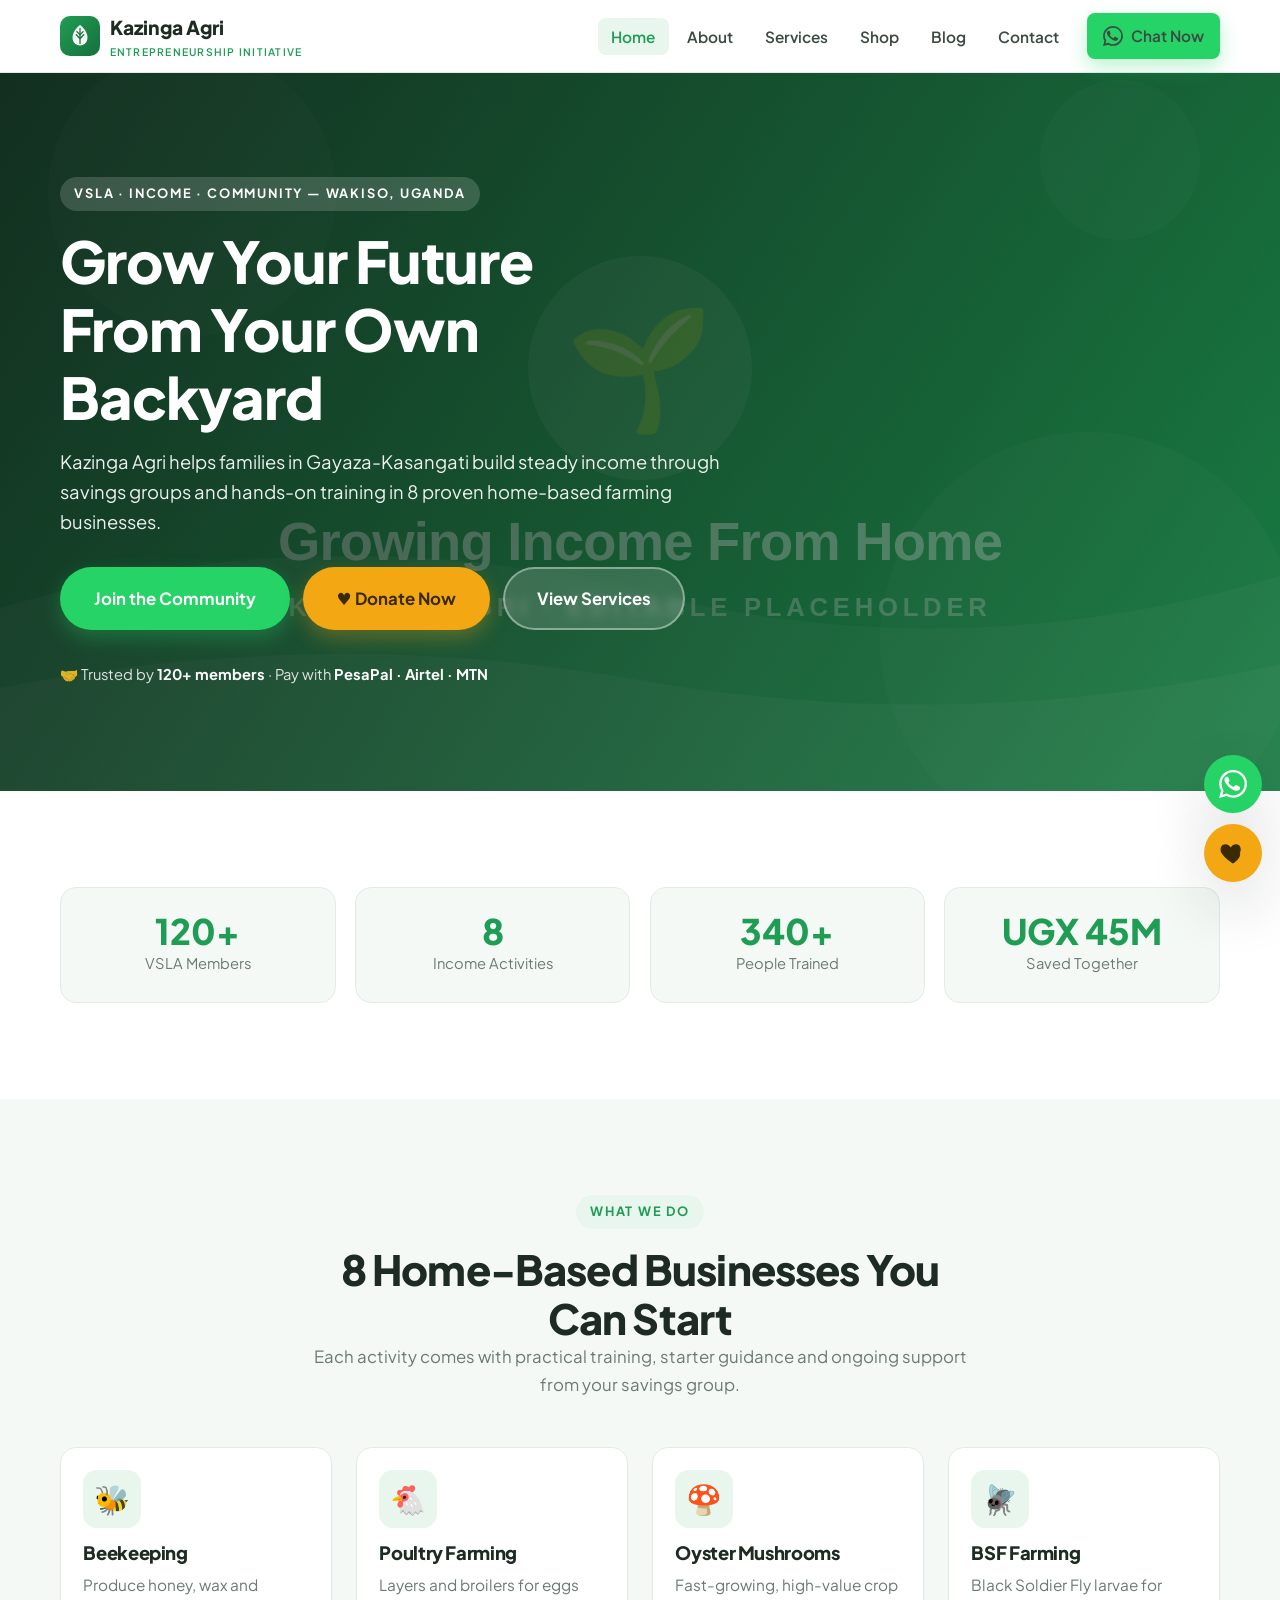
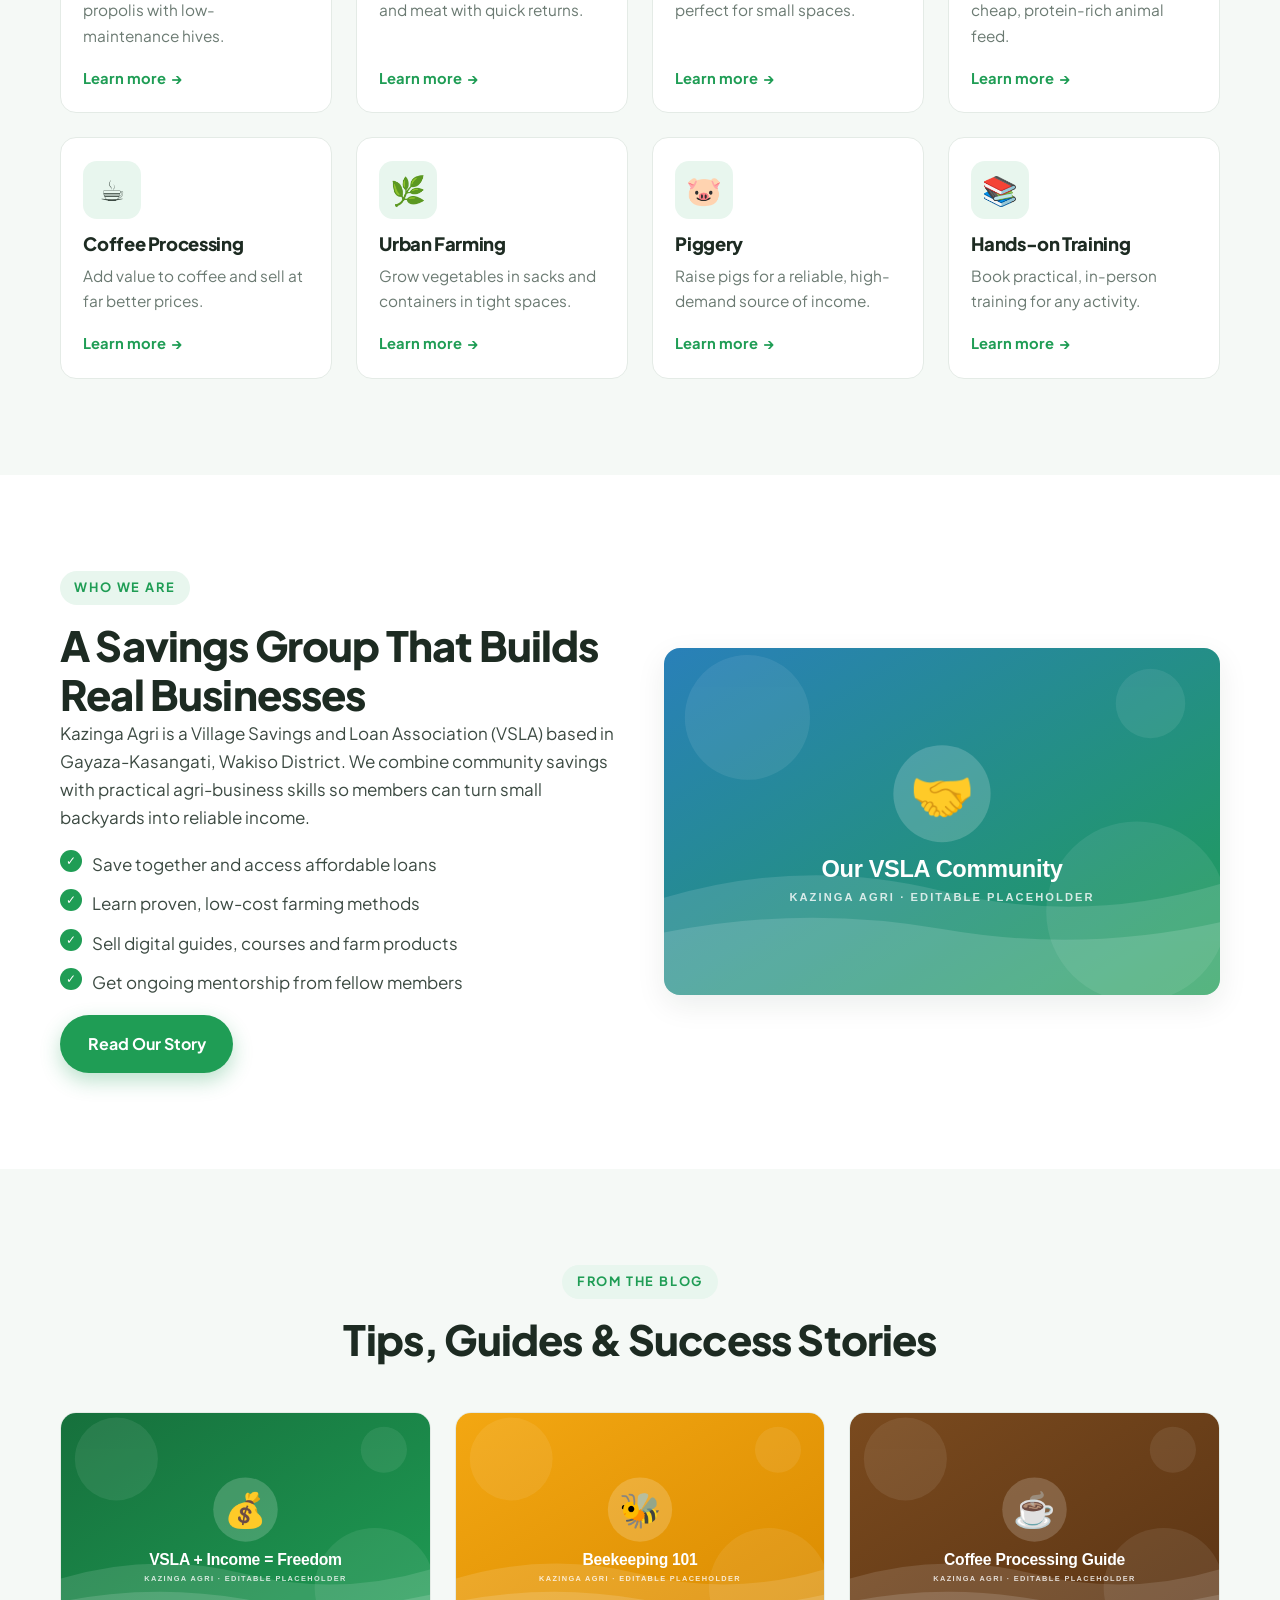
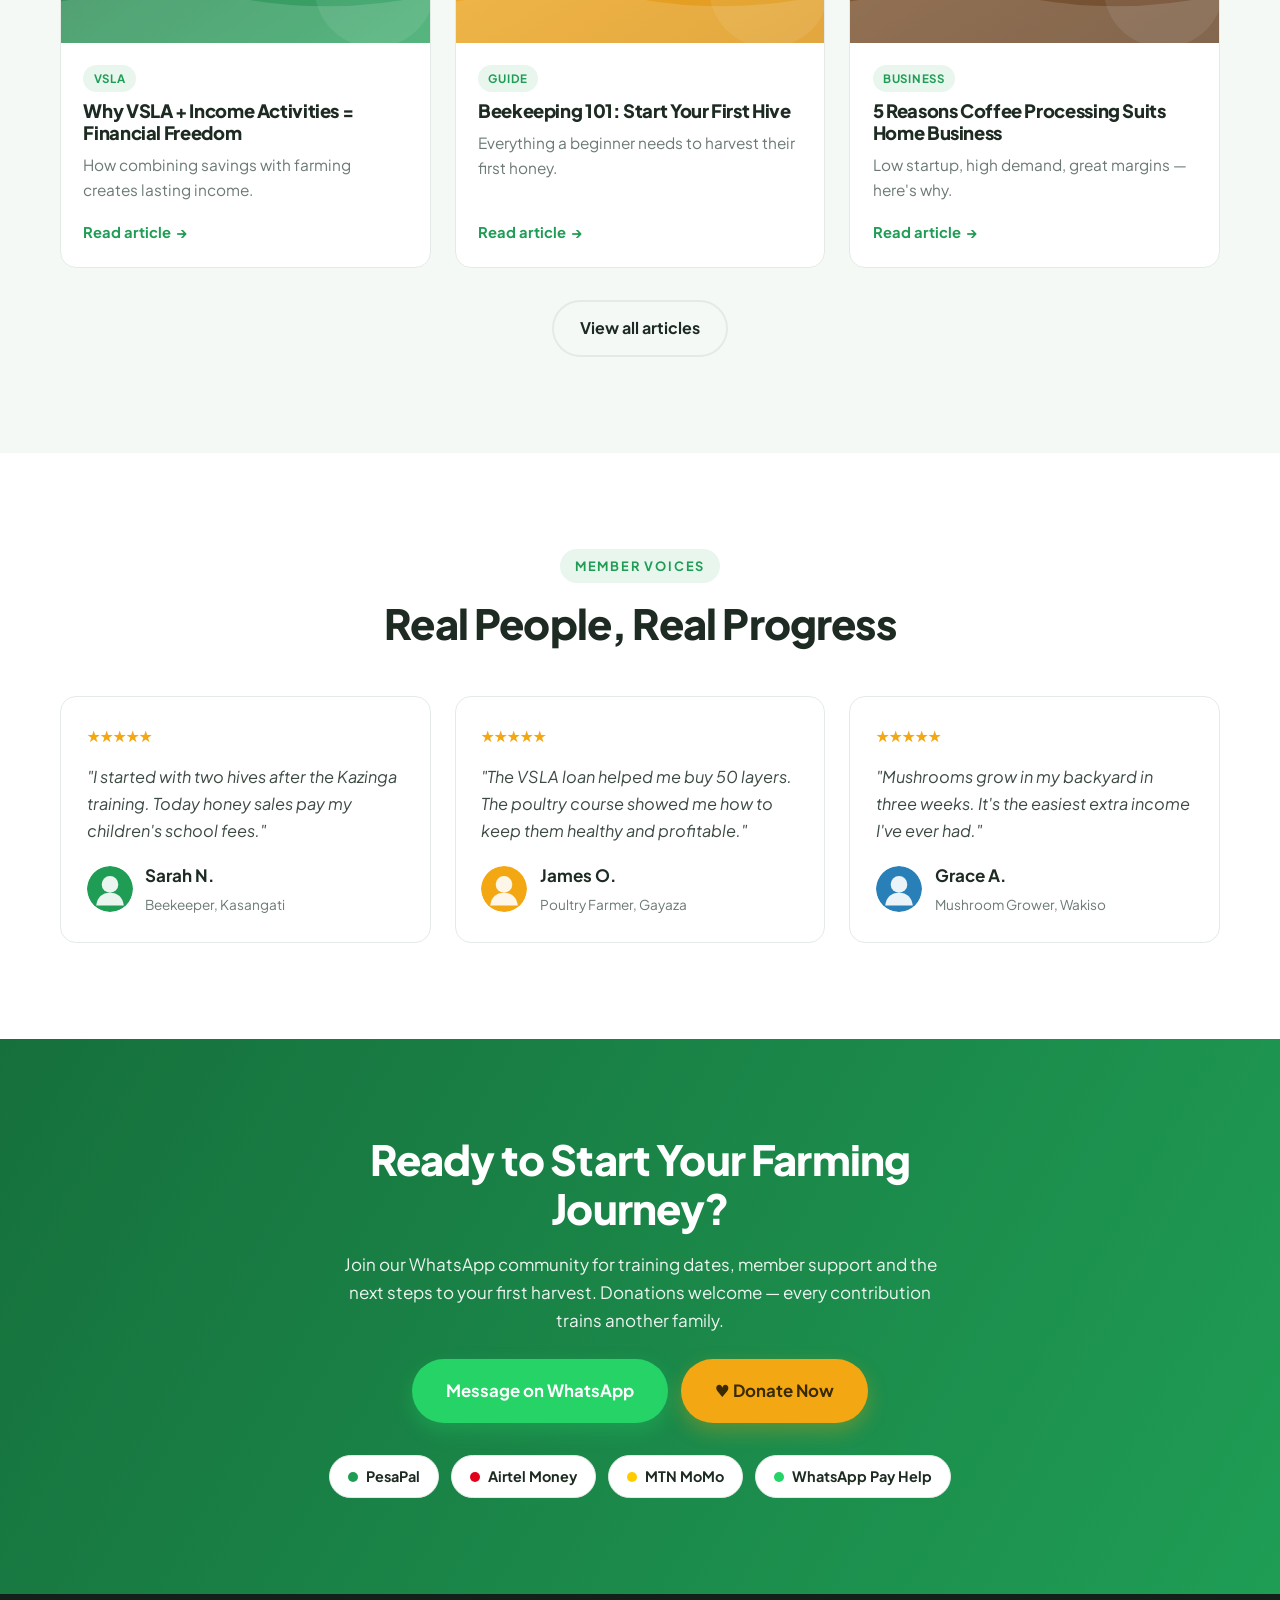
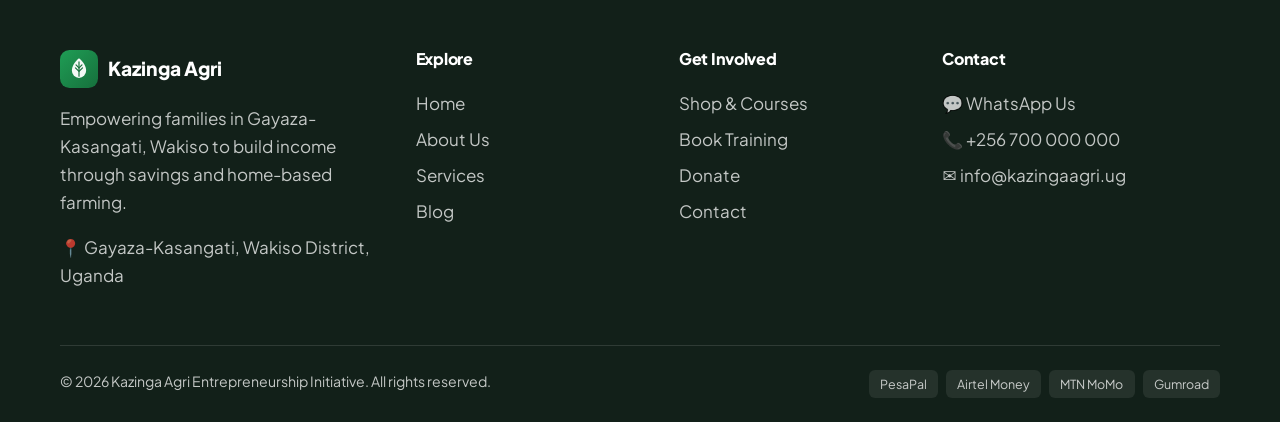
<file: index.html>
<!DOCTYPE html>
<html lang="en">
<head>
  <meta charset="UTF-8" />
  <meta name="viewport" content="width=device-width, initial-scale=1.0" />
  <title>Kazinga Agri — Grow Your Future From Home | VSLA · Training · Farming</title>
  <meta name="description" content="Kazinga Agri Entrepreneurship Initiative empowers families in Gayaza-Kasangati, Wakiso with VSLA savings, hands-on training and 8 home-based income activities — beekeeping, poultry, mushrooms, BSF, coffee, urban farming, piggery and more." />
  <meta name="keywords" content="Kazinga Agri, VSLA Uganda, beekeeping training, poultry farming, mushroom farming, urban farming Kampala, agribusiness Wakiso" />
  <meta property="og:title" content="Kazinga Agri — Grow Your Future From Home" />
  <meta property="og:description" content="VSLA savings, training and 8 home-based income activities in Wakiso, Uganda." />
  <meta property="og:type" content="website" />
  <link rel="icon" href="assets/images/placeholders/logo.svg" />
  <link rel="preconnect" href="https://fonts.googleapis.com" />
  <link rel="preconnect" href="https://fonts.gstatic.com" crossorigin />
  <link href="https://fonts.googleapis.com/css2?family=Plus+Jakarta+Sans:wght@400;600;700;800&display=swap" rel="stylesheet" />
  <link rel="stylesheet" href="assets/css/style.css" />
</head>
<body>

  <!-- ===== Header ===== -->
  <header class="site-header">
    <div class="container nav">
      <a href="index.html" class="brand">
        <img src="assets/images/placeholders/logo.svg" alt="Kazinga Agri logo" />
        <span>Kazinga Agri<small>Entrepreneurship Initiative</small></span>
      </a>
      <button class="nav-toggle" aria-label="Toggle menu"><span></span></button>
      <ul class="nav-links">
        <li><a href="index.html" class="active">Home</a></li>
        <li><a href="pages/about.html">About</a></li>
        <li><a href="pages/services.html">Services</a></li>
        <li><a href="pages/shop.html">Shop</a></li>
        <li><a href="blog/index.html">Blog</a></li>
        <li><a href="pages/contact.html">Contact</a></li>
        <li class="nav-cta"><a class="btn btn-whatsapp" data-wa="Hello Kazinga Agri! I found you on your website and want to learn more.">
          <svg viewBox="0 0 24 24" fill="currentColor"><path d="M.06 24l1.69-6.16a11.87 11.87 0 01-1.6-5.96C.16 5.34 5.5 0 12.06 0a11.82 11.82 0 018.41 3.49 11.82 11.82 0 013.48 8.41c0 6.56-5.34 11.9-11.9 11.9a11.9 11.9 0 01-5.7-1.45L.06 24zM6.6 20.13l.36.22a9.86 9.86 0 005.1 1.4 9.9 9.9 0 100-19.8 9.9 9.9 0 00-9.9 9.9 9.86 9.86 0 001.52 5.26l.24.38-1 3.65 3.68-.96zM17.5 14.3c-.08-.13-.3-.21-.62-.37s-1.92-.95-2.22-1.06-.52-.16-.74.16-.85 1.05-1.04 1.27-.38.24-.7.08a8.1 8.1 0 01-2.38-1.47 9 9 0 01-1.65-2.05c-.17-.3 0-.46.13-.62s.3-.35.45-.53a2 2 0 00.3-.5.55.55 0 00-.03-.53c-.08-.16-.74-1.78-1.01-2.43-.27-.64-.54-.55-.74-.56h-.63a1.2 1.2 0 00-.87.4 3.65 3.65 0 00-1.14 2.72A6.34 6.34 0 006.2 12a14.5 14.5 0 005.55 4.9c.78.34 1.38.54 1.85.69a4.47 4.47 0 002.05.13c.62-.1 1.92-.79 2.19-1.54.27-.76.27-1.4.19-1.54z"/></svg>
          Chat Now
        </a></li>
      </ul>
    </div>
  </header>

  <!-- ===== Hero ===== -->
  <section class="hero">
    <div class="container">
      <span class="eyebrow">VSLA · Income · Community — Wakiso, Uganda</span>
      <h1>Grow Your Future From Your Own Backyard</h1>
      <p>Kazinga Agri helps families in Gayaza-Kasangati build steady income through savings groups and hands-on training in 8 proven home-based farming businesses.</p>
      <div class="hero-actions">
        <a class="btn btn-whatsapp btn-lg" data-wa="Hello Kazinga Agri! I'd like to join your VSLA community.">Join the Community</a>
        <a class="btn btn-gold btn-lg" data-donate>♥ Donate Now</a>
        <a class="btn btn-ghost-light btn-lg" href="pages/services.html">View Services</a>
      </div>
      <div class="hero-trust">
        <span>🤝 Trusted by <strong>120+ members</strong> · Pay with <strong>PesaPal · Airtel · MTN</strong></span>
      </div>
    </div>
  </section>

  <!-- ===== Stats ===== -->
  <section>
    <div class="container">
      <div class="stats reveal">
        <div class="stat"><b>120+</b><span>VSLA Members</span></div>
        <div class="stat"><b>8</b><span>Income Activities</span></div>
        <div class="stat"><b>340+</b><span>People Trained</span></div>
        <div class="stat"><b>UGX 45M</b><span>Saved Together</span></div>
      </div>
    </div>
  </section>

  <!-- ===== Services ===== -->
  <section class="bg-soft">
    <div class="container">
      <div class="section-head reveal">
        <span class="eyebrow">What We Do</span>
        <h2>8 Home-Based Businesses You Can Start</h2>
        <p>Each activity comes with practical training, starter guidance and ongoing support from your savings group.</p>
      </div>
      <div class="grid grid-4 reveal">
        <article class="card service-card"><div class="card-body"><div class="icon">🐝</div><h3>Beekeeping</h3><p>Produce honey, wax and propolis with low-maintenance hives.</p><a class="card-link" href="pages/services.html#beekeeping">Learn more</a></div></article>
        <article class="card service-card"><div class="card-body"><div class="icon">🐔</div><h3>Poultry Farming</h3><p>Layers and broilers for eggs and meat with quick returns.</p><a class="card-link" href="pages/services.html#poultry">Learn more</a></div></article>
        <article class="card service-card"><div class="card-body"><div class="icon">🍄</div><h3>Oyster Mushrooms</h3><p>Fast-growing, high-value crop perfect for small spaces.</p><a class="card-link" href="pages/services.html#mushroom">Learn more</a></div></article>
        <article class="card service-card"><div class="card-body"><div class="icon">🪰</div><h3>BSF Farming</h3><p>Black Soldier Fly larvae for cheap, protein-rich animal feed.</p><a class="card-link" href="pages/services.html#bsf">Learn more</a></div></article>
        <article class="card service-card"><div class="card-body"><div class="icon">☕</div><h3>Coffee Processing</h3><p>Add value to coffee and sell at far better prices.</p><a class="card-link" href="pages/services.html#coffee">Learn more</a></div></article>
        <article class="card service-card"><div class="card-body"><div class="icon">🌿</div><h3>Urban Farming</h3><p>Grow vegetables in sacks and containers in tight spaces.</p><a class="card-link" href="pages/services.html#urban">Learn more</a></div></article>
        <article class="card service-card"><div class="card-body"><div class="icon">🐷</div><h3>Piggery</h3><p>Raise pigs for a reliable, high-demand source of income.</p><a class="card-link" href="pages/services.html#piggery">Learn more</a></div></article>
        <article class="card service-card"><div class="card-body"><div class="icon">📚</div><h3>Hands-on Training</h3><p>Book practical, in-person training for any activity.</p><a class="card-link" href="pages/services.html#training">Learn more</a></div></article>
      </div>
    </div>
  </section>

  <!-- ===== About split ===== -->
  <section>
    <div class="container split">
      <div class="reveal">
        <span class="eyebrow">Who We Are</span>
        <h2>A Savings Group That Builds Real Businesses</h2>
        <p>Kazinga Agri is a Village Savings and Loan Association (VSLA) based in Gayaza-Kasangati, Wakiso District. We combine community savings with practical agri-business skills so members can turn small backyards into reliable income.</p>
        <ul>
          <li>Save together and access affordable loans</li>
          <li>Learn proven, low-cost farming methods</li>
          <li>Sell digital guides, courses and farm products</li>
          <li>Get ongoing mentorship from fellow members</li>
        </ul>
        <a class="btn btn-primary" href="pages/about.html">Read Our Story</a>
      </div>
      <div class="split-img-wrap reveal">
        <img src="assets/images/placeholders/about.svg" alt="Kazinga Agri VSLA members meeting" loading="lazy" />
      </div>
    </div>
  </section>

  <!-- ===== Featured blog ===== -->
  <section class="bg-soft">
    <div class="container">
      <div class="section-head reveal">
        <span class="eyebrow">From the Blog</span>
        <h2>Tips, Guides & Success Stories</h2>
      </div>
      <div class="grid grid-3 reveal">
        <article class="card">
          <a class="card-img" href="blog/why-vsla-income/index.html"><img src="assets/images/placeholders/blog-vsla.svg" alt="" loading="lazy" /></a>
          <div class="card-body"><span class="card-tag">VSLA</span><h3>Why VSLA + Income Activities = Financial Freedom</h3><p>How combining savings with farming creates lasting income.</p><a class="card-link" href="blog/why-vsla-income/index.html">Read article</a></div>
        </article>
        <article class="card">
          <a class="card-img" href="blog/beekeeping-101/index.html"><img src="assets/images/placeholders/blog-beekeeping.svg" alt="" loading="lazy" /></a>
          <div class="card-body"><span class="card-tag">Guide</span><h3>Beekeeping 101: Start Your First Hive</h3><p>Everything a beginner needs to harvest their first honey.</p><a class="card-link" href="blog/beekeeping-101/index.html">Read article</a></div>
        </article>
        <article class="card">
          <a class="card-img" href="blog/coffee-processing/index.html"><img src="assets/images/placeholders/blog-coffee.svg" alt="" loading="lazy" /></a>
          <div class="card-body"><span class="card-tag">Business</span><h3>5 Reasons Coffee Processing Suits Home Business</h3><p>Low startup, high demand, great margins — here's why.</p><a class="card-link" href="blog/coffee-processing/index.html">Read article</a></div>
        </article>
      </div>
      <div class="center" style="margin-top:2rem"><a class="btn btn-outline" href="blog/index.html">View all articles</a></div>
    </div>
  </section>

  <!-- ===== Testimonials ===== -->
  <section>
    <div class="container">
      <div class="section-head reveal">
        <span class="eyebrow">Member Voices</span>
        <h2>Real People, Real Progress</h2>
      </div>
      <div class="grid grid-3 reveal">
        <div class="quote"><div class="stars">★★★★★</div><p>"I started with two hives after the Kazinga training. Today honey sales pay my children's school fees."</p><div class="quote-by"><img src="assets/images/placeholders/avatar-1.svg" alt="" /><div><b>Sarah N.</b><span>Beekeeper, Kasangati</span></div></div></div>
        <div class="quote"><div class="stars">★★★★★</div><p>"The VSLA loan helped me buy 50 layers. The poultry course showed me how to keep them healthy and profitable."</p><div class="quote-by"><img src="assets/images/placeholders/avatar-2.svg" alt="" /><div><b>James O.</b><span>Poultry Farmer, Gayaza</span></div></div></div>
        <div class="quote"><div class="stars">★★★★★</div><p>"Mushrooms grow in my backyard in three weeks. It's the easiest extra income I've ever had."</p><div class="quote-by"><img src="assets/images/placeholders/avatar-3.svg" alt="" /><div><b>Grace A.</b><span>Mushroom Grower, Wakiso</span></div></div></div>
      </div>
    </div>
  </section>

  <!-- ===== CTA band ===== -->
  <section class="bg-green cta-band">
    <div class="container reveal">
      <h2>Ready to Start Your Farming Journey?</h2>
      <p>Join our WhatsApp community for training dates, member support and the next steps to your first harvest. Donations welcome — every contribution trains another family.</p>
      <div class="cta-actions">
        <a class="btn btn-whatsapp btn-lg" data-wa="Hello Kazinga Agri! I'm ready to start. Please tell me the next steps.">Message on WhatsApp</a>
        <a class="btn btn-gold btn-lg" data-donate>♥ Donate Now</a>
      </div>
      <div class="pay-badges" style="margin-top:2rem">
        <span class="pay-badge"><i class="dot" style="background:#1f9d55"></i> PesaPal</span>
        <span class="pay-badge"><i class="dot" style="background:#e2001a"></i> Airtel Money</span>
        <span class="pay-badge"><i class="dot" style="background:#ffcc00"></i> MTN MoMo</span>
        <span class="pay-badge"><i class="dot" style="background:#25d366"></i> WhatsApp Pay Help</span>
      </div>
    </div>
  </section>

  <!-- ===== Footer ===== -->
  <footer class="site-footer">
    <div class="container">
      <div class="footer-grid">
        <div>
          <div class="footer-brand"><img src="assets/images/placeholders/logo.svg" alt="" /> Kazinga Agri</div>
          <p>Empowering families in Gayaza-Kasangati, Wakiso to build income through savings and home-based farming.</p>
          <p>📍 Gayaza-Kasangati, Wakiso District, Uganda</p>
        </div>
        <div>
          <h4>Explore</h4>
          <a href="index.html">Home</a><a href="pages/about.html">About Us</a><a href="pages/services.html">Services</a><a href="blog/index.html">Blog</a>
        </div>
        <div>
          <h4>Get Involved</h4>
          <a href="pages/shop.html">Shop & Courses</a><a href="pages/services.html#training">Book Training</a><a data-donate href="#">Donate</a><a href="pages/contact.html">Contact</a>
        </div>
        <div>
          <h4>Contact</h4>
          <a data-wa="Hello Kazinga Agri!">💬 WhatsApp Us</a>
          <a href="tel:+256700000000">📞 +256 700 000 000</a>
          <a href="mailto:info@kazingaagri.ug">✉ info@kazingaagri.ug</a>
        </div>
      </div>
      <div class="footer-bottom">
        <span>© <span id="year">2026</span> Kazinga Agri Entrepreneurship Initiative. All rights reserved.</span>
        <div class="footer-pay"><span>PesaPal</span><span>Airtel Money</span><span>MTN MoMo</span><span>Gumroad</span></div>
      </div>
    </div>
  </footer>

  <!-- ===== Floating buttons ===== -->
  <div class="floaters">
    <a class="floater wa" data-wa="Hello Kazinga Agri!" aria-label="Chat on WhatsApp">
      <span class="tip">Chat on WhatsApp</span>
      <svg viewBox="0 0 24 24" fill="currentColor"><path d="M.06 24l1.69-6.16a11.87 11.87 0 01-1.6-5.96C.16 5.34 5.5 0 12.06 0a11.82 11.82 0 018.41 3.49 11.82 11.82 0 013.48 8.41c0 6.56-5.34 11.9-11.9 11.9a11.9 11.9 0 01-5.7-1.45L.06 24zM6.6 20.13l.36.22a9.86 9.86 0 005.1 1.4 9.9 9.9 0 100-19.8 9.9 9.9 0 00-9.9 9.9 9.86 9.86 0 001.52 5.26l.24.38-1 3.65 3.68-.96zM17.5 14.3c-.08-.13-.3-.21-.62-.37s-1.92-.95-2.22-1.06-.52-.16-.74.16-.85 1.05-1.04 1.27-.38.24-.7.08a8.1 8.1 0 01-2.38-1.47 9 9 0 01-1.65-2.05c-.17-.3 0-.46.13-.62s.3-.35.45-.53a2 2 0 00.3-.5.55.55 0 00-.03-.53c-.08-.16-.74-1.78-1.01-2.43-.27-.64-.54-.55-.74-.56h-.63a1.2 1.2 0 00-.87.4 3.65 3.65 0 00-1.14 2.72A6.34 6.34 0 006.2 12a14.5 14.5 0 005.55 4.9c.78.34 1.38.54 1.85.69a4.47 4.47 0 002.05.13c.62-.1 1.92-.79 2.19-1.54.27-.76.27-1.4.19-1.54z"/></svg>
    </a>
    <a class="floater donate" data-donate aria-label="Donate">
      <span class="tip">Donate</span>
      <svg viewBox="0 0 24 24" fill="currentColor"><path d="M12 21s-7.5-4.6-10-9.3C.4 8.3 1.9 4.5 5.4 4.5c2 0 3.4 1.1 4.3 2.4l.3.4.3-.4c.9-1.3 2.3-2.4 4.3-2.4 3.5 0 5 3.8 3.4 7.2C19.5 16.4 12 21 12 21z"/></svg>
    </a>
  </div>

  <script src="assets/js/main.js"></script>
</body>
</html>
</file>
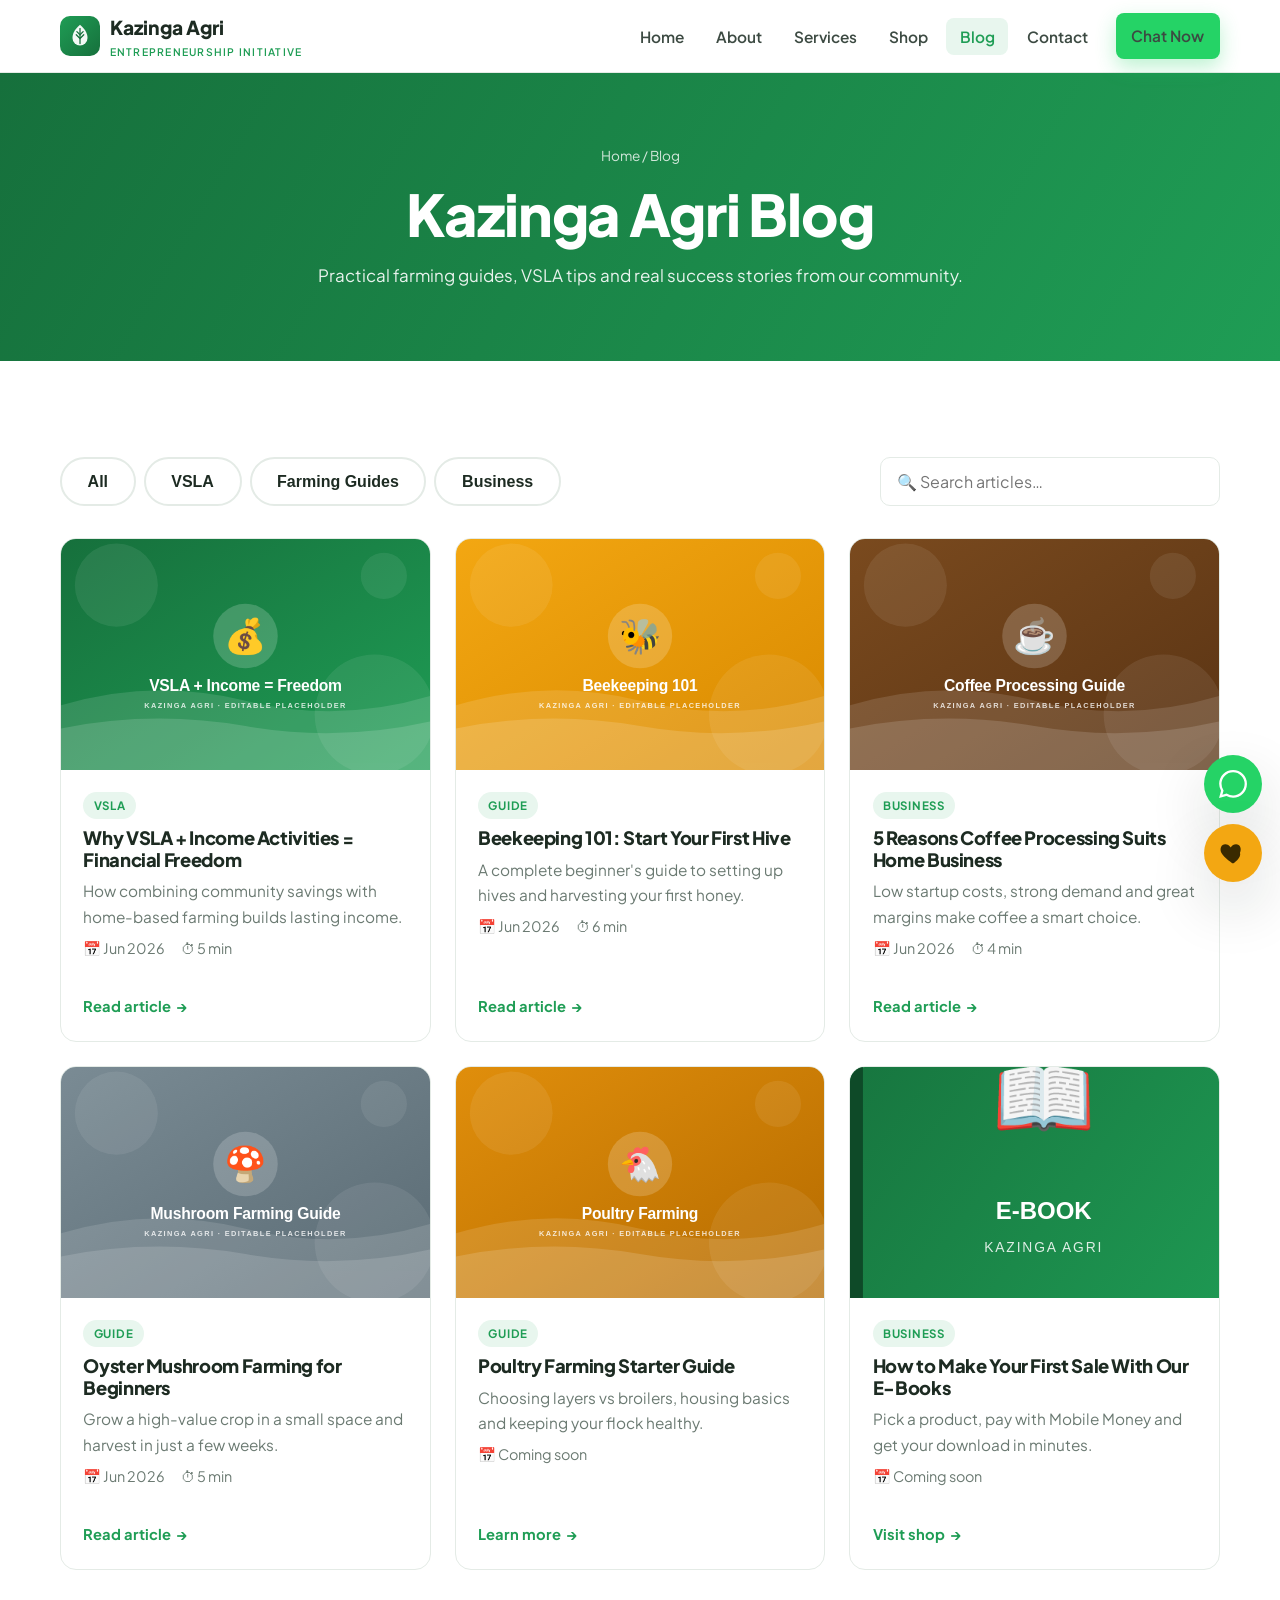
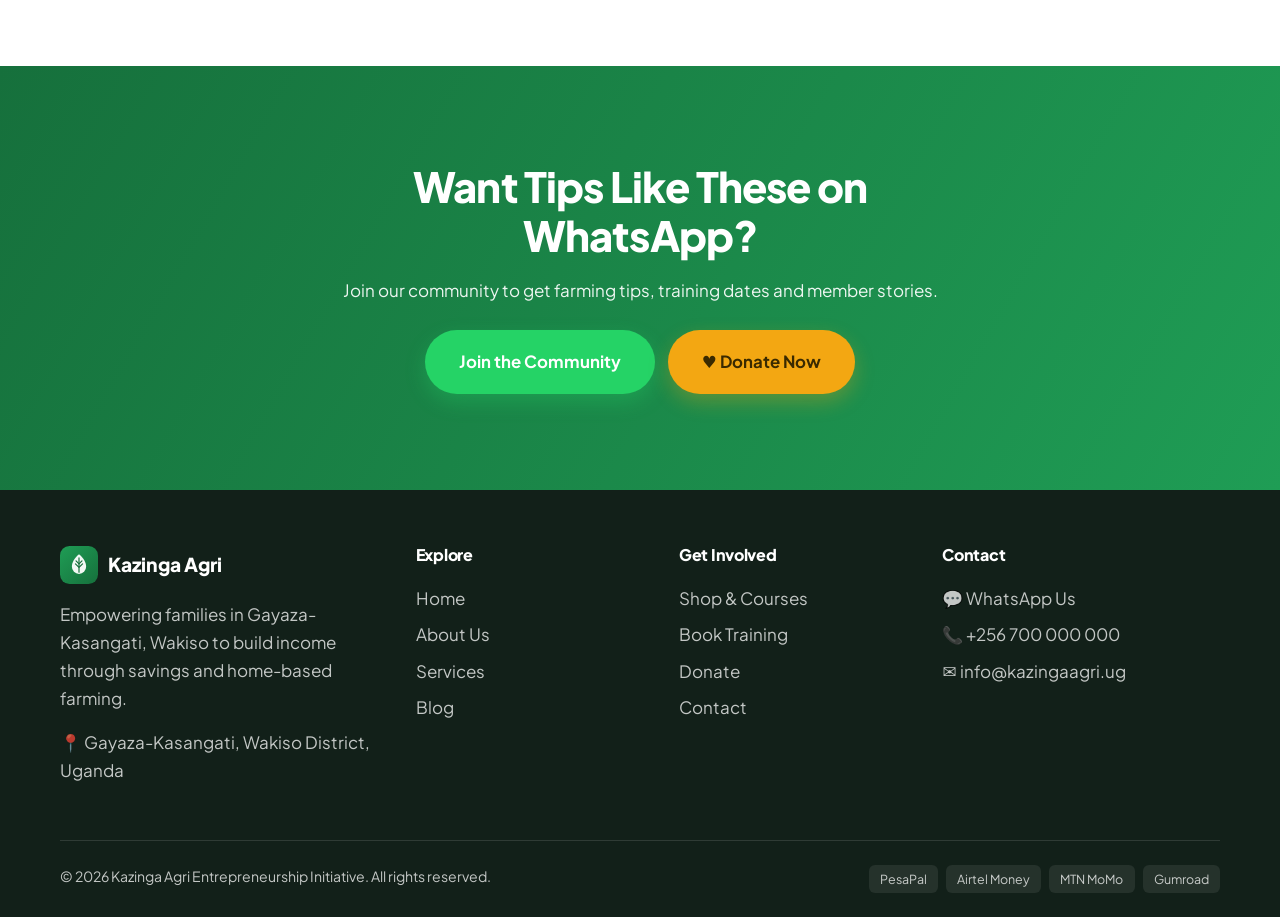
<file: blog/index.html>
<!DOCTYPE html>
<html lang="en">
<head>
  <meta charset="UTF-8" />
  <meta name="viewport" content="width=device-width, initial-scale=1.0" />
  <title>Blog — Tips, Guides & Success Stories | Kazinga Agri</title>
  <meta name="description" content="Farming guides, VSLA tips and member success stories from Kazinga Agri in Wakiso, Uganda." />
  <link rel="icon" href="../assets/images/placeholders/logo.svg" />
  <link rel="preconnect" href="https://fonts.googleapis.com" /><link rel="preconnect" href="https://fonts.gstatic.com" crossorigin />
  <link href="https://fonts.googleapis.com/css2?family=Plus+Jakarta+Sans:wght@400;600;700;800&display=swap" rel="stylesheet" />
  <link rel="stylesheet" href="../assets/css/style.css" />
</head>
<body>
  <header class="site-header">
    <div class="container nav">
      <a href="../index.html" class="brand"><img src="../assets/images/placeholders/logo.svg" alt="Kazinga Agri logo" /><span>Kazinga Agri<small>Entrepreneurship Initiative</small></span></a>
      <button class="nav-toggle" aria-label="Toggle menu"><span></span></button>
      <ul class="nav-links">
        <li><a href="../index.html">Home</a></li><li><a href="../pages/about.html">About</a></li>
        <li><a href="../pages/services.html">Services</a></li><li><a href="../pages/shop.html">Shop</a></li>
        <li><a href="index.html" class="active">Blog</a></li><li><a href="../pages/contact.html">Contact</a></li>
        <li class="nav-cta"><a class="btn btn-whatsapp" data-wa="Hello Kazinga Agri!">Chat Now</a></li>
      </ul>
    </div>
  </header>

  <section class="page-hero">
    <div class="container">
      <div class="crumbs"><a href="../index.html">Home</a> / Blog</div>
      <h1>Kazinga Agri Blog</h1>
      <p>Practical farming guides, VSLA tips and real success stories from our community.</p>
    </div>
  </section>

  <section>
    <div class="container">
      <!-- Search + filters -->
      <div class="reveal" style="display:flex;flex-wrap:wrap;gap:1rem;justify-content:space-between;align-items:center;margin-bottom:2rem">
        <div style="display:flex;flex-wrap:wrap;gap:.5rem">
          <button class="btn btn-outline active" data-filter="all">All</button>
          <button class="btn btn-outline" data-filter="vsla">VSLA</button>
          <button class="btn btn-outline" data-filter="guide">Farming Guides</button>
          <button class="btn btn-outline" data-filter="business">Business</button>
        </div>
        <div class="field" style="min-width:240px;flex:1;max-width:340px"><input id="blog-search" type="search" placeholder="🔍 Search articles…" /></div>
      </div>

      <div class="grid grid-3 reveal">
        <article class="card" data-post data-cat="vsla">
          <a class="card-img" href="why-vsla-income/index.html"><img src="../assets/images/placeholders/blog-vsla.svg" alt="" loading="lazy" /></a>
          <div class="card-body"><span class="card-tag">VSLA</span><h3>Why VSLA + Income Activities = Financial Freedom</h3><p>How combining community savings with home-based farming builds lasting income.</p><div class="article-meta"><span>📅 Jun 2026</span><span>⏱ 5 min</span></div><a class="card-link" href="why-vsla-income/index.html">Read article</a></div>
        </article>
        <article class="card" data-post data-cat="guide">
          <a class="card-img" href="beekeeping-101/index.html"><img src="../assets/images/placeholders/blog-beekeeping.svg" alt="" loading="lazy" /></a>
          <div class="card-body"><span class="card-tag">Guide</span><h3>Beekeeping 101: Start Your First Hive</h3><p>A complete beginner's guide to setting up hives and harvesting your first honey.</p><div class="article-meta"><span>📅 Jun 2026</span><span>⏱ 6 min</span></div><a class="card-link" href="beekeeping-101/index.html">Read article</a></div>
        </article>
        <article class="card" data-post data-cat="business">
          <a class="card-img" href="coffee-processing/index.html"><img src="../assets/images/placeholders/blog-coffee.svg" alt="" loading="lazy" /></a>
          <div class="card-body"><span class="card-tag">Business</span><h3>5 Reasons Coffee Processing Suits Home Business</h3><p>Low startup costs, strong demand and great margins make coffee a smart choice.</p><div class="article-meta"><span>📅 Jun 2026</span><span>⏱ 4 min</span></div><a class="card-link" href="coffee-processing/index.html">Read article</a></div>
        </article>
        <article class="card" data-post data-cat="guide">
          <a class="card-img" href="mushroom-farming/index.html"><img src="../assets/images/placeholders/blog-mushroom.svg" alt="" loading="lazy" /></a>
          <div class="card-body"><span class="card-tag">Guide</span><h3>Oyster Mushroom Farming for Beginners</h3><p>Grow a high-value crop in a small space and harvest in just a few weeks.</p><div class="article-meta"><span>📅 Jun 2026</span><span>⏱ 5 min</span></div><a class="card-link" href="mushroom-farming/index.html">Read article</a></div>
        </article>
        <article class="card" data-post data-cat="guide">
          <a class="card-img" href="../pages/services.html#poultry"><img src="../assets/images/placeholders/service-poultry.svg" alt="" loading="lazy" /></a>
          <div class="card-body"><span class="card-tag">Guide</span><h3>Poultry Farming Starter Guide</h3><p>Choosing layers vs broilers, housing basics and keeping your flock healthy.</p><div class="article-meta"><span>📅 Coming soon</span></div><a class="card-link" href="../pages/services.html#poultry">Learn more</a></div>
        </article>
        <article class="card" data-post data-cat="business">
          <a class="card-img" href="../pages/shop.html"><img src="../assets/images/placeholders/ebook.svg" alt="" loading="lazy" /></a>
          <div class="card-body"><span class="card-tag">Business</span><h3>How to Make Your First Sale With Our E-Books</h3><p>Pick a product, pay with Mobile Money and get your download in minutes.</p><div class="article-meta"><span>📅 Coming soon</span></div><a class="card-link" href="../pages/shop.html">Visit shop</a></div>
        </article>
      </div>
    </div>
  </section>

  <section class="bg-green cta-band">
    <div class="container reveal">
      <h2>Want Tips Like These on WhatsApp?</h2>
      <p>Join our community to get farming tips, training dates and member stories.</p>
      <div class="cta-actions"><a class="btn btn-whatsapp btn-lg" data-wa="Hello Kazinga Agri! I'd like to receive your farming tips on WhatsApp.">Join the Community</a><a class="btn btn-gold btn-lg" data-donate>♥ Donate Now</a></div>
    </div>
  </section>

  <footer class="site-footer">
    <div class="container">
      <div class="footer-grid">
        <div><div class="footer-brand"><img src="../assets/images/placeholders/logo.svg" alt="" /> Kazinga Agri</div><p>Empowering families in Gayaza-Kasangati, Wakiso to build income through savings and home-based farming.</p><p>📍 Gayaza-Kasangati, Wakiso District, Uganda</p></div>
        <div><h4>Explore</h4><a href="../index.html">Home</a><a href="../pages/about.html">About Us</a><a href="../pages/services.html">Services</a><a href="index.html">Blog</a></div>
        <div><h4>Get Involved</h4><a href="../pages/shop.html">Shop & Courses</a><a href="../pages/services.html#book">Book Training</a><a data-donate href="#">Donate</a><a href="../pages/contact.html">Contact</a></div>
        <div><h4>Contact</h4><a data-wa="Hello Kazinga Agri!">💬 WhatsApp Us</a><a href="tel:+256700000000">📞 +256 700 000 000</a><a href="mailto:info@kazingaagri.ug">✉ info@kazingaagri.ug</a></div>
      </div>
      <div class="footer-bottom"><span>© <span id="year">2026</span> Kazinga Agri Entrepreneurship Initiative. All rights reserved.</span><div class="footer-pay"><span>PesaPal</span><span>Airtel Money</span><span>MTN MoMo</span><span>Gumroad</span></div></div>
    </div>
  </footer>

  <div class="floaters">
    <a class="floater wa" data-wa="Hello Kazinga Agri!" aria-label="Chat on WhatsApp"><span class="tip">Chat on WhatsApp</span><svg viewBox="0 0 24 24" fill="currentColor"><path d="M.06 24l1.69-6.16a11.87 11.87 0 01-1.6-5.96C.16 5.34 5.5 0 12.06 0a11.82 11.82 0 018.41 3.49 11.82 11.82 0 013.48 8.41c0 6.56-5.34 11.9-11.9 11.9a11.9 11.9 0 01-5.7-1.45L.06 24zM6.6 20.13l.36.22a9.86 9.86 0 005.1 1.4 9.9 9.9 0 100-19.8 9.9 9.9 0 00-9.9 9.9 9.86 9.86 0 001.52 5.26l.24.38-1 3.65 3.68-.96z"/></svg></a>
    <a class="floater donate" data-donate aria-label="Donate"><span class="tip">Donate</span><svg viewBox="0 0 24 24" fill="currentColor"><path d="M12 21s-7.5-4.6-10-9.3C.4 8.3 1.9 4.5 5.4 4.5c2 0 3.4 1.1 4.3 2.4l.3.4.3-.4c.9-1.3 2.3-2.4 4.3-2.4 3.5 0 5 3.8 3.4 7.2C19.5 16.4 12 21 12 21z"/></svg></a>
  </div>
  <script src="../assets/js/main.js"></script>
</body>
</html>
</file>
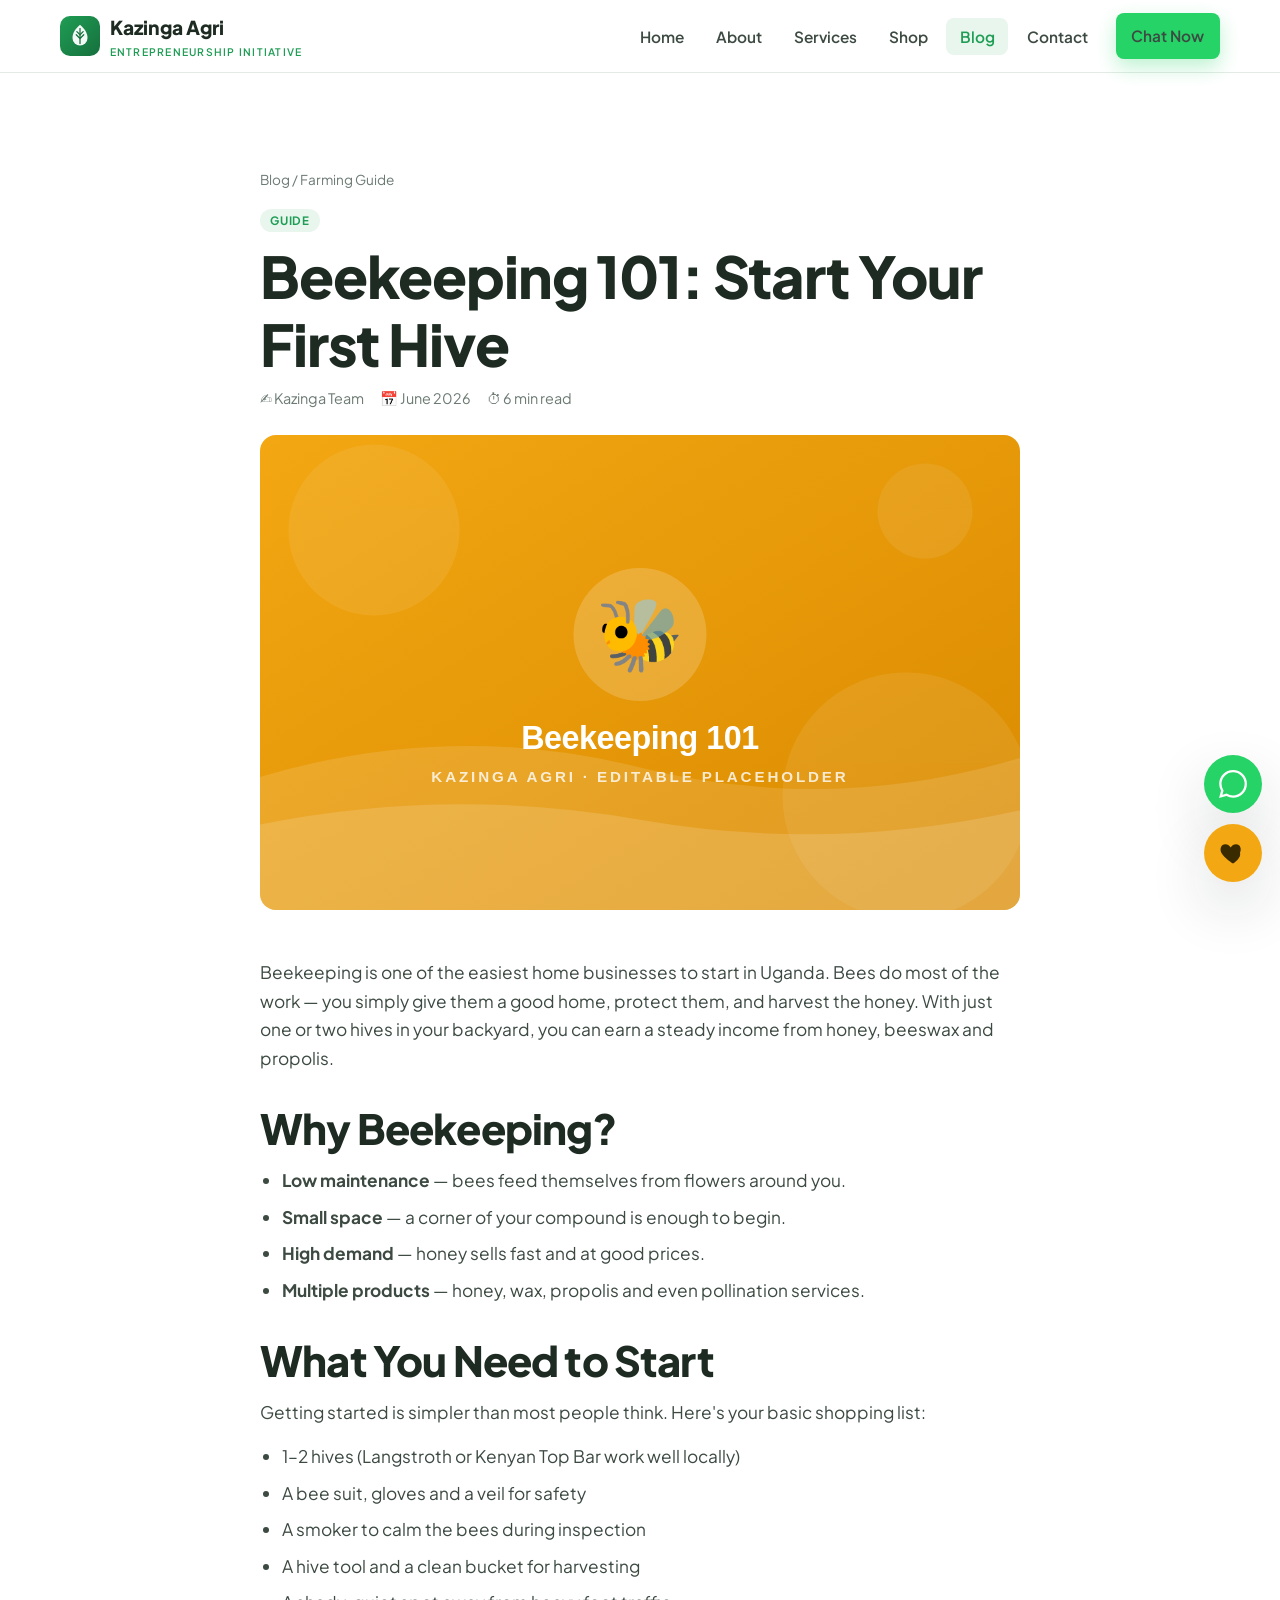
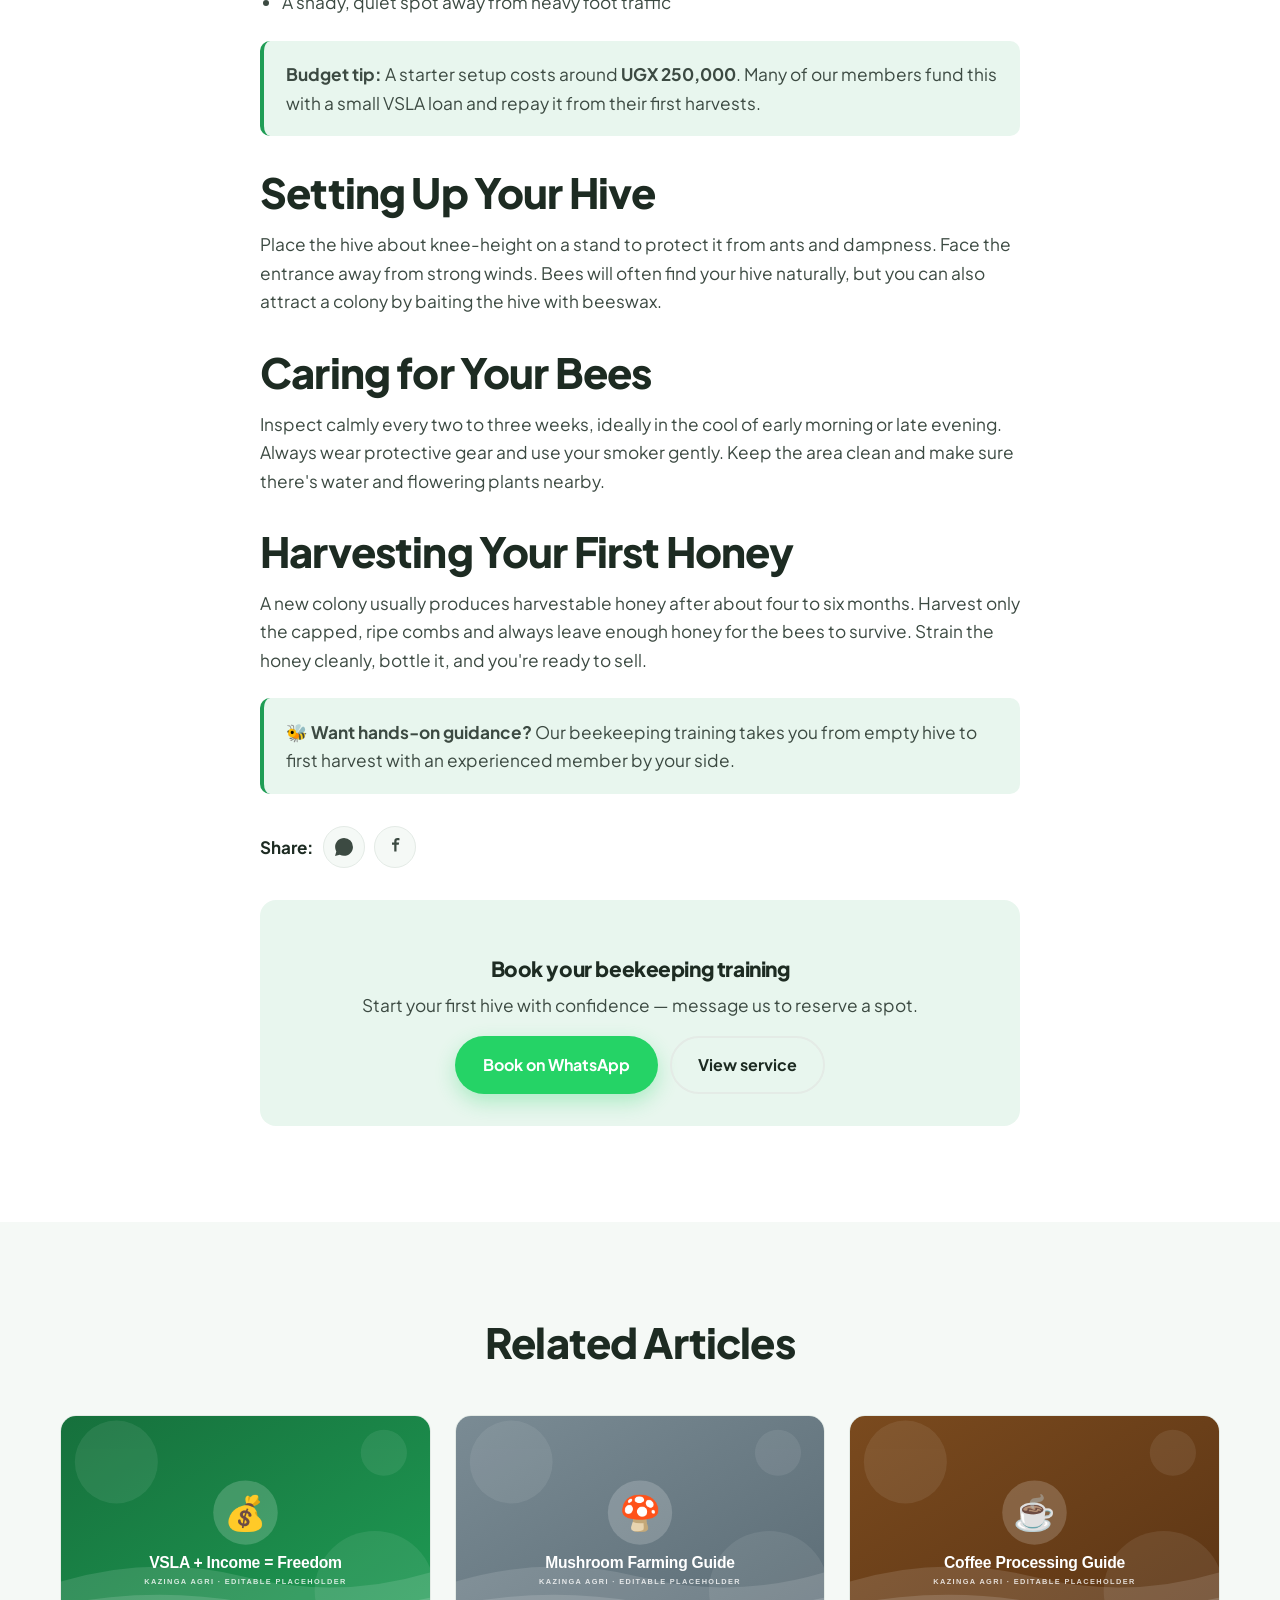
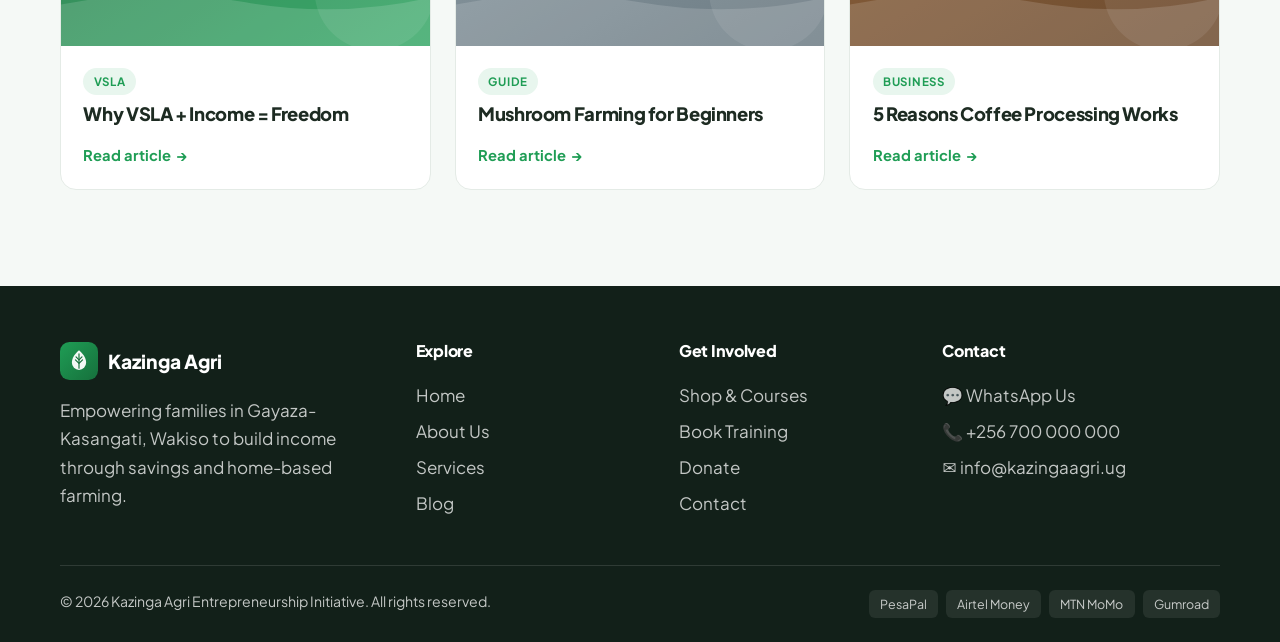
<file: blog/beekeeping-101/index.html>
<!DOCTYPE html>
<html lang="en">
<head>
  <meta charset="UTF-8" />
  <meta name="viewport" content="width=device-width, initial-scale=1.0" />
  <title>Beekeeping 101: Start Your First Hive | Kazinga Agri</title>
  <meta name="description" content="A beginner's guide to beekeeping in Uganda — hives, bees, safety and harvesting your first honey with Kazinga Agri." />
  <link rel="icon" href="../../assets/images/placeholders/logo.svg" />
  <link rel="preconnect" href="https://fonts.googleapis.com" /><link rel="preconnect" href="https://fonts.gstatic.com" crossorigin />
  <link href="https://fonts.googleapis.com/css2?family=Plus+Jakarta+Sans:wght@400;600;700;800&display=swap" rel="stylesheet" />
  <link rel="stylesheet" href="../../assets/css/style.css" />
</head>
<body>
  <header class="site-header">
    <div class="container nav">
      <a href="../../index.html" class="brand"><img src="../../assets/images/placeholders/logo.svg" alt="Kazinga Agri logo" /><span>Kazinga Agri<small>Entrepreneurship Initiative</small></span></a>
      <button class="nav-toggle" aria-label="Toggle menu"><span></span></button>
      <ul class="nav-links">
        <li><a href="../../index.html">Home</a></li><li><a href="../../pages/about.html">About</a></li>
        <li><a href="../../pages/services.html">Services</a></li><li><a href="../../pages/shop.html">Shop</a></li>
        <li><a href="../index.html" class="active">Blog</a></li><li><a href="../../pages/contact.html">Contact</a></li>
        <li class="nav-cta"><a class="btn btn-whatsapp" data-wa="Hello Kazinga Agri!">Chat Now</a></li>
      </ul>
    </div>
  </header>

  <article>
    <section style="padding-bottom:0">
      <div class="container article">
        <div class="crumbs" style="color:var(--muted)"><a href="../index.html">Blog</a> / Farming Guide</div>
        <span class="card-tag">Guide</span>
        <h1 style="margin:.6rem 0">Beekeeping 101: Start Your First Hive</h1>
        <div class="article-meta"><span>✍️ Kazinga Team</span><span>📅 June 2026</span><span>⏱ 6 min read</span></div>
        <img src="../../assets/images/placeholders/blog-beekeeping.svg" alt="Beekeeping for beginners" />
      </div>
    </section>

    <section style="padding-top:1.5rem">
      <div class="container article">
        <p>Beekeeping is one of the easiest home businesses to start in Uganda. Bees do most of the work — you simply give them a good home, protect them, and harvest the honey. With just one or two hives in your backyard, you can earn a steady income from honey, beeswax and propolis.</p>

        <h2>Why Beekeeping?</h2>
        <ul>
          <li><strong>Low maintenance</strong> — bees feed themselves from flowers around you.</li>
          <li><strong>Small space</strong> — a corner of your compound is enough to begin.</li>
          <li><strong>High demand</strong> — honey sells fast and at good prices.</li>
          <li><strong>Multiple products</strong> — honey, wax, propolis and even pollination services.</li>
        </ul>

        <h2>What You Need to Start</h2>
        <p>Getting started is simpler than most people think. Here's your basic shopping list:</p>
        <ul>
          <li>1–2 hives (Langstroth or Kenyan Top Bar work well locally)</li>
          <li>A bee suit, gloves and a veil for safety</li>
          <li>A smoker to calm the bees during inspection</li>
          <li>A hive tool and a clean bucket for harvesting</li>
          <li>A shady, quiet spot away from heavy foot traffic</li>
        </ul>
        <div class="callout"><p><strong>Budget tip:</strong> A starter setup costs around <strong>UGX 250,000</strong>. Many of our members fund this with a small VSLA loan and repay it from their first harvests.</p></div>

        <h2>Setting Up Your Hive</h2>
        <p>Place the hive about knee-height on a stand to protect it from ants and dampness. Face the entrance away from strong winds. Bees will often find your hive naturally, but you can also attract a colony by baiting the hive with beeswax.</p>

        <h2>Caring for Your Bees</h2>
        <p>Inspect calmly every two to three weeks, ideally in the cool of early morning or late evening. Always wear protective gear and use your smoker gently. Keep the area clean and make sure there's water and flowering plants nearby.</p>

        <h2>Harvesting Your First Honey</h2>
        <p>A new colony usually produces harvestable honey after about four to six months. Harvest only the capped, ripe combs and always leave enough honey for the bees to survive. Strain the honey cleanly, bottle it, and you're ready to sell.</p>

        <div class="callout"><p>🐝 <strong>Want hands-on guidance?</strong> Our beekeeping training takes you from empty hive to first harvest with an experienced member by your side.</p></div>

        <div class="share">
          <span>Share:</span>
          <a data-wa="Beekeeping 101 from Kazinga Agri — a great beginner guide!" aria-label="Share on WhatsApp"><svg viewBox="0 0 24 24" fill="currentColor"><path d="M.06 24l1.69-6.16a11.87 11.87 0 01-1.6-5.96C.16 5.34 5.5 0 12.06 0a11.82 11.82 0 018.41 3.49 11.82 11.82 0 013.48 8.41c0 6.56-5.34 11.9-11.9 11.9a11.9 11.9 0 01-5.7-1.45L.06 24z"/></svg></a>
          <a href="https://www.facebook.com/sharer/sharer.php" target="_blank" rel="noopener" aria-label="Share on Facebook"><svg viewBox="0 0 24 24" fill="currentColor"><path d="M14 9h3l.5-3H14V4.5c0-.9.3-1.5 1.6-1.5H18V.2C17.5.1 16.4 0 15.2 0 12.7 0 11 1.5 11 4.2V6H8v3h3v9h3z"/></svg></a>
        </div>

        <div class="card" style="background:var(--green-light);border:none;padding:2rem;text-align:center;margin-top:2rem">
          <h3>Book your beekeeping training</h3>
          <p style="color:var(--body)">Start your first hive with confidence — message us to reserve a spot.</p>
          <div class="cta-actions"><a class="btn btn-whatsapp" data-wa="Hello Kazinga Agri! I'd like to book beekeeping training.">Book on WhatsApp</a><a class="btn btn-outline" href="../../pages/services.html#beekeeping">View service</a></div>
        </div>
      </div>
    </section>

    <section class="bg-soft">
      <div class="container">
        <div class="section-head"><h2>Related Articles</h2></div>
        <div class="grid grid-3">
          <article class="card"><a class="card-img" href="../why-vsla-income/index.html"><img src="../../assets/images/placeholders/blog-vsla.svg" alt="" loading="lazy" /></a><div class="card-body"><span class="card-tag">VSLA</span><h3>Why VSLA + Income = Freedom</h3><a class="card-link" href="../why-vsla-income/index.html">Read article</a></div></article>
          <article class="card"><a class="card-img" href="../mushroom-farming/index.html"><img src="../../assets/images/placeholders/blog-mushroom.svg" alt="" loading="lazy" /></a><div class="card-body"><span class="card-tag">Guide</span><h3>Mushroom Farming for Beginners</h3><a class="card-link" href="../mushroom-farming/index.html">Read article</a></div></article>
          <article class="card"><a class="card-img" href="../coffee-processing/index.html"><img src="../../assets/images/placeholders/blog-coffee.svg" alt="" loading="lazy" /></a><div class="card-body"><span class="card-tag">Business</span><h3>5 Reasons Coffee Processing Works</h3><a class="card-link" href="../coffee-processing/index.html">Read article</a></div></article>
        </div>
      </div>
    </section>
  </article>

  <footer class="site-footer">
    <div class="container">
      <div class="footer-grid">
        <div><div class="footer-brand"><img src="../../assets/images/placeholders/logo.svg" alt="" /> Kazinga Agri</div><p>Empowering families in Gayaza-Kasangati, Wakiso to build income through savings and home-based farming.</p></div>
        <div><h4>Explore</h4><a href="../../index.html">Home</a><a href="../../pages/about.html">About Us</a><a href="../../pages/services.html">Services</a><a href="../index.html">Blog</a></div>
        <div><h4>Get Involved</h4><a href="../../pages/shop.html">Shop & Courses</a><a href="../../pages/services.html#book">Book Training</a><a data-donate href="#">Donate</a><a href="../../pages/contact.html">Contact</a></div>
        <div><h4>Contact</h4><a data-wa="Hello Kazinga Agri!">💬 WhatsApp Us</a><a href="tel:+256700000000">📞 +256 700 000 000</a><a href="mailto:info@kazingaagri.ug">✉ info@kazingaagri.ug</a></div>
      </div>
      <div class="footer-bottom"><span>© <span id="year">2026</span> Kazinga Agri Entrepreneurship Initiative. All rights reserved.</span><div class="footer-pay"><span>PesaPal</span><span>Airtel Money</span><span>MTN MoMo</span><span>Gumroad</span></div></div>
    </div>
  </footer>

  <div class="floaters">
    <a class="floater wa" data-wa="Hello Kazinga Agri!" aria-label="Chat on WhatsApp"><span class="tip">Chat on WhatsApp</span><svg viewBox="0 0 24 24" fill="currentColor"><path d="M.06 24l1.69-6.16a11.87 11.87 0 01-1.6-5.96C.16 5.34 5.5 0 12.06 0a11.82 11.82 0 018.41 3.49 11.82 11.82 0 013.48 8.41c0 6.56-5.34 11.9-11.9 11.9a11.9 11.9 0 01-5.7-1.45L.06 24zM6.6 20.13l.36.22a9.86 9.86 0 005.1 1.4 9.9 9.9 0 100-19.8 9.9 9.9 0 00-9.9 9.9 9.86 9.86 0 001.52 5.26l.24.38-1 3.65 3.68-.96z"/></svg></a>
    <a class="floater donate" data-donate aria-label="Donate"><span class="tip">Donate</span><svg viewBox="0 0 24 24" fill="currentColor"><path d="M12 21s-7.5-4.6-10-9.3C.4 8.3 1.9 4.5 5.4 4.5c2 0 3.4 1.1 4.3 2.4l.3.4.3-.4c.9-1.3 2.3-2.4 4.3-2.4 3.5 0 5 3.8 3.4 7.2C19.5 16.4 12 21 12 21z"/></svg></a>
  </div>
  <script src="../../assets/js/main.js"></script>
</body>
</html>
</file>
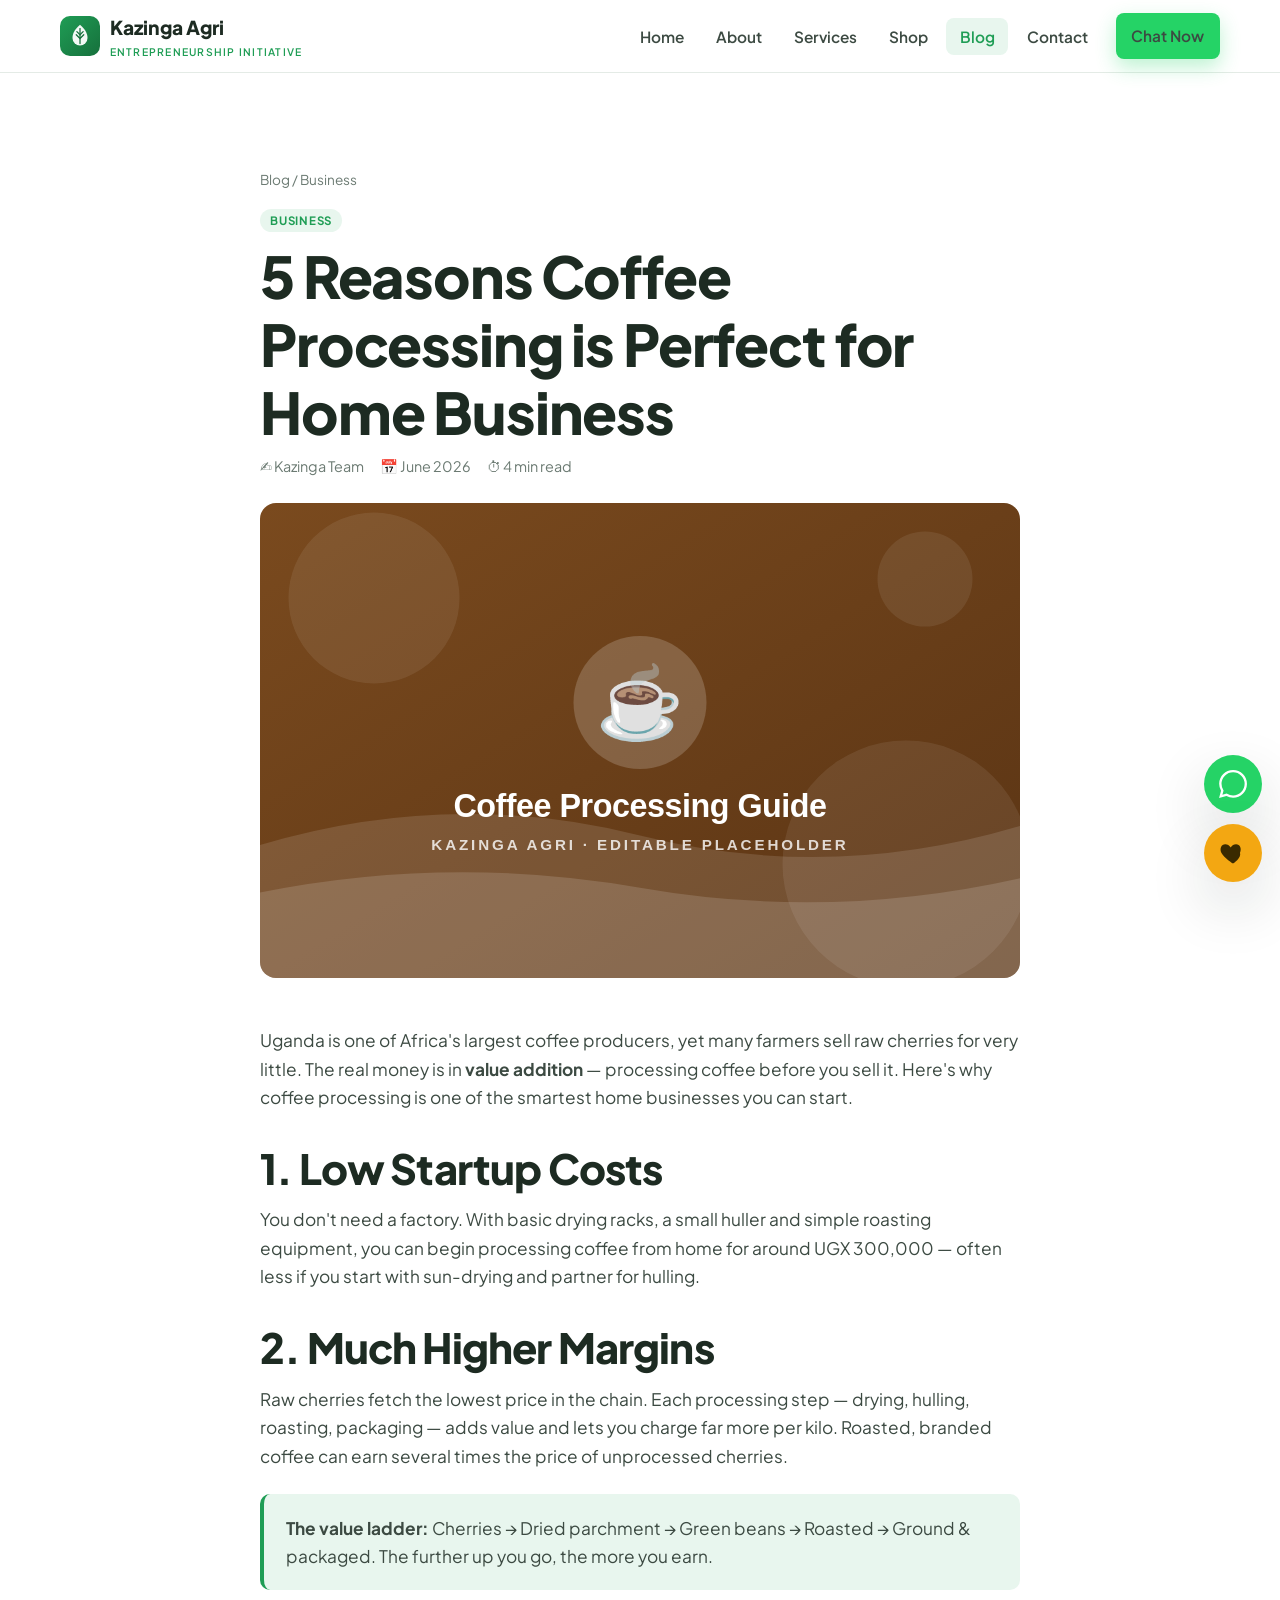
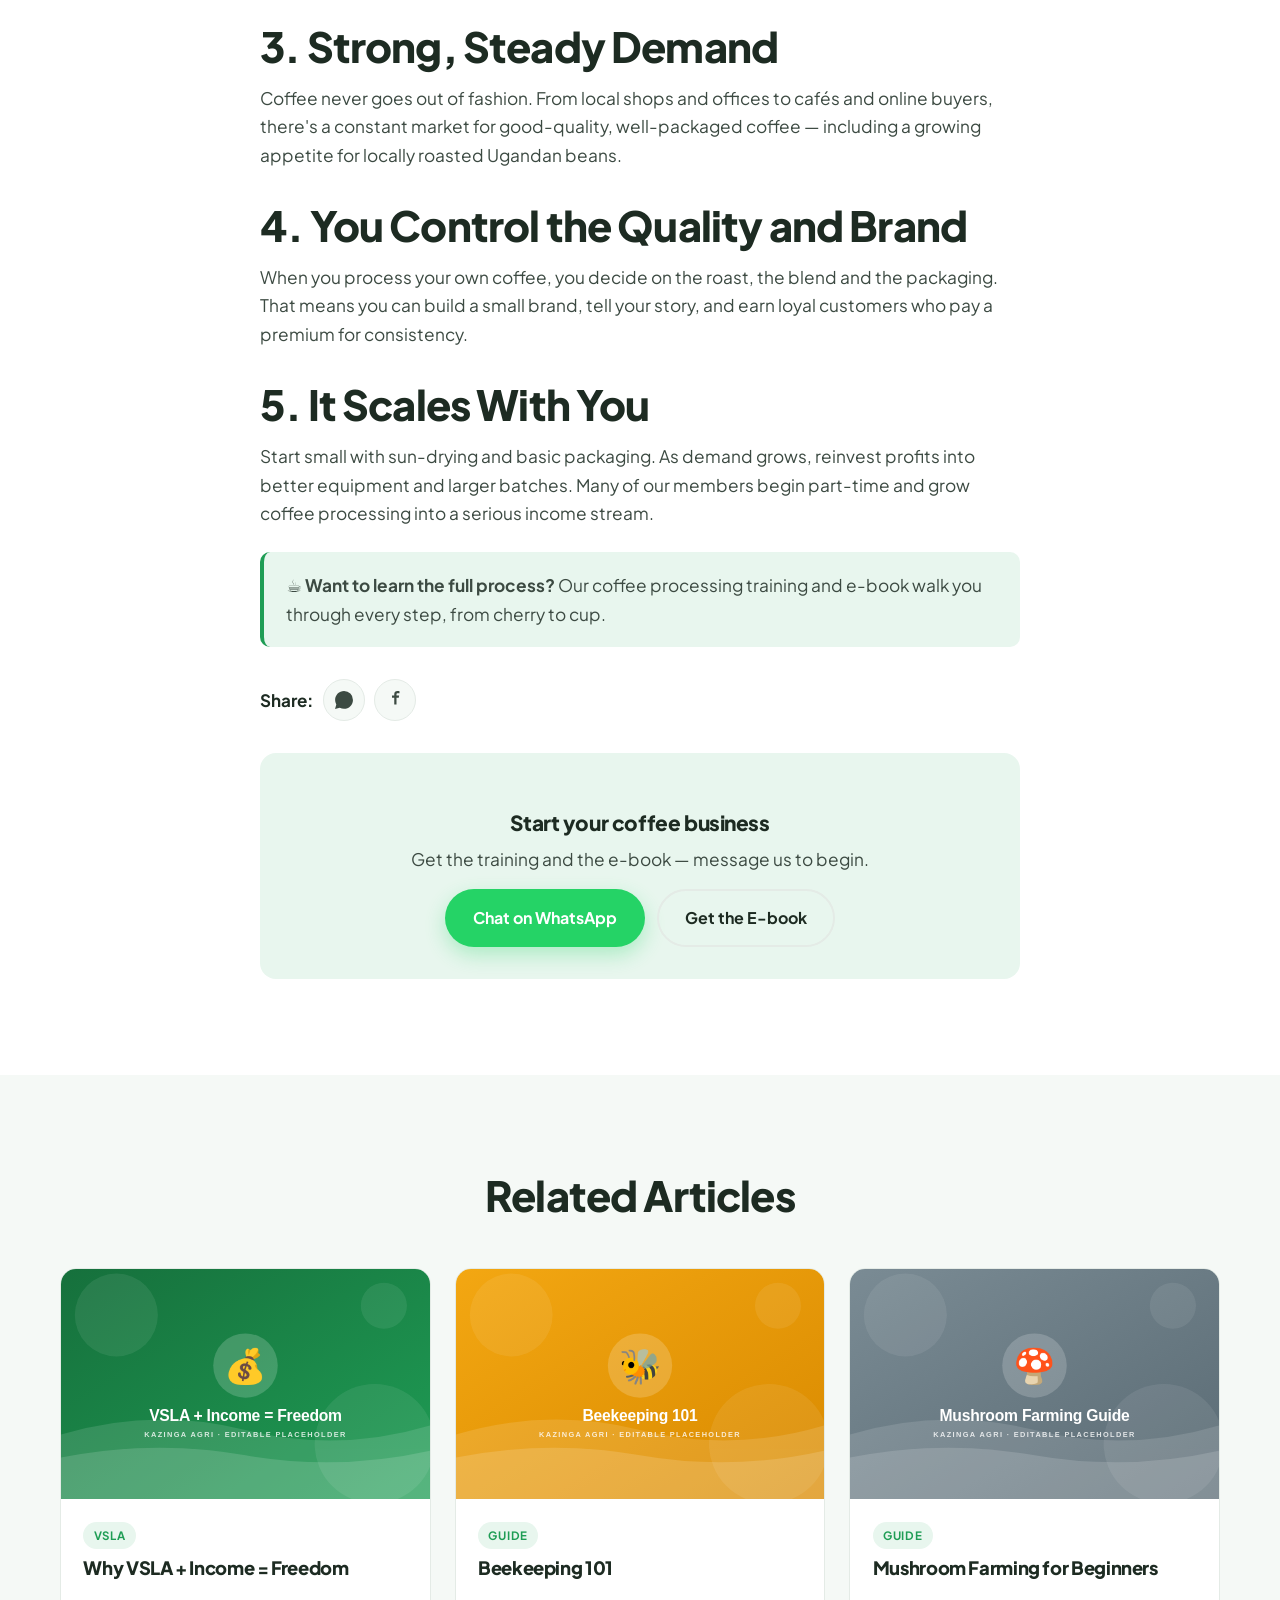
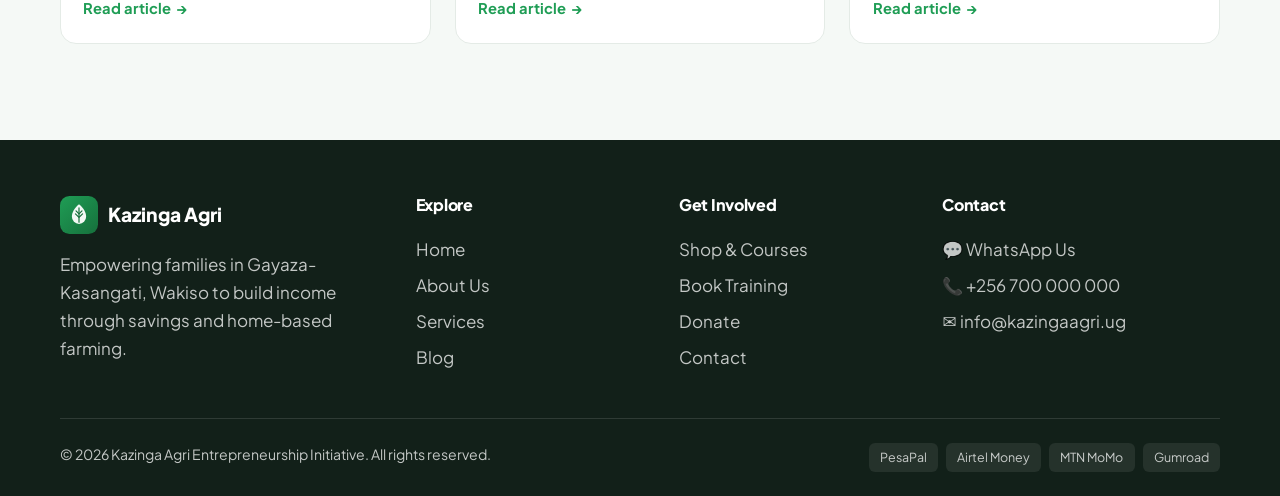
<file: blog/coffee-processing/index.html>
<!DOCTYPE html>
<html lang="en">
<head>
  <meta charset="UTF-8" />
  <meta name="viewport" content="width=device-width, initial-scale=1.0" />
  <title>5 Reasons Coffee Processing Suits Home Business | Kazinga Agri</title>
  <meta name="description" content="Why value-added coffee processing is a smart, profitable home business in Uganda — low startup, strong demand and great margins." />
  <link rel="icon" href="../../assets/images/placeholders/logo.svg" />
  <link rel="preconnect" href="https://fonts.googleapis.com" /><link rel="preconnect" href="https://fonts.gstatic.com" crossorigin />
  <link href="https://fonts.googleapis.com/css2?family=Plus+Jakarta+Sans:wght@400;600;700;800&display=swap" rel="stylesheet" />
  <link rel="stylesheet" href="../../assets/css/style.css" />
</head>
<body>
  <header class="site-header">
    <div class="container nav">
      <a href="../../index.html" class="brand"><img src="../../assets/images/placeholders/logo.svg" alt="Kazinga Agri logo" /><span>Kazinga Agri<small>Entrepreneurship Initiative</small></span></a>
      <button class="nav-toggle" aria-label="Toggle menu"><span></span></button>
      <ul class="nav-links">
        <li><a href="../../index.html">Home</a></li><li><a href="../../pages/about.html">About</a></li>
        <li><a href="../../pages/services.html">Services</a></li><li><a href="../../pages/shop.html">Shop</a></li>
        <li><a href="../index.html" class="active">Blog</a></li><li><a href="../../pages/contact.html">Contact</a></li>
        <li class="nav-cta"><a class="btn btn-whatsapp" data-wa="Hello Kazinga Agri!">Chat Now</a></li>
      </ul>
    </div>
  </header>

  <article>
    <section style="padding-bottom:0">
      <div class="container article">
        <div class="crumbs" style="color:var(--muted)"><a href="../index.html">Blog</a> / Business</div>
        <span class="card-tag">Business</span>
        <h1 style="margin:.6rem 0">5 Reasons Coffee Processing is Perfect for Home Business</h1>
        <div class="article-meta"><span>✍️ Kazinga Team</span><span>📅 June 2026</span><span>⏱ 4 min read</span></div>
        <img src="../../assets/images/placeholders/blog-coffee.svg" alt="Coffee processing at home" />
      </div>
    </section>

    <section style="padding-top:1.5rem">
      <div class="container article">
        <p>Uganda is one of Africa's largest coffee producers, yet many farmers sell raw cherries for very little. The real money is in <strong>value addition</strong> — processing coffee before you sell it. Here's why coffee processing is one of the smartest home businesses you can start.</p>

        <h2>1. Low Startup Costs</h2>
        <p>You don't need a factory. With basic drying racks, a small huller and simple roasting equipment, you can begin processing coffee from home for around UGX 300,000 — often less if you start with sun-drying and partner for hulling.</p>

        <h2>2. Much Higher Margins</h2>
        <p>Raw cherries fetch the lowest price in the chain. Each processing step — drying, hulling, roasting, packaging — adds value and lets you charge far more per kilo. Roasted, branded coffee can earn several times the price of unprocessed cherries.</p>
        <div class="callout"><p><strong>The value ladder:</strong> Cherries → Dried parchment → Green beans → Roasted → Ground & packaged. The further up you go, the more you earn.</p></div>

        <h2>3. Strong, Steady Demand</h2>
        <p>Coffee never goes out of fashion. From local shops and offices to cafés and online buyers, there's a constant market for good-quality, well-packaged coffee — including a growing appetite for locally roasted Ugandan beans.</p>

        <h2>4. You Control the Quality and Brand</h2>
        <p>When you process your own coffee, you decide on the roast, the blend and the packaging. That means you can build a small brand, tell your story, and earn loyal customers who pay a premium for consistency.</p>

        <h2>5. It Scales With You</h2>
        <p>Start small with sun-drying and basic packaging. As demand grows, reinvest profits into better equipment and larger batches. Many of our members begin part-time and grow coffee processing into a serious income stream.</p>

        <div class="callout"><p>☕ <strong>Want to learn the full process?</strong> Our coffee processing training and e-book walk you through every step, from cherry to cup.</p></div>

        <div class="share">
          <span>Share:</span>
          <a data-wa="Why coffee processing is a smart home business — from Kazinga Agri" aria-label="Share on WhatsApp"><svg viewBox="0 0 24 24" fill="currentColor"><path d="M.06 24l1.69-6.16a11.87 11.87 0 01-1.6-5.96C.16 5.34 5.5 0 12.06 0a11.82 11.82 0 018.41 3.49 11.82 11.82 0 013.48 8.41c0 6.56-5.34 11.9-11.9 11.9a11.9 11.9 0 01-5.7-1.45L.06 24z"/></svg></a>
          <a href="https://www.facebook.com/sharer/sharer.php" target="_blank" rel="noopener" aria-label="Share on Facebook"><svg viewBox="0 0 24 24" fill="currentColor"><path d="M14 9h3l.5-3H14V4.5c0-.9.3-1.5 1.6-1.5H18V.2C17.5.1 16.4 0 15.2 0 12.7 0 11 1.5 11 4.2V6H8v3h3v9h3z"/></svg></a>
        </div>

        <div class="card" style="background:var(--green-light);border:none;padding:2rem;text-align:center;margin-top:2rem">
          <h3>Start your coffee business</h3>
          <p style="color:var(--body)">Get the training and the e-book — message us to begin.</p>
          <div class="cta-actions"><a class="btn btn-whatsapp" data-wa="Hello Kazinga Agri! I'm interested in coffee processing training.">Chat on WhatsApp</a><a class="btn btn-outline" href="../../pages/shop.html">Get the E-book</a></div>
        </div>
      </div>
    </section>

    <section class="bg-soft">
      <div class="container">
        <div class="section-head"><h2>Related Articles</h2></div>
        <div class="grid grid-3">
          <article class="card"><a class="card-img" href="../why-vsla-income/index.html"><img src="../../assets/images/placeholders/blog-vsla.svg" alt="" loading="lazy" /></a><div class="card-body"><span class="card-tag">VSLA</span><h3>Why VSLA + Income = Freedom</h3><a class="card-link" href="../why-vsla-income/index.html">Read article</a></div></article>
          <article class="card"><a class="card-img" href="../beekeeping-101/index.html"><img src="../../assets/images/placeholders/blog-beekeeping.svg" alt="" loading="lazy" /></a><div class="card-body"><span class="card-tag">Guide</span><h3>Beekeeping 101</h3><a class="card-link" href="../beekeeping-101/index.html">Read article</a></div></article>
          <article class="card"><a class="card-img" href="../mushroom-farming/index.html"><img src="../../assets/images/placeholders/blog-mushroom.svg" alt="" loading="lazy" /></a><div class="card-body"><span class="card-tag">Guide</span><h3>Mushroom Farming for Beginners</h3><a class="card-link" href="../mushroom-farming/index.html">Read article</a></div></article>
        </div>
      </div>
    </section>
  </article>

  <footer class="site-footer">
    <div class="container">
      <div class="footer-grid">
        <div><div class="footer-brand"><img src="../../assets/images/placeholders/logo.svg" alt="" /> Kazinga Agri</div><p>Empowering families in Gayaza-Kasangati, Wakiso to build income through savings and home-based farming.</p></div>
        <div><h4>Explore</h4><a href="../../index.html">Home</a><a href="../../pages/about.html">About Us</a><a href="../../pages/services.html">Services</a><a href="../index.html">Blog</a></div>
        <div><h4>Get Involved</h4><a href="../../pages/shop.html">Shop & Courses</a><a href="../../pages/services.html#book">Book Training</a><a data-donate href="#">Donate</a><a href="../../pages/contact.html">Contact</a></div>
        <div><h4>Contact</h4><a data-wa="Hello Kazinga Agri!">💬 WhatsApp Us</a><a href="tel:+256700000000">📞 +256 700 000 000</a><a href="mailto:info@kazingaagri.ug">✉ info@kazingaagri.ug</a></div>
      </div>
      <div class="footer-bottom"><span>© <span id="year">2026</span> Kazinga Agri Entrepreneurship Initiative. All rights reserved.</span><div class="footer-pay"><span>PesaPal</span><span>Airtel Money</span><span>MTN MoMo</span><span>Gumroad</span></div></div>
    </div>
  </footer>

  <div class="floaters">
    <a class="floater wa" data-wa="Hello Kazinga Agri!" aria-label="Chat on WhatsApp"><span class="tip">Chat on WhatsApp</span><svg viewBox="0 0 24 24" fill="currentColor"><path d="M.06 24l1.69-6.16a11.87 11.87 0 01-1.6-5.96C.16 5.34 5.5 0 12.06 0a11.82 11.82 0 018.41 3.49 11.82 11.82 0 013.48 8.41c0 6.56-5.34 11.9-11.9 11.9a11.9 11.9 0 01-5.7-1.45L.06 24zM6.6 20.13l.36.22a9.86 9.86 0 005.1 1.4 9.9 9.9 0 100-19.8 9.9 9.9 0 00-9.9 9.9 9.86 9.86 0 001.52 5.26l.24.38-1 3.65 3.68-.96z"/></svg></a>
    <a class="floater donate" data-donate aria-label="Donate"><span class="tip">Donate</span><svg viewBox="0 0 24 24" fill="currentColor"><path d="M12 21s-7.5-4.6-10-9.3C.4 8.3 1.9 4.5 5.4 4.5c2 0 3.4 1.1 4.3 2.4l.3.4.3-.4c.9-1.3 2.3-2.4 4.3-2.4 3.5 0 5 3.8 3.4 7.2C19.5 16.4 12 21 12 21z"/></svg></a>
  </div>
  <script src="../../assets/js/main.js"></script>
</body>
</html>
</file>
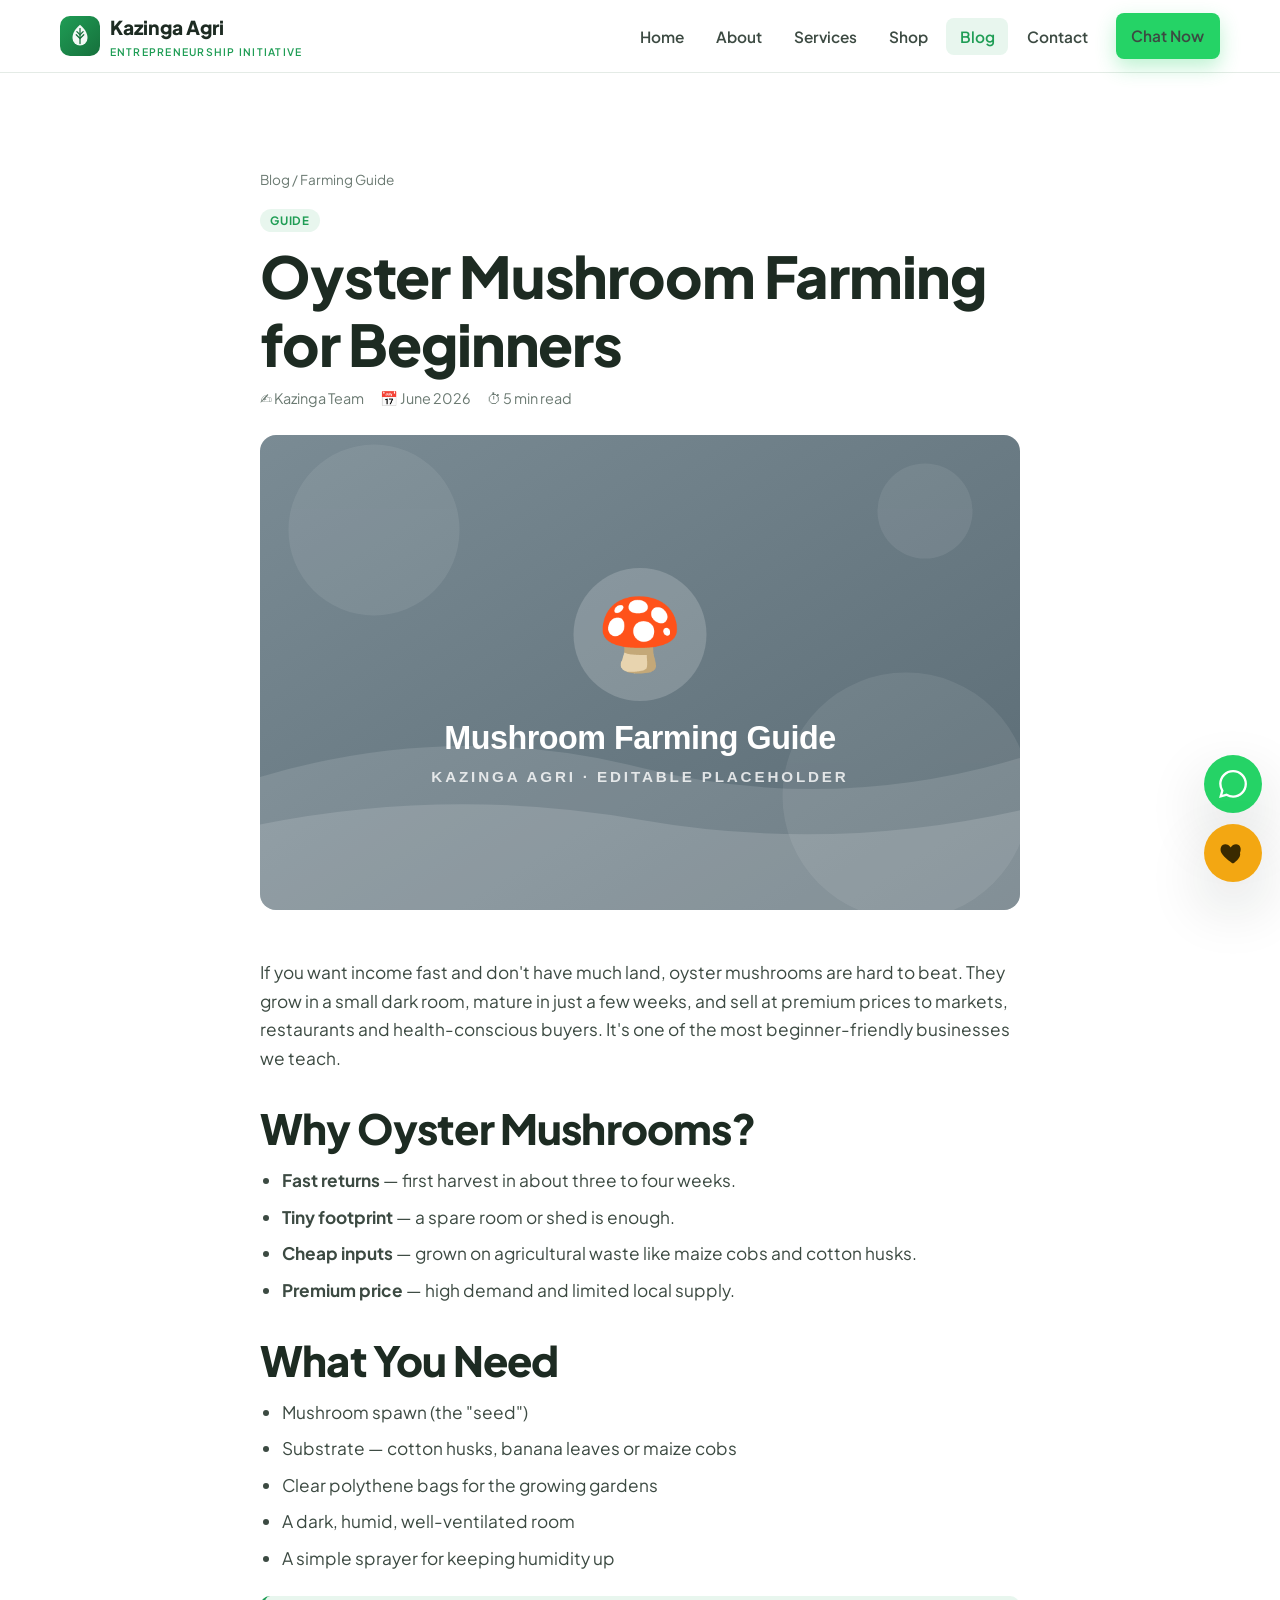
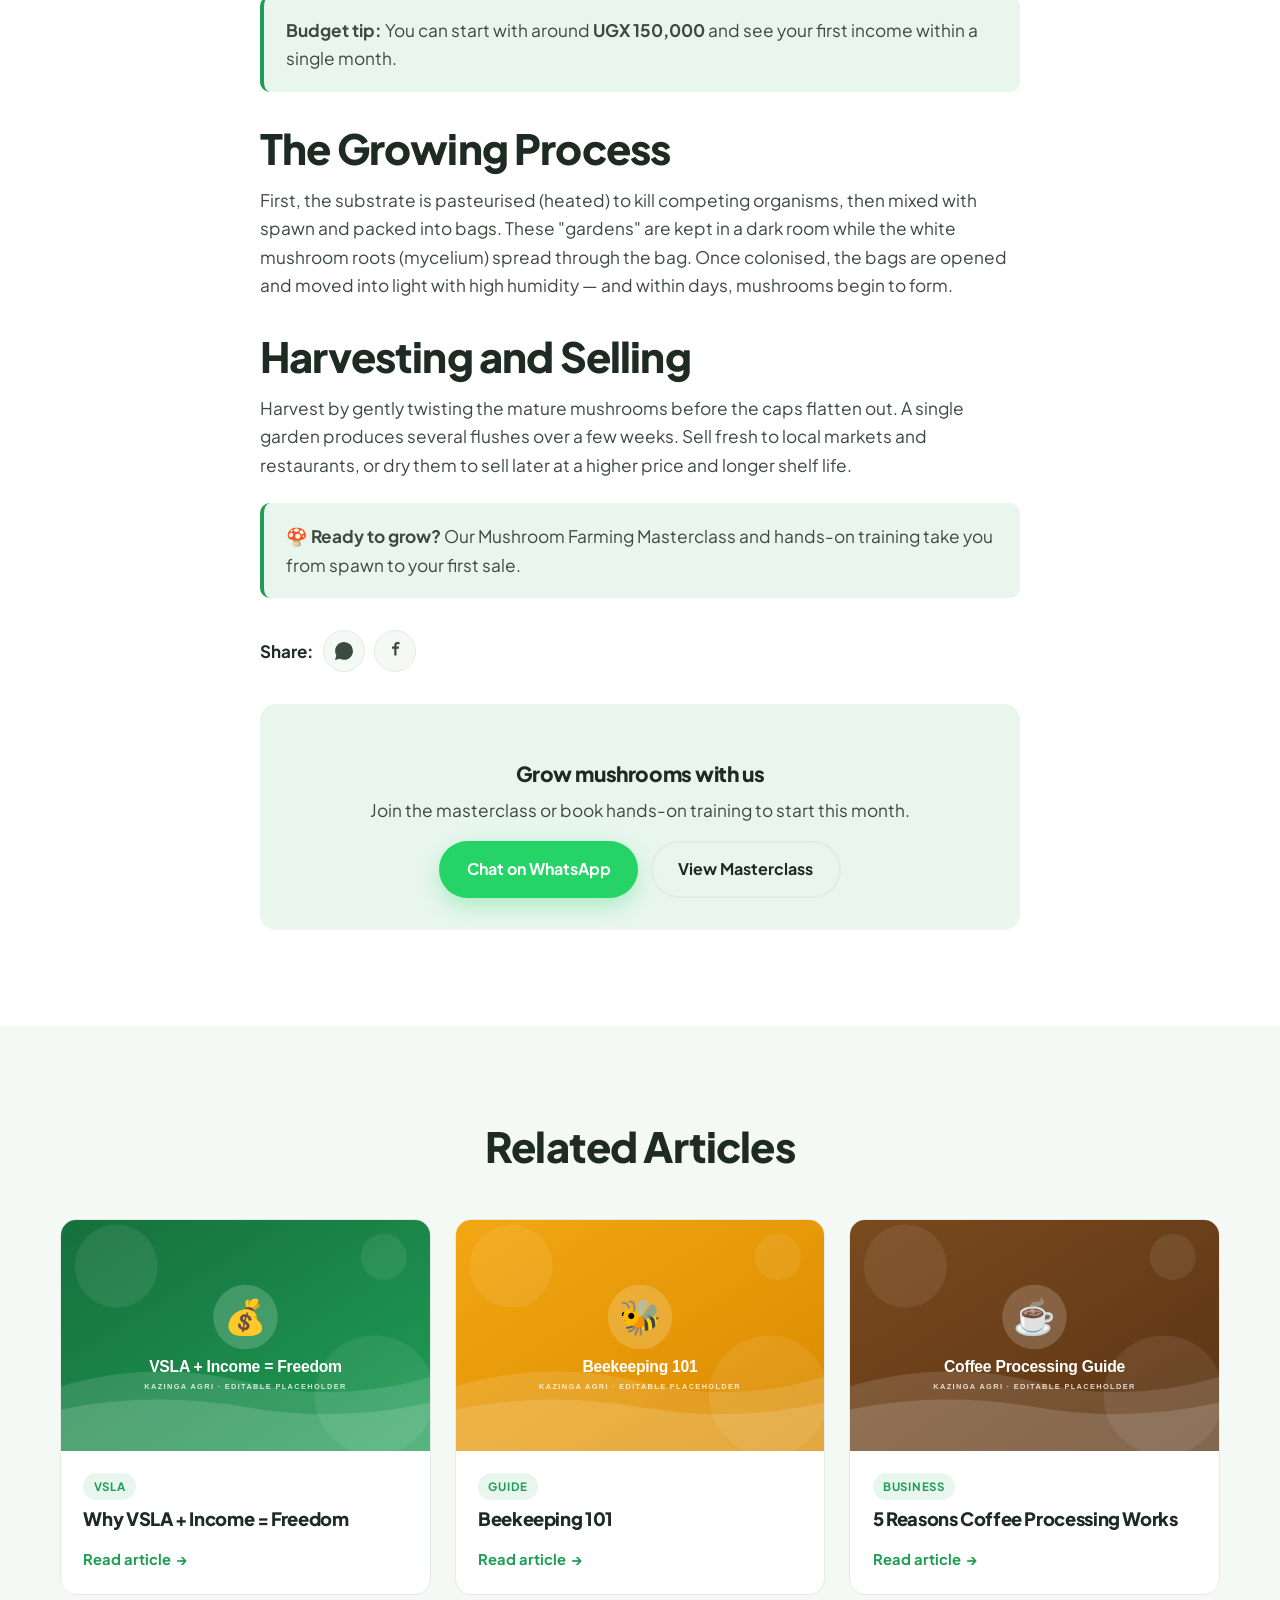
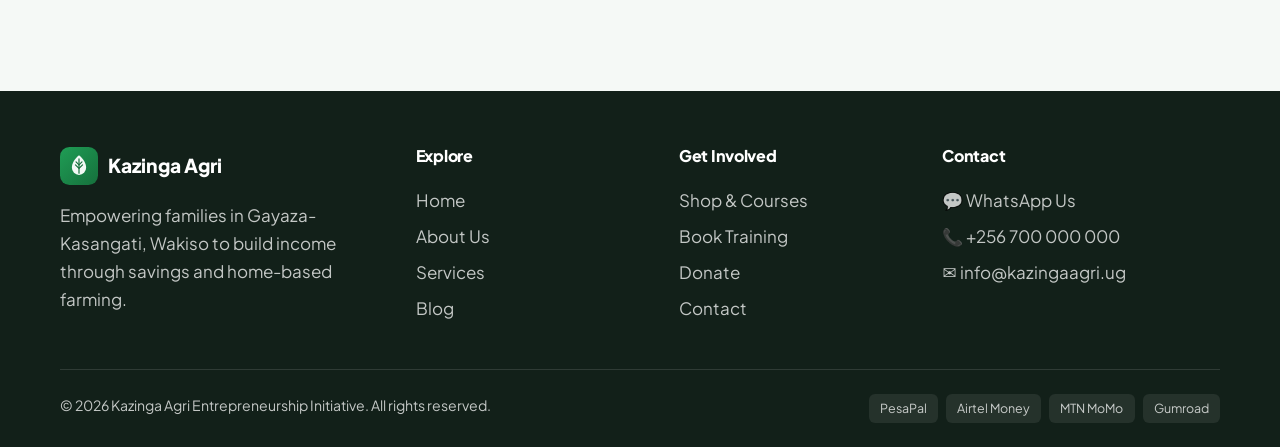
<file: blog/mushroom-farming/index.html>
<!DOCTYPE html>
<html lang="en">
<head>
  <meta charset="UTF-8" />
  <meta name="viewport" content="width=device-width, initial-scale=1.0" />
  <title>Oyster Mushroom Farming for Beginners | Kazinga Agri</title>
  <meta name="description" content="Learn how to grow oyster mushrooms at home in Uganda — fast, high-value and ideal for small spaces. A beginner's guide from Kazinga Agri." />
  <link rel="icon" href="../../assets/images/placeholders/logo.svg" />
  <link rel="preconnect" href="https://fonts.googleapis.com" /><link rel="preconnect" href="https://fonts.gstatic.com" crossorigin />
  <link href="https://fonts.googleapis.com/css2?family=Plus+Jakarta+Sans:wght@400;600;700;800&display=swap" rel="stylesheet" />
  <link rel="stylesheet" href="../../assets/css/style.css" />
</head>
<body>
  <header class="site-header">
    <div class="container nav">
      <a href="../../index.html" class="brand"><img src="../../assets/images/placeholders/logo.svg" alt="Kazinga Agri logo" /><span>Kazinga Agri<small>Entrepreneurship Initiative</small></span></a>
      <button class="nav-toggle" aria-label="Toggle menu"><span></span></button>
      <ul class="nav-links">
        <li><a href="../../index.html">Home</a></li><li><a href="../../pages/about.html">About</a></li>
        <li><a href="../../pages/services.html">Services</a></li><li><a href="../../pages/shop.html">Shop</a></li>
        <li><a href="../index.html" class="active">Blog</a></li><li><a href="../../pages/contact.html">Contact</a></li>
        <li class="nav-cta"><a class="btn btn-whatsapp" data-wa="Hello Kazinga Agri!">Chat Now</a></li>
      </ul>
    </div>
  </header>

  <article>
    <section style="padding-bottom:0">
      <div class="container article">
        <div class="crumbs" style="color:var(--muted)"><a href="../index.html">Blog</a> / Farming Guide</div>
        <span class="card-tag">Guide</span>
        <h1 style="margin:.6rem 0">Oyster Mushroom Farming for Beginners</h1>
        <div class="article-meta"><span>✍️ Kazinga Team</span><span>📅 June 2026</span><span>⏱ 5 min read</span></div>
        <img src="../../assets/images/placeholders/blog-mushroom.svg" alt="Oyster mushroom farming" />
      </div>
    </section>

    <section style="padding-top:1.5rem">
      <div class="container article">
        <p>If you want income fast and don't have much land, oyster mushrooms are hard to beat. They grow in a small dark room, mature in just a few weeks, and sell at premium prices to markets, restaurants and health-conscious buyers. It's one of the most beginner-friendly businesses we teach.</p>

        <h2>Why Oyster Mushrooms?</h2>
        <ul>
          <li><strong>Fast returns</strong> — first harvest in about three to four weeks.</li>
          <li><strong>Tiny footprint</strong> — a spare room or shed is enough.</li>
          <li><strong>Cheap inputs</strong> — grown on agricultural waste like maize cobs and cotton husks.</li>
          <li><strong>Premium price</strong> — high demand and limited local supply.</li>
        </ul>

        <h2>What You Need</h2>
        <ul>
          <li>Mushroom spawn (the "seed")</li>
          <li>Substrate — cotton husks, banana leaves or maize cobs</li>
          <li>Clear polythene bags for the growing gardens</li>
          <li>A dark, humid, well-ventilated room</li>
          <li>A simple sprayer for keeping humidity up</li>
        </ul>
        <div class="callout"><p><strong>Budget tip:</strong> You can start with around <strong>UGX 150,000</strong> and see your first income within a single month.</p></div>

        <h2>The Growing Process</h2>
        <p>First, the substrate is pasteurised (heated) to kill competing organisms, then mixed with spawn and packed into bags. These "gardens" are kept in a dark room while the white mushroom roots (mycelium) spread through the bag. Once colonised, the bags are opened and moved into light with high humidity — and within days, mushrooms begin to form.</p>

        <h2>Harvesting and Selling</h2>
        <p>Harvest by gently twisting the mature mushrooms before the caps flatten out. A single garden produces several flushes over a few weeks. Sell fresh to local markets and restaurants, or dry them to sell later at a higher price and longer shelf life.</p>

        <div class="callout"><p>🍄 <strong>Ready to grow?</strong> Our Mushroom Farming Masterclass and hands-on training take you from spawn to your first sale.</p></div>

        <div class="share">
          <span>Share:</span>
          <a data-wa="Oyster mushroom farming for beginners — from Kazinga Agri" aria-label="Share on WhatsApp"><svg viewBox="0 0 24 24" fill="currentColor"><path d="M.06 24l1.69-6.16a11.87 11.87 0 01-1.6-5.96C.16 5.34 5.5 0 12.06 0a11.82 11.82 0 018.41 3.49 11.82 11.82 0 013.48 8.41c0 6.56-5.34 11.9-11.9 11.9a11.9 11.9 0 01-5.7-1.45L.06 24z"/></svg></a>
          <a href="https://www.facebook.com/sharer/sharer.php" target="_blank" rel="noopener" aria-label="Share on Facebook"><svg viewBox="0 0 24 24" fill="currentColor"><path d="M14 9h3l.5-3H14V4.5c0-.9.3-1.5 1.6-1.5H18V.2C17.5.1 16.4 0 15.2 0 12.7 0 11 1.5 11 4.2V6H8v3h3v9h3z"/></svg></a>
        </div>

        <div class="card" style="background:var(--green-light);border:none;padding:2rem;text-align:center;margin-top:2rem">
          <h3>Grow mushrooms with us</h3>
          <p style="color:var(--body)">Join the masterclass or book hands-on training to start this month.</p>
          <div class="cta-actions"><a class="btn btn-whatsapp" data-wa="Hello Kazinga Agri! I'd like to start mushroom farming.">Chat on WhatsApp</a><a class="btn btn-outline" href="../../pages/shop.html">View Masterclass</a></div>
        </div>
      </div>
    </section>

    <section class="bg-soft">
      <div class="container">
        <div class="section-head"><h2>Related Articles</h2></div>
        <div class="grid grid-3">
          <article class="card"><a class="card-img" href="../why-vsla-income/index.html"><img src="../../assets/images/placeholders/blog-vsla.svg" alt="" loading="lazy" /></a><div class="card-body"><span class="card-tag">VSLA</span><h3>Why VSLA + Income = Freedom</h3><a class="card-link" href="../why-vsla-income/index.html">Read article</a></div></article>
          <article class="card"><a class="card-img" href="../beekeeping-101/index.html"><img src="../../assets/images/placeholders/blog-beekeeping.svg" alt="" loading="lazy" /></a><div class="card-body"><span class="card-tag">Guide</span><h3>Beekeeping 101</h3><a class="card-link" href="../beekeeping-101/index.html">Read article</a></div></article>
          <article class="card"><a class="card-img" href="../coffee-processing/index.html"><img src="../../assets/images/placeholders/blog-coffee.svg" alt="" loading="lazy" /></a><div class="card-body"><span class="card-tag">Business</span><h3>5 Reasons Coffee Processing Works</h3><a class="card-link" href="../coffee-processing/index.html">Read article</a></div></article>
        </div>
      </div>
    </section>
  </article>

  <footer class="site-footer">
    <div class="container">
      <div class="footer-grid">
        <div><div class="footer-brand"><img src="../../assets/images/placeholders/logo.svg" alt="" /> Kazinga Agri</div><p>Empowering families in Gayaza-Kasangati, Wakiso to build income through savings and home-based farming.</p></div>
        <div><h4>Explore</h4><a href="../../index.html">Home</a><a href="../../pages/about.html">About Us</a><a href="../../pages/services.html">Services</a><a href="../index.html">Blog</a></div>
        <div><h4>Get Involved</h4><a href="../../pages/shop.html">Shop & Courses</a><a href="../../pages/services.html#book">Book Training</a><a data-donate href="#">Donate</a><a href="../../pages/contact.html">Contact</a></div>
        <div><h4>Contact</h4><a data-wa="Hello Kazinga Agri!">💬 WhatsApp Us</a><a href="tel:+256700000000">📞 +256 700 000 000</a><a href="mailto:info@kazingaagri.ug">✉ info@kazingaagri.ug</a></div>
      </div>
      <div class="footer-bottom"><span>© <span id="year">2026</span> Kazinga Agri Entrepreneurship Initiative. All rights reserved.</span><div class="footer-pay"><span>PesaPal</span><span>Airtel Money</span><span>MTN MoMo</span><span>Gumroad</span></div></div>
    </div>
  </footer>

  <div class="floaters">
    <a class="floater wa" data-wa="Hello Kazinga Agri!" aria-label="Chat on WhatsApp"><span class="tip">Chat on WhatsApp</span><svg viewBox="0 0 24 24" fill="currentColor"><path d="M.06 24l1.69-6.16a11.87 11.87 0 01-1.6-5.96C.16 5.34 5.5 0 12.06 0a11.82 11.82 0 018.41 3.49 11.82 11.82 0 013.48 8.41c0 6.56-5.34 11.9-11.9 11.9a11.9 11.9 0 01-5.7-1.45L.06 24zM6.6 20.13l.36.22a9.86 9.86 0 005.1 1.4 9.9 9.9 0 100-19.8 9.9 9.9 0 00-9.9 9.9 9.86 9.86 0 001.52 5.26l.24.38-1 3.65 3.68-.96z"/></svg></a>
    <a class="floater donate" data-donate aria-label="Donate"><span class="tip">Donate</span><svg viewBox="0 0 24 24" fill="currentColor"><path d="M12 21s-7.5-4.6-10-9.3C.4 8.3 1.9 4.5 5.4 4.5c2 0 3.4 1.1 4.3 2.4l.3.4.3-.4c.9-1.3 2.3-2.4 4.3-2.4 3.5 0 5 3.8 3.4 7.2C19.5 16.4 12 21 12 21z"/></svg></a>
  </div>
  <script src="../../assets/js/main.js"></script>
</body>
</html>
</file>
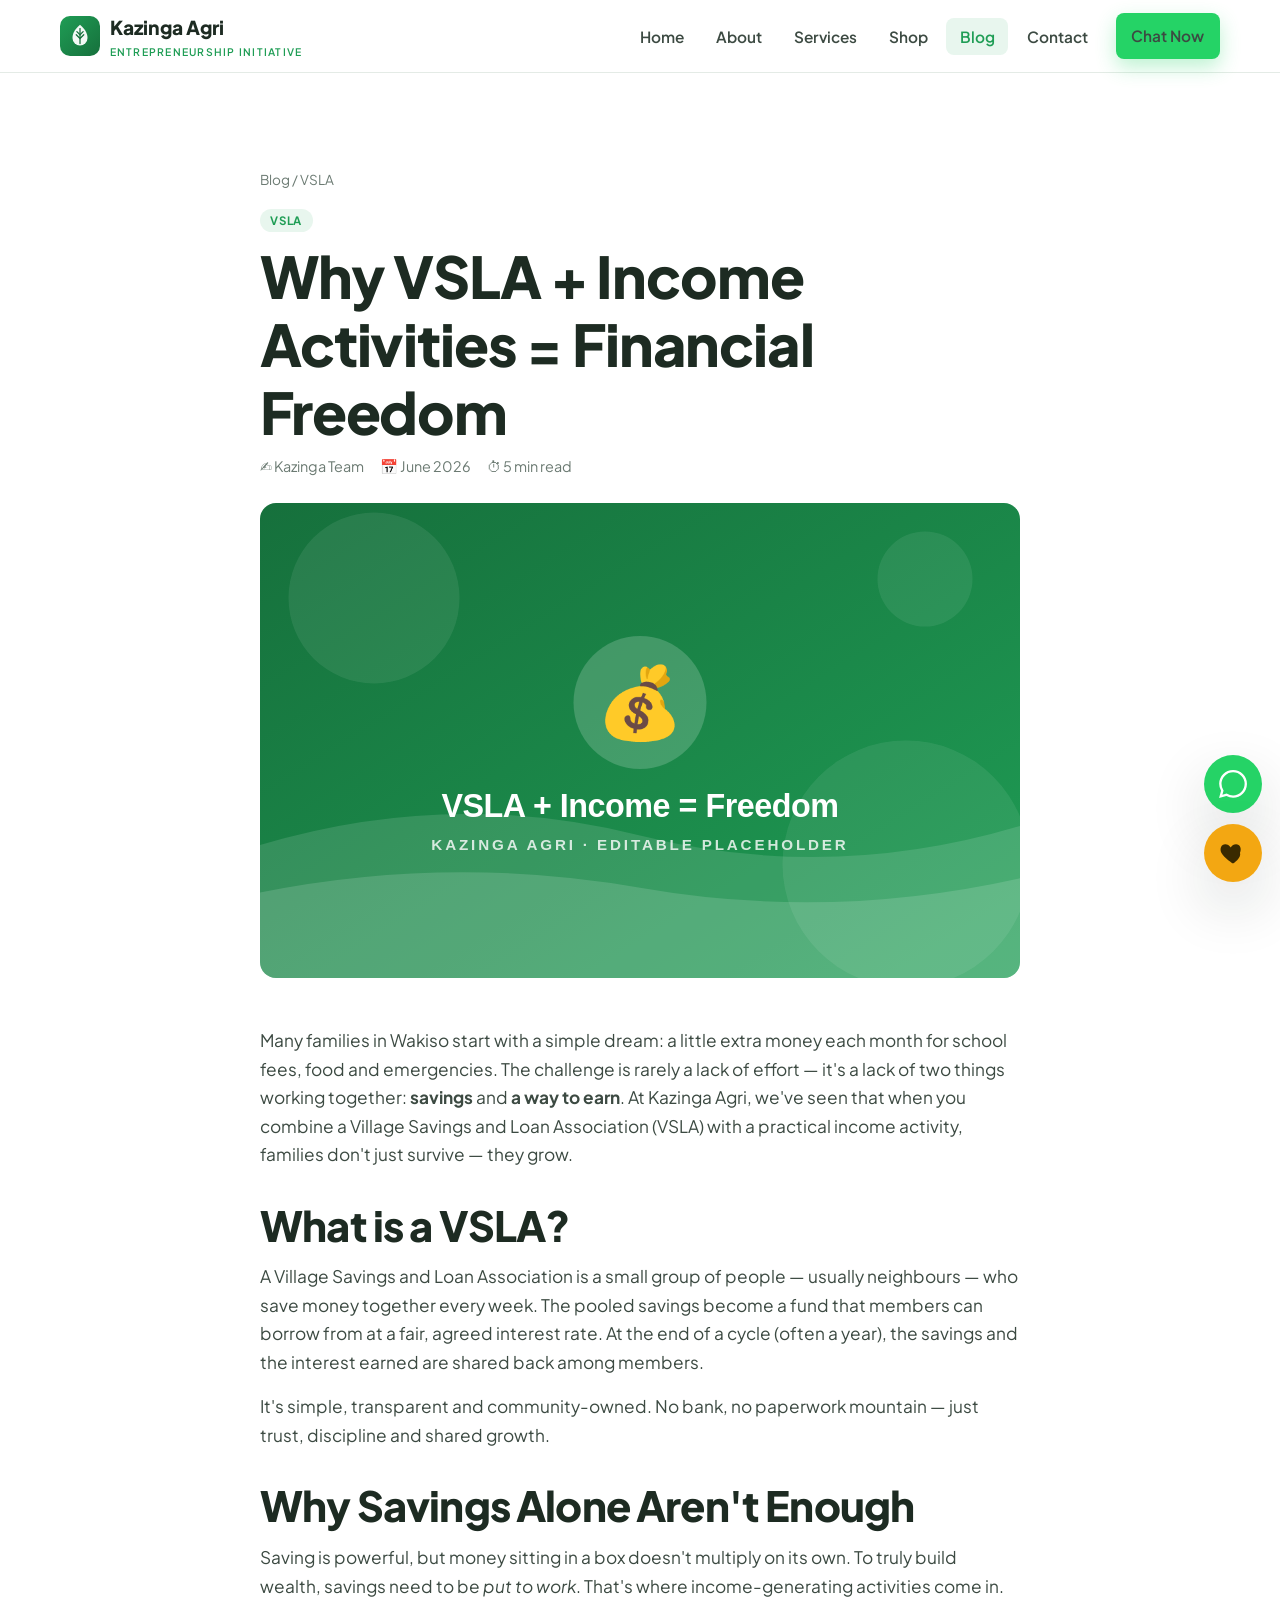
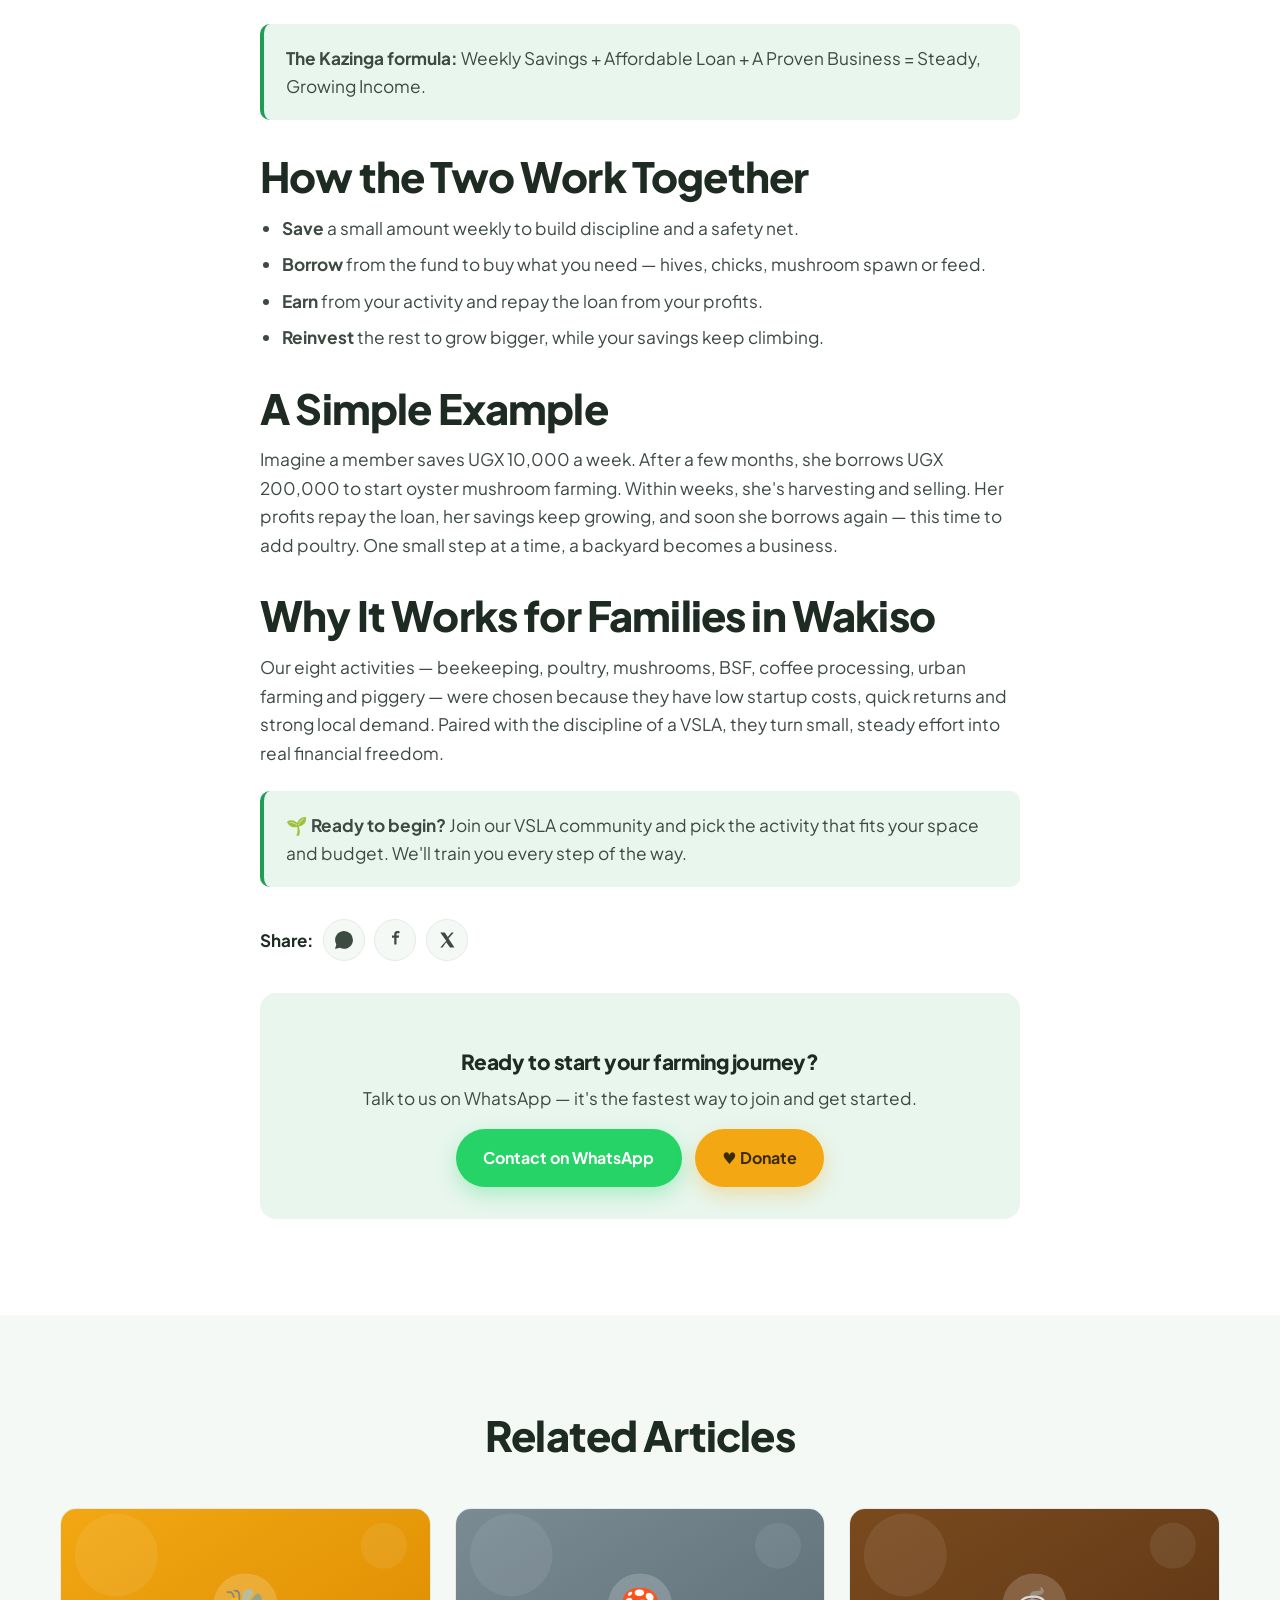
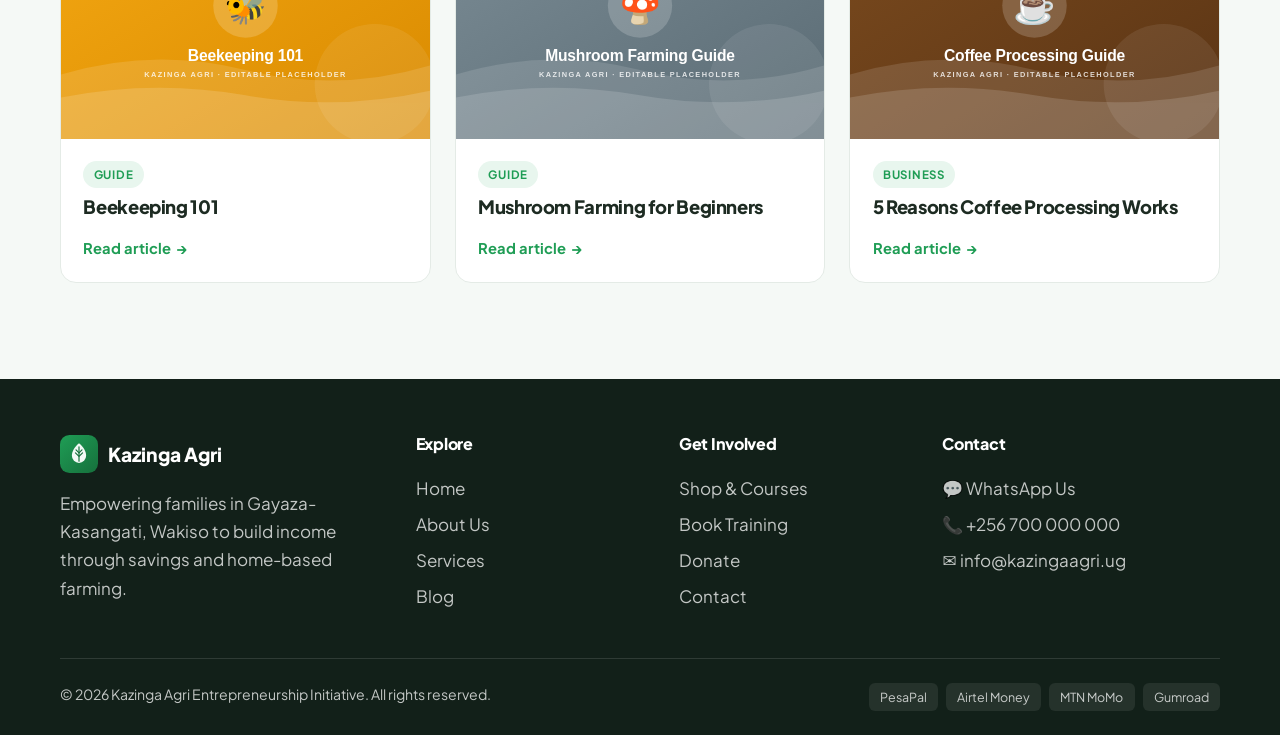
<file: blog/why-vsla-income/index.html>
<!DOCTYPE html>
<html lang="en">
<head>
  <meta charset="UTF-8" />
  <meta name="viewport" content="width=device-width, initial-scale=1.0" />
  <title>Why VSLA + Income Activities = Financial Freedom | Kazinga Agri</title>
  <meta name="description" content="Discover how combining a Village Savings and Loan Association with home-based farming creates sustainable income for families in Uganda." />
  <link rel="icon" href="../../assets/images/placeholders/logo.svg" />
  <link rel="preconnect" href="https://fonts.googleapis.com" /><link rel="preconnect" href="https://fonts.gstatic.com" crossorigin />
  <link href="https://fonts.googleapis.com/css2?family=Plus+Jakarta+Sans:wght@400;600;700;800&display=swap" rel="stylesheet" />
  <link rel="stylesheet" href="../../assets/css/style.css" />
</head>
<body>
  <header class="site-header">
    <div class="container nav">
      <a href="../../index.html" class="brand"><img src="../../assets/images/placeholders/logo.svg" alt="Kazinga Agri logo" /><span>Kazinga Agri<small>Entrepreneurship Initiative</small></span></a>
      <button class="nav-toggle" aria-label="Toggle menu"><span></span></button>
      <ul class="nav-links">
        <li><a href="../../index.html">Home</a></li><li><a href="../../pages/about.html">About</a></li>
        <li><a href="../../pages/services.html">Services</a></li><li><a href="../../pages/shop.html">Shop</a></li>
        <li><a href="../index.html" class="active">Blog</a></li><li><a href="../../pages/contact.html">Contact</a></li>
        <li class="nav-cta"><a class="btn btn-whatsapp" data-wa="Hello Kazinga Agri!">Chat Now</a></li>
      </ul>
    </div>
  </header>

  <article>
    <section style="padding-bottom:0">
      <div class="container article">
        <div class="crumbs" style="color:var(--muted)"><a href="../index.html">Blog</a> / VSLA</div>
        <span class="card-tag">VSLA</span>
        <h1 style="margin:.6rem 0">Why VSLA + Income Activities = Financial Freedom</h1>
        <div class="article-meta"><span>✍️ Kazinga Team</span><span>📅 June 2026</span><span>⏱ 5 min read</span></div>
        <img src="../../assets/images/placeholders/blog-vsla.svg" alt="VSLA savings and income" />
      </div>
    </section>

    <section style="padding-top:1.5rem">
      <div class="container article">
        <p>Many families in Wakiso start with a simple dream: a little extra money each month for school fees, food and emergencies. The challenge is rarely a lack of effort — it's a lack of two things working together: <strong>savings</strong> and <strong>a way to earn</strong>. At Kazinga Agri, we've seen that when you combine a Village Savings and Loan Association (VSLA) with a practical income activity, families don't just survive — they grow.</p>

        <h2>What is a VSLA?</h2>
        <p>A Village Savings and Loan Association is a small group of people — usually neighbours — who save money together every week. The pooled savings become a fund that members can borrow from at a fair, agreed interest rate. At the end of a cycle (often a year), the savings and the interest earned are shared back among members.</p>
        <p>It's simple, transparent and community-owned. No bank, no paperwork mountain — just trust, discipline and shared growth.</p>

        <h2>Why Savings Alone Aren't Enough</h2>
        <p>Saving is powerful, but money sitting in a box doesn't multiply on its own. To truly build wealth, savings need to be <em>put to work</em>. That's where income-generating activities come in.</p>
        <div class="callout"><p><strong>The Kazinga formula:</strong> Weekly Savings + Affordable Loan + A Proven Business = Steady, Growing Income.</p></div>

        <h2>How the Two Work Together</h2>
        <ul>
          <li><strong>Save</strong> a small amount weekly to build discipline and a safety net.</li>
          <li><strong>Borrow</strong> from the fund to buy what you need — hives, chicks, mushroom spawn or feed.</li>
          <li><strong>Earn</strong> from your activity and repay the loan from your profits.</li>
          <li><strong>Reinvest</strong> the rest to grow bigger, while your savings keep climbing.</li>
        </ul>

        <h2>A Simple Example</h2>
        <p>Imagine a member saves UGX 10,000 a week. After a few months, she borrows UGX 200,000 to start oyster mushroom farming. Within weeks, she's harvesting and selling. Her profits repay the loan, her savings keep growing, and soon she borrows again — this time to add poultry. One small step at a time, a backyard becomes a business.</p>

        <h2>Why It Works for Families in Wakiso</h2>
        <p>Our eight activities — beekeeping, poultry, mushrooms, BSF, coffee processing, urban farming and piggery — were chosen because they have low startup costs, quick returns and strong local demand. Paired with the discipline of a VSLA, they turn small, steady effort into real financial freedom.</p>

        <div class="callout"><p>🌱 <strong>Ready to begin?</strong> Join our VSLA community and pick the activity that fits your space and budget. We'll train you every step of the way.</p></div>

        <div class="share">
          <span>Share:</span>
          <a data-wa="Read this from Kazinga Agri: Why VSLA + Income = Financial Freedom" aria-label="Share on WhatsApp"><svg viewBox="0 0 24 24" fill="currentColor"><path d="M.06 24l1.69-6.16a11.87 11.87 0 01-1.6-5.96C.16 5.34 5.5 0 12.06 0a11.82 11.82 0 018.41 3.49 11.82 11.82 0 013.48 8.41c0 6.56-5.34 11.9-11.9 11.9a11.9 11.9 0 01-5.7-1.45L.06 24z"/></svg></a>
          <a href="https://www.facebook.com/sharer/sharer.php" target="_blank" rel="noopener" aria-label="Share on Facebook"><svg viewBox="0 0 24 24" fill="currentColor"><path d="M14 9h3l.5-3H14V4.5c0-.9.3-1.5 1.6-1.5H18V.2C17.5.1 16.4 0 15.2 0 12.7 0 11 1.5 11 4.2V6H8v3h3v9h3z"/></svg></a>
          <a href="https://twitter.com/intent/tweet" target="_blank" rel="noopener" aria-label="Share on X"><svg viewBox="0 0 24 24" fill="currentColor"><path d="M18 2h3l-7 8 8 12h-6l-5-7-5 7H3l8-9L3 2h6l4 6z"/></svg></a>
        </div>

        <div class="card" style="background:var(--green-light);border:none;padding:2rem;text-align:center;margin-top:2rem">
          <h3>Ready to start your farming journey?</h3>
          <p style="color:var(--body)">Talk to us on WhatsApp — it's the fastest way to join and get started.</p>
          <div class="cta-actions"><a class="btn btn-whatsapp" data-wa="Hello Kazinga Agri! I read your VSLA article and want to join.">Contact on WhatsApp</a><a class="btn btn-gold" data-donate>♥ Donate</a></div>
        </div>
      </div>
    </section>

    <!-- Related -->
    <section class="bg-soft">
      <div class="container">
        <div class="section-head"><h2>Related Articles</h2></div>
        <div class="grid grid-3">
          <article class="card"><a class="card-img" href="../beekeeping-101/index.html"><img src="../../assets/images/placeholders/blog-beekeeping.svg" alt="" loading="lazy" /></a><div class="card-body"><span class="card-tag">Guide</span><h3>Beekeeping 101</h3><a class="card-link" href="../beekeeping-101/index.html">Read article</a></div></article>
          <article class="card"><a class="card-img" href="../mushroom-farming/index.html"><img src="../../assets/images/placeholders/blog-mushroom.svg" alt="" loading="lazy" /></a><div class="card-body"><span class="card-tag">Guide</span><h3>Mushroom Farming for Beginners</h3><a class="card-link" href="../mushroom-farming/index.html">Read article</a></div></article>
          <article class="card"><a class="card-img" href="../coffee-processing/index.html"><img src="../../assets/images/placeholders/blog-coffee.svg" alt="" loading="lazy" /></a><div class="card-body"><span class="card-tag">Business</span><h3>5 Reasons Coffee Processing Works</h3><a class="card-link" href="../coffee-processing/index.html">Read article</a></div></article>
        </div>
      </div>
    </section>
  </article>

  <footer class="site-footer">
    <div class="container">
      <div class="footer-grid">
        <div><div class="footer-brand"><img src="../../assets/images/placeholders/logo.svg" alt="" /> Kazinga Agri</div><p>Empowering families in Gayaza-Kasangati, Wakiso to build income through savings and home-based farming.</p></div>
        <div><h4>Explore</h4><a href="../../index.html">Home</a><a href="../../pages/about.html">About Us</a><a href="../../pages/services.html">Services</a><a href="../index.html">Blog</a></div>
        <div><h4>Get Involved</h4><a href="../../pages/shop.html">Shop & Courses</a><a href="../../pages/services.html#book">Book Training</a><a data-donate href="#">Donate</a><a href="../../pages/contact.html">Contact</a></div>
        <div><h4>Contact</h4><a data-wa="Hello Kazinga Agri!">💬 WhatsApp Us</a><a href="tel:+256700000000">📞 +256 700 000 000</a><a href="mailto:info@kazingaagri.ug">✉ info@kazingaagri.ug</a></div>
      </div>
      <div class="footer-bottom"><span>© <span id="year">2026</span> Kazinga Agri Entrepreneurship Initiative. All rights reserved.</span><div class="footer-pay"><span>PesaPal</span><span>Airtel Money</span><span>MTN MoMo</span><span>Gumroad</span></div></div>
    </div>
  </footer>

  <div class="floaters">
    <a class="floater wa" data-wa="Hello Kazinga Agri!" aria-label="Chat on WhatsApp"><span class="tip">Chat on WhatsApp</span><svg viewBox="0 0 24 24" fill="currentColor"><path d="M.06 24l1.69-6.16a11.87 11.87 0 01-1.6-5.96C.16 5.34 5.5 0 12.06 0a11.82 11.82 0 018.41 3.49 11.82 11.82 0 013.48 8.41c0 6.56-5.34 11.9-11.9 11.9a11.9 11.9 0 01-5.7-1.45L.06 24zM6.6 20.13l.36.22a9.86 9.86 0 005.1 1.4 9.9 9.9 0 100-19.8 9.9 9.9 0 00-9.9 9.9 9.86 9.86 0 001.52 5.26l.24.38-1 3.65 3.68-.96z"/></svg></a>
    <a class="floater donate" data-donate aria-label="Donate"><span class="tip">Donate</span><svg viewBox="0 0 24 24" fill="currentColor"><path d="M12 21s-7.5-4.6-10-9.3C.4 8.3 1.9 4.5 5.4 4.5c2 0 3.4 1.1 4.3 2.4l.3.4.3-.4c.9-1.3 2.3-2.4 4.3-2.4 3.5 0 5 3.8 3.4 7.2C19.5 16.4 12 21 12 21z"/></svg></a>
  </div>
  <script src="../../assets/js/main.js"></script>
</body>
</html>
</file>
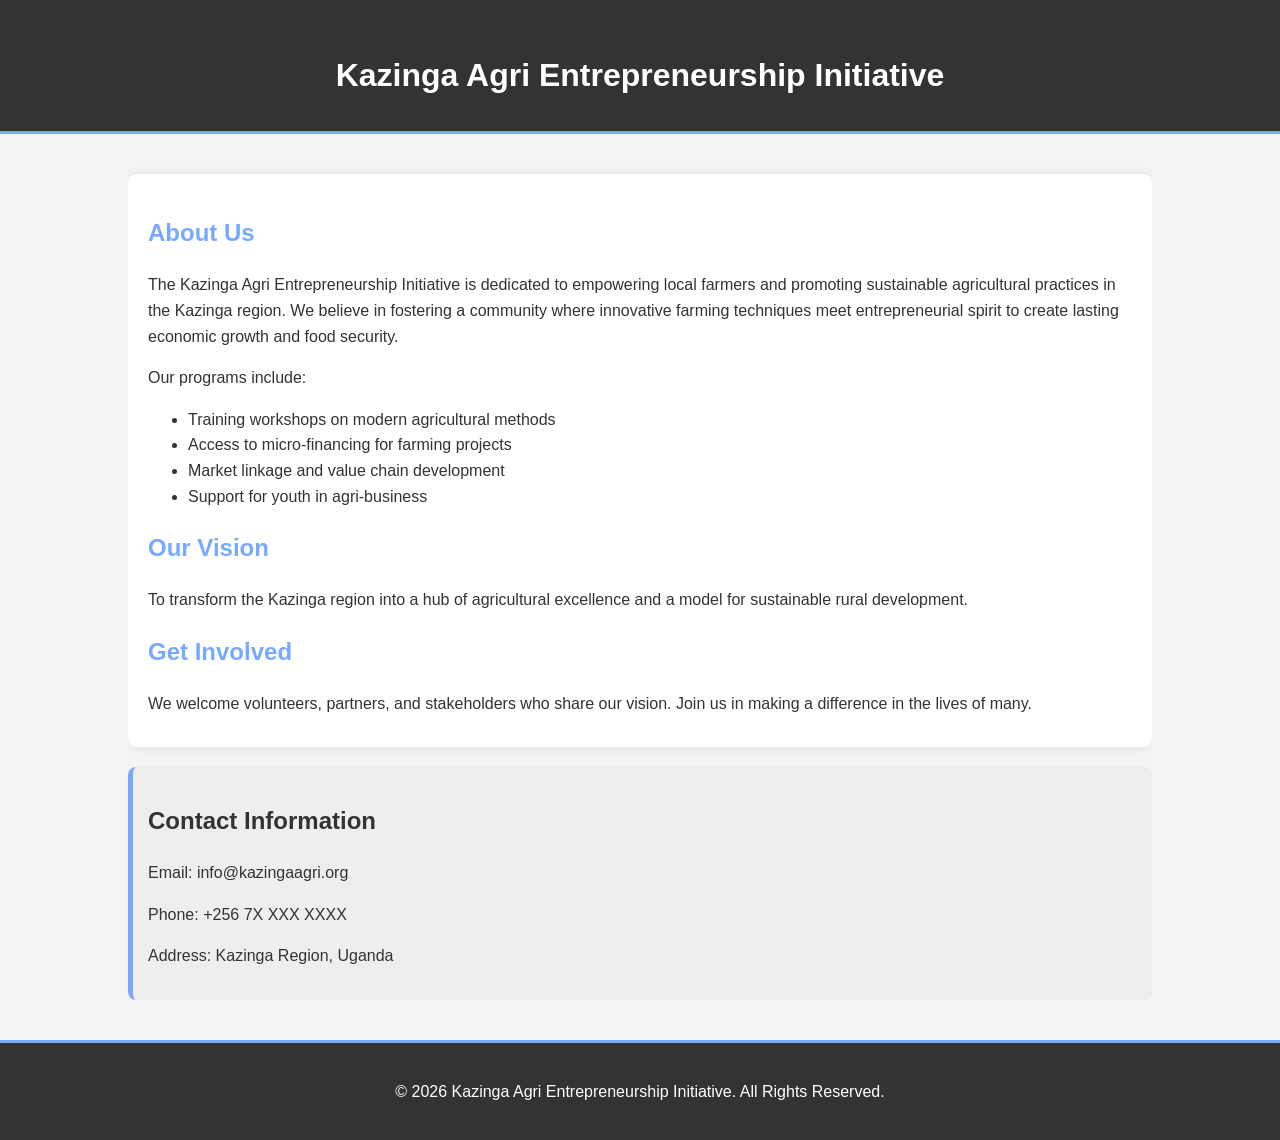
<file: kazinga_agri.html>
<!DOCTYPE html>
<html lang="en">
<head>
    <meta charset="UTF-8">
    <meta name="viewport" content="width=device-width, initial-scale=1.0">
    <title>Kazinga Agri Entrepreneurship Initiative</title>
    <style>
        body {
            font-family: Arial, sans-serif;
            line-height: 1.6;
            margin: 0;
            padding: 0;
            background: #f4f4f4;
            color: #333;
        }
        .container {
            width: 80%;
            margin: auto;
            overflow: hidden;
            padding: 20px 0;
        }
        header {
            background: #333;
            color: #fff;
            padding-top: 30px;
            min-height: 70px;
            border-bottom: #77aaff 3px solid;
            text-align: center;
        }
        header h1 {
            margin: 0;
            padding-bottom: 10px;
        }
        .main-content {
            padding: 20px;
            background: #fff;
            margin-top: 20px;
            border-radius: 8px;
            box-shadow: 0 0 10px rgba(0,0,0,0.1);
        }
        .main-content h2 {
            color: #77aaff;
        }
        .main-content p {
            margin-bottom: 10px;
        }
        .contact-info {
            background: #eee;
            padding: 15px;
            margin-top: 20px;
            border-left: #77aaff 5px solid;
            border-radius: 8px;
        }
        footer {
            text-align: center;
            padding: 20px;
            background: #333;
            color: #fff;
            margin-top: 20px;
            border-top: #77aaff 3px solid;
        }
    </style>
</head>
<body>
    <header>
        <div class="container">
            <h1>Kazinga Agri Entrepreneurship Initiative</h1>
        </div>
    </header>

    <div class="container">
        <section class="main-content">
            <h2>About Us</h2>
            <p>The Kazinga Agri Entrepreneurship Initiative is dedicated to empowering local farmers and promoting sustainable agricultural practices in the Kazinga region. We believe in fostering a community where innovative farming techniques meet entrepreneurial spirit to create lasting economic growth and food security.</p>
            
            <p>Our programs include:</p>
            <ul>
                <li>Training workshops on modern agricultural methods</li>
                <li>Access to micro-financing for farming projects</li>
                <li>Market linkage and value chain development</li>
                <li>Support for youth in agri-business</li>
            </ul>

            <h2>Our Vision</h2>
            <p>To transform the Kazinga region into a hub of agricultural excellence and a model for sustainable rural development.</p>

            <h2>Get Involved</h2>
            <p>We welcome volunteers, partners, and stakeholders who share our vision. Join us in making a difference in the lives of many.</p>
        </section>

        <section class="contact-info">
            <h2>Contact Information</h2>
            <p>Email: info@kazingaagri.org</p>
            <p>Phone: +256 7X XXX XXXX</p>
            <p>Address: Kazinga Region, Uganda</p>
        </section>
    </div>

    <footer>
        <p>&copy; 2026 Kazinga Agri Entrepreneurship Initiative. All Rights Reserved.</p>
    </footer>
</body>
</html>
</file>
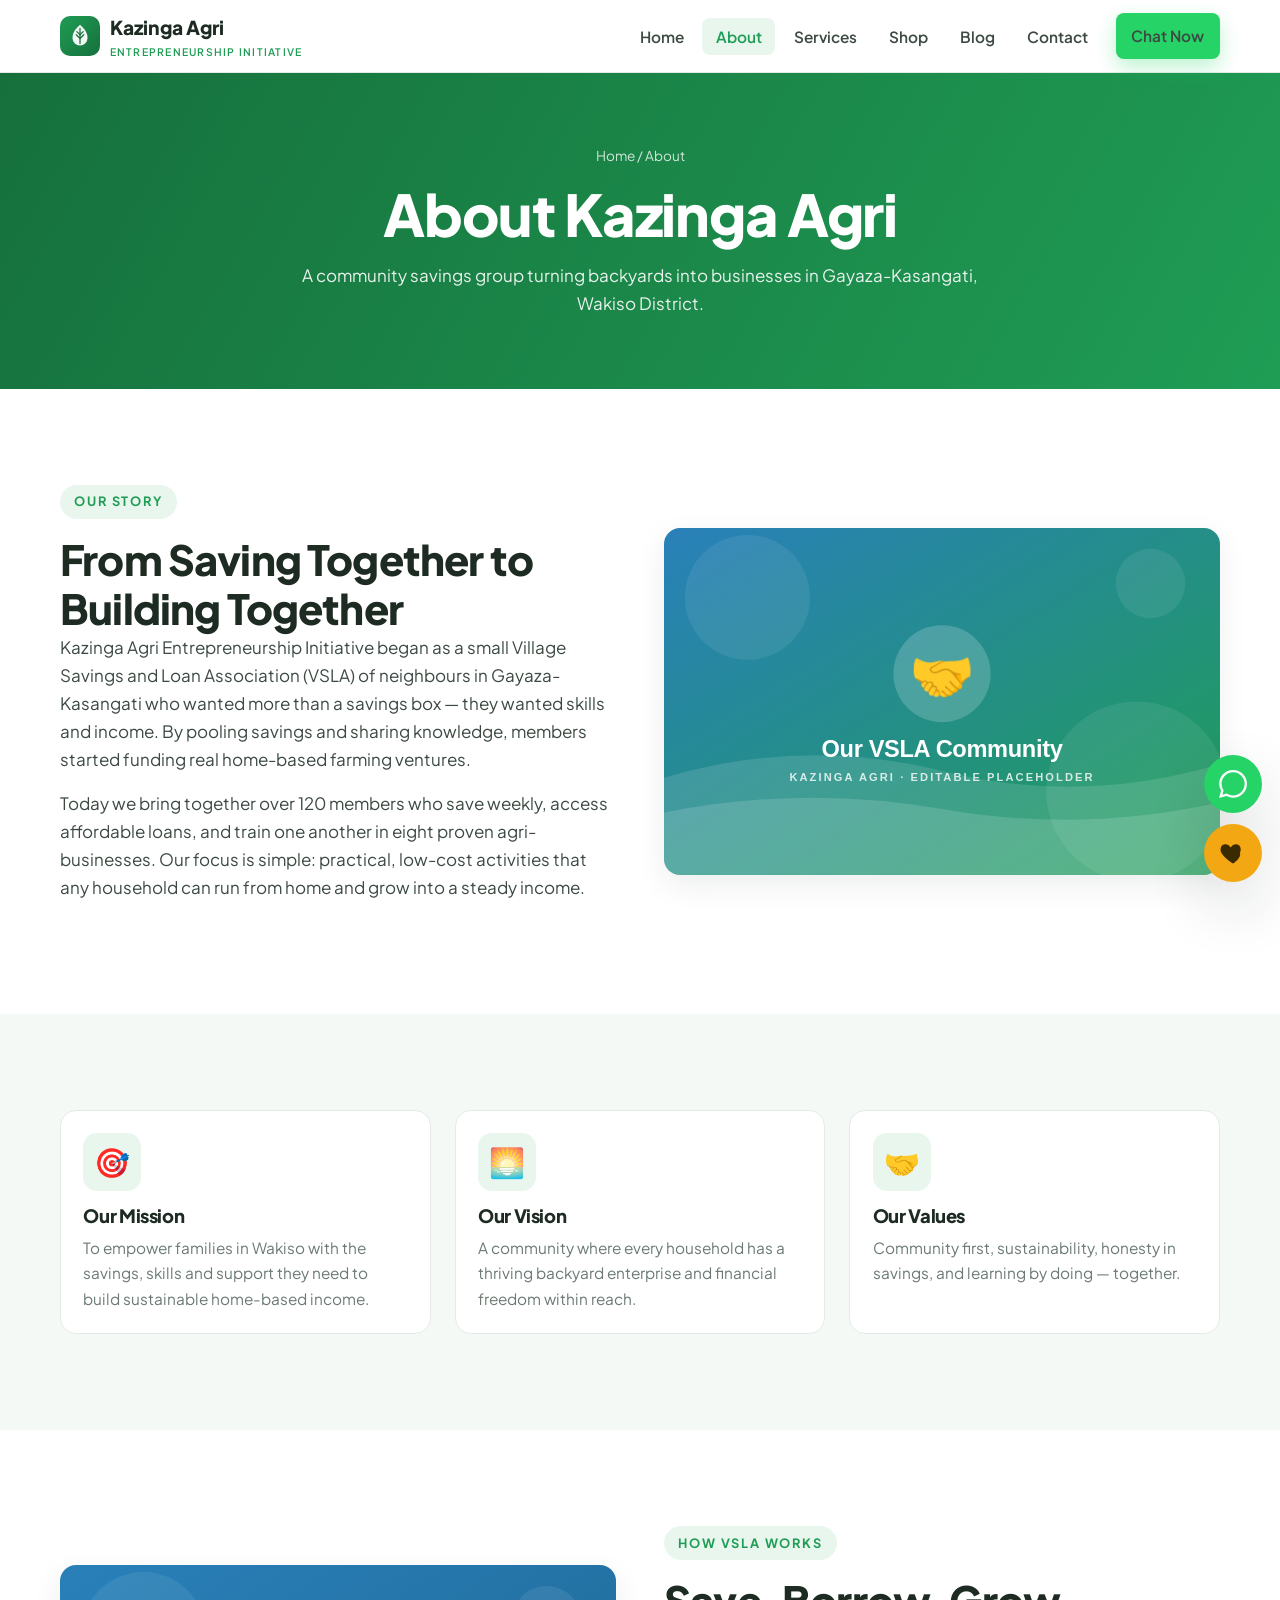
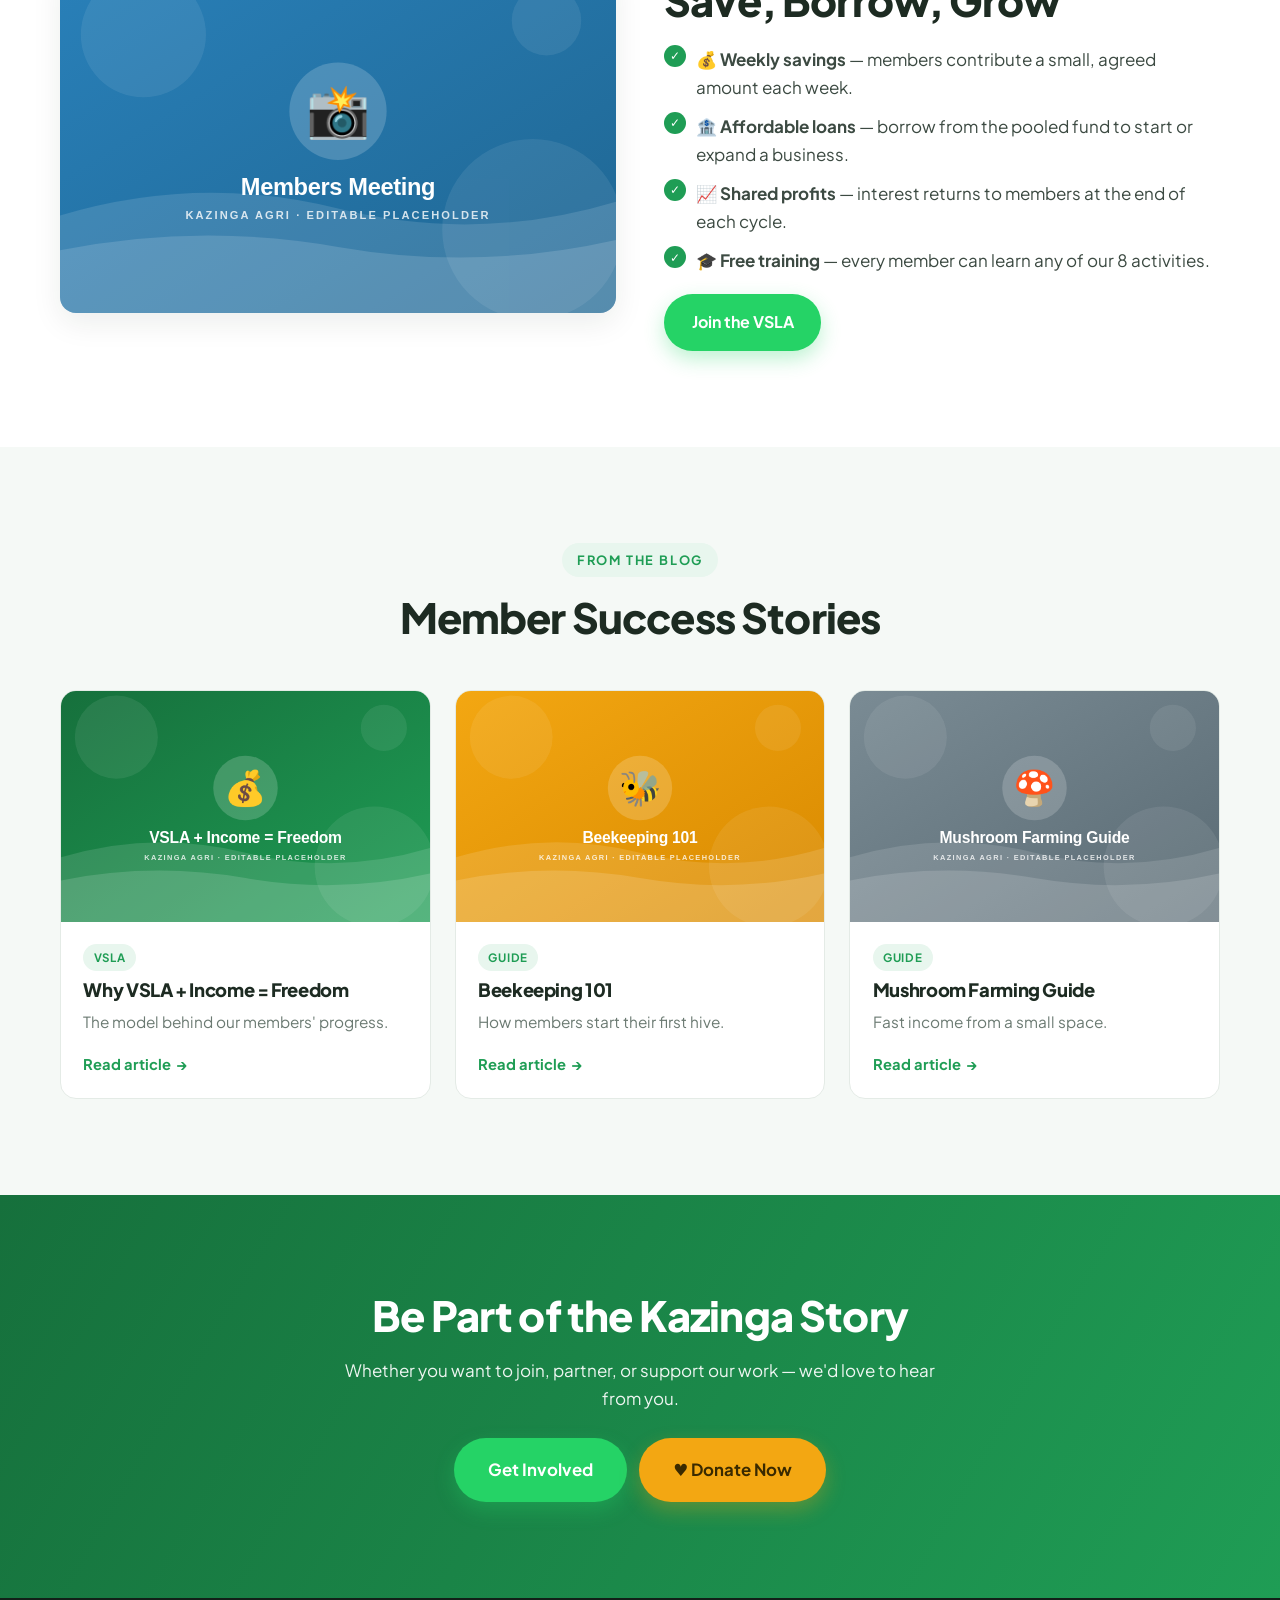
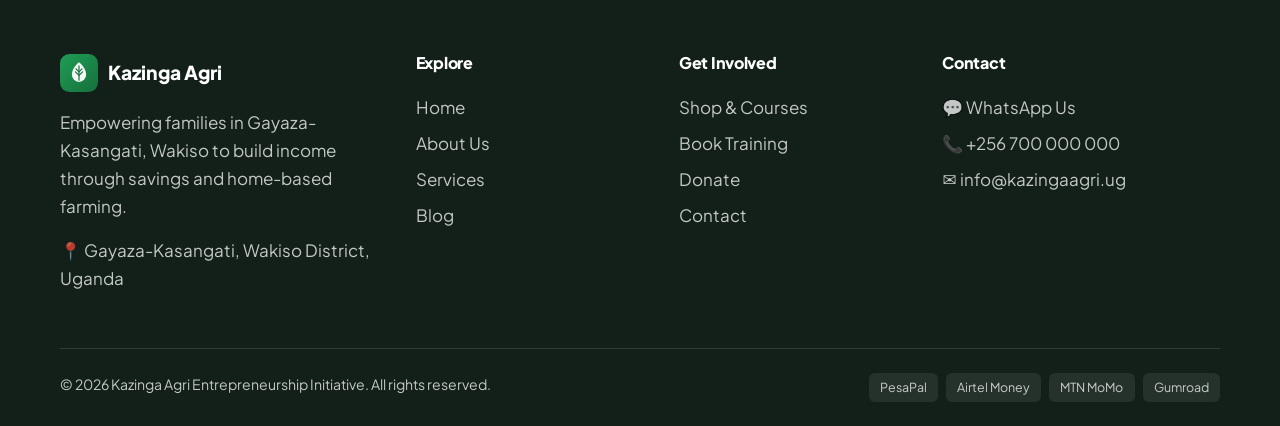
<file: pages/about.html>
<!DOCTYPE html>
<html lang="en">
<head>
  <meta charset="UTF-8" />
  <meta name="viewport" content="width=device-width, initial-scale=1.0" />
  <title>About Us — Kazinga Agri Entrepreneurship Initiative</title>
  <meta name="description" content="Learn about Kazinga Agri, a VSLA in Gayaza-Kasangati, Wakiso, Uganda combining community savings with hands-on agri-business training." />
  <link rel="icon" href="../assets/images/placeholders/logo.svg" />
  <link rel="preconnect" href="https://fonts.googleapis.com" /><link rel="preconnect" href="https://fonts.gstatic.com" crossorigin />
  <link href="https://fonts.googleapis.com/css2?family=Plus+Jakarta+Sans:wght@400;600;700;800&display=swap" rel="stylesheet" />
  <link rel="stylesheet" href="../assets/css/style.css" />
</head>
<body>
  <header class="site-header">
    <div class="container nav">
      <a href="../index.html" class="brand"><img src="../assets/images/placeholders/logo.svg" alt="Kazinga Agri logo" /><span>Kazinga Agri<small>Entrepreneurship Initiative</small></span></a>
      <button class="nav-toggle" aria-label="Toggle menu"><span></span></button>
      <ul class="nav-links">
        <li><a href="../index.html">Home</a></li>
        <li><a href="about.html" class="active">About</a></li>
        <li><a href="services.html">Services</a></li>
        <li><a href="shop.html">Shop</a></li>
        <li><a href="../blog/index.html">Blog</a></li>
        <li><a href="contact.html">Contact</a></li>
        <li class="nav-cta"><a class="btn btn-whatsapp" data-wa="Hello Kazinga Agri!">Chat Now</a></li>
      </ul>
    </div>
  </header>

  <section class="page-hero">
    <div class="container">
      <div class="crumbs"><a href="../index.html">Home</a> / About</div>
      <h1>About Kazinga Agri</h1>
      <p>A community savings group turning backyards into businesses in Gayaza-Kasangati, Wakiso District.</p>
    </div>
  </section>

  <section>
    <div class="container split">
      <div class="reveal">
        <span class="eyebrow">Our Story</span>
        <h2>From Saving Together to Building Together</h2>
        <p>Kazinga Agri Entrepreneurship Initiative began as a small Village Savings and Loan Association (VSLA) of neighbours in Gayaza-Kasangati who wanted more than a savings box — they wanted skills and income. By pooling savings and sharing knowledge, members started funding real home-based farming ventures.</p>
        <p>Today we bring together over 120 members who save weekly, access affordable loans, and train one another in eight proven agri-businesses. Our focus is simple: practical, low-cost activities that any household can run from home and grow into a steady income.</p>
      </div>
      <div class="split-img-wrap reveal"><img src="../assets/images/placeholders/about.svg" alt="VSLA members meeting" loading="lazy" /></div>
    </div>
  </section>

  <section class="bg-soft">
    <div class="container">
      <div class="grid grid-3 reveal">
        <div class="card"><div class="card-body"><div class="service-card"><div class="icon">🎯</div></div><h3>Our Mission</h3><p>To empower families in Wakiso with the savings, skills and support they need to build sustainable home-based income.</p></div></div>
        <div class="card"><div class="card-body"><div class="service-card"><div class="icon">🌅</div></div><h3>Our Vision</h3><p>A community where every household has a thriving backyard enterprise and financial freedom within reach.</p></div></div>
        <div class="card"><div class="card-body"><div class="service-card"><div class="icon">🤝</div></div><h3>Our Values</h3><p>Community first, sustainability, honesty in savings, and learning by doing — together.</p></div></div>
      </div>
    </div>
  </section>

  <section>
    <div class="container split">
      <div class="split-img-wrap reveal"><img src="../assets/images/placeholders/gallery-4.svg" alt="VSLA savings meeting" loading="lazy" /></div>
      <div class="reveal">
        <span class="eyebrow">How VSLA Works</span>
        <h2>Save, Borrow, Grow</h2>
        <ul style="list-style:none;display:grid;gap:.7rem;margin:1.2rem 0">
          <li class="" style="padding-left:2rem;position:relative">💰 <strong>Weekly savings</strong> — members contribute a small, agreed amount each week.</li>
          <li style="padding-left:2rem;position:relative">🏦 <strong>Affordable loans</strong> — borrow from the pooled fund to start or expand a business.</li>
          <li style="padding-left:2rem;position:relative">📈 <strong>Shared profits</strong> — interest returns to members at the end of each cycle.</li>
          <li style="padding-left:2rem;position:relative">🎓 <strong>Free training</strong> — every member can learn any of our 8 activities.</li>
        </ul>
        <a class="btn btn-whatsapp" data-wa="Hello Kazinga Agri! I'd like to join your VSLA. Please share how to become a member.">Join the VSLA</a>
      </div>
    </div>
  </section>

  <!-- Featured blog -->
  <section class="bg-soft">
    <div class="container">
      <div class="section-head reveal"><span class="eyebrow">From the Blog</span><h2>Member Success Stories</h2></div>
      <div class="grid grid-3 reveal">
        <article class="card"><a class="card-img" href="../blog/why-vsla-income/index.html"><img src="../assets/images/placeholders/blog-vsla.svg" alt="" loading="lazy" /></a><div class="card-body"><span class="card-tag">VSLA</span><h3>Why VSLA + Income = Freedom</h3><p>The model behind our members' progress.</p><a class="card-link" href="../blog/why-vsla-income/index.html">Read article</a></div></article>
        <article class="card"><a class="card-img" href="../blog/beekeeping-101/index.html"><img src="../assets/images/placeholders/blog-beekeeping.svg" alt="" loading="lazy" /></a><div class="card-body"><span class="card-tag">Guide</span><h3>Beekeeping 101</h3><p>How members start their first hive.</p><a class="card-link" href="../blog/beekeeping-101/index.html">Read article</a></div></article>
        <article class="card"><a class="card-img" href="../blog/mushroom-farming/index.html"><img src="../assets/images/placeholders/blog-mushroom.svg" alt="" loading="lazy" /></a><div class="card-body"><span class="card-tag">Guide</span><h3>Mushroom Farming Guide</h3><p>Fast income from a small space.</p><a class="card-link" href="../blog/mushroom-farming/index.html">Read article</a></div></article>
      </div>
    </div>
  </section>

  <section class="bg-green cta-band">
    <div class="container reveal">
      <h2>Be Part of the Kazinga Story</h2>
      <p>Whether you want to join, partner, or support our work — we'd love to hear from you.</p>
      <div class="cta-actions">
        <a class="btn btn-whatsapp btn-lg" data-wa="Hello Kazinga Agri! I'd like to get involved.">Get Involved</a>
        <a class="btn btn-gold btn-lg" data-donate>♥ Donate Now</a>
      </div>
    </div>
  </section>

  <footer class="site-footer">
    <div class="container">
      <div class="footer-grid">
        <div><div class="footer-brand"><img src="../assets/images/placeholders/logo.svg" alt="" /> Kazinga Agri</div><p>Empowering families in Gayaza-Kasangati, Wakiso to build income through savings and home-based farming.</p><p>📍 Gayaza-Kasangati, Wakiso District, Uganda</p></div>
        <div><h4>Explore</h4><a href="../index.html">Home</a><a href="about.html">About Us</a><a href="services.html">Services</a><a href="../blog/index.html">Blog</a></div>
        <div><h4>Get Involved</h4><a href="shop.html">Shop & Courses</a><a href="services.html#training">Book Training</a><a data-donate href="#">Donate</a><a href="contact.html">Contact</a></div>
        <div><h4>Contact</h4><a data-wa="Hello Kazinga Agri!">💬 WhatsApp Us</a><a href="tel:+256700000000">📞 +256 700 000 000</a><a href="mailto:info@kazingaagri.ug">✉ info@kazingaagri.ug</a></div>
      </div>
      <div class="footer-bottom"><span>© <span id="year">2026</span> Kazinga Agri Entrepreneurship Initiative. All rights reserved.</span><div class="footer-pay"><span>PesaPal</span><span>Airtel Money</span><span>MTN MoMo</span><span>Gumroad</span></div></div>
    </div>
  </footer>

  <div class="floaters">
    <a class="floater wa" data-wa="Hello Kazinga Agri!" aria-label="Chat on WhatsApp"><span class="tip">Chat on WhatsApp</span><svg viewBox="0 0 24 24" fill="currentColor"><path d="M.06 24l1.69-6.16a11.87 11.87 0 01-1.6-5.96C.16 5.34 5.5 0 12.06 0a11.82 11.82 0 018.41 3.49 11.82 11.82 0 013.48 8.41c0 6.56-5.34 11.9-11.9 11.9a11.9 11.9 0 01-5.7-1.45L.06 24zM6.6 20.13l.36.22a9.86 9.86 0 005.1 1.4 9.9 9.9 0 100-19.8 9.9 9.9 0 00-9.9 9.9 9.86 9.86 0 001.52 5.26l.24.38-1 3.65 3.68-.96z"/></svg></a>
    <a class="floater donate" data-donate aria-label="Donate"><span class="tip">Donate</span><svg viewBox="0 0 24 24" fill="currentColor"><path d="M12 21s-7.5-4.6-10-9.3C.4 8.3 1.9 4.5 5.4 4.5c2 0 3.4 1.1 4.3 2.4l.3.4.3-.4c.9-1.3 2.3-2.4 4.3-2.4 3.5 0 5 3.8 3.4 7.2C19.5 16.4 12 21 12 21z"/></svg></a>
  </div>
  <script src="../assets/js/main.js"></script>
</body>
</html>
</file>
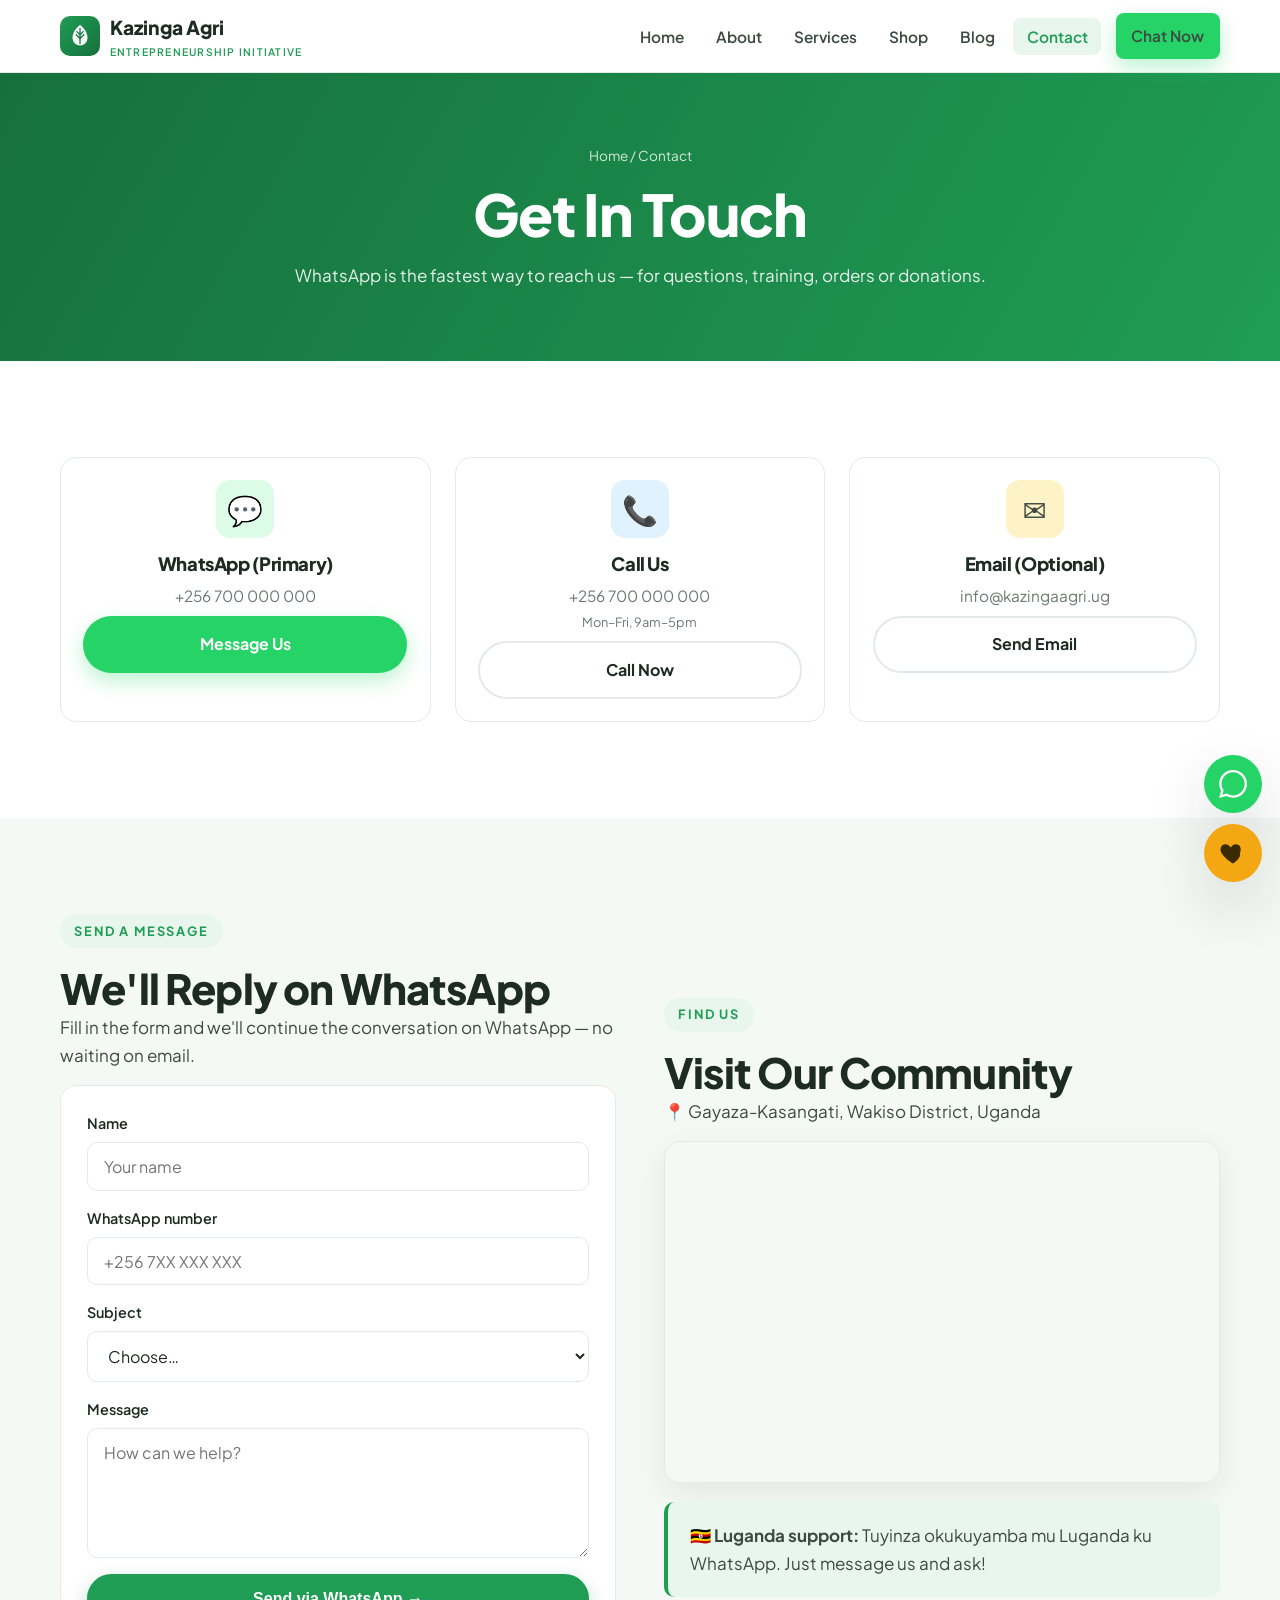
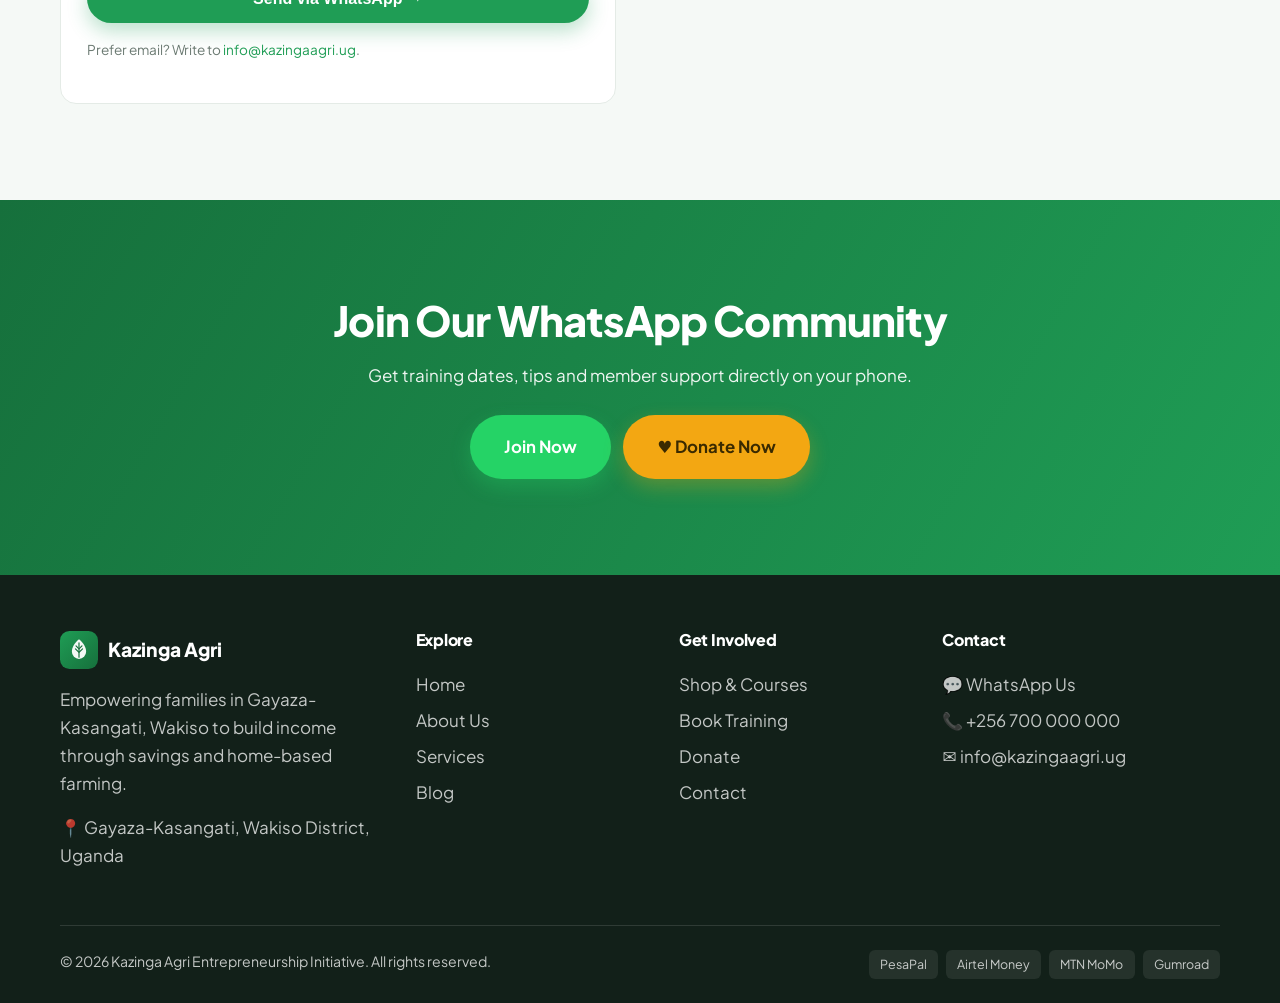
<file: pages/contact.html>
<!DOCTYPE html>
<html lang="en">
<head>
  <meta charset="UTF-8" />
  <meta name="viewport" content="width=device-width, initial-scale=1.0" />
  <title>Contact Us — Kazinga Agri | WhatsApp, Call & Email</title>
  <meta name="description" content="Get in touch with Kazinga Agri in Gayaza-Kasangati, Wakiso. WhatsApp first, call or email — and find us on the map." />
  <link rel="icon" href="../assets/images/placeholders/logo.svg" />
  <link rel="preconnect" href="https://fonts.googleapis.com" /><link rel="preconnect" href="https://fonts.gstatic.com" crossorigin />
  <link href="https://fonts.googleapis.com/css2?family=Plus+Jakarta+Sans:wght@400;600;700;800&display=swap" rel="stylesheet" />
  <link rel="stylesheet" href="../assets/css/style.css" />
</head>
<body>
  <header class="site-header">
    <div class="container nav">
      <a href="../index.html" class="brand"><img src="../assets/images/placeholders/logo.svg" alt="Kazinga Agri logo" /><span>Kazinga Agri<small>Entrepreneurship Initiative</small></span></a>
      <button class="nav-toggle" aria-label="Toggle menu"><span></span></button>
      <ul class="nav-links">
        <li><a href="../index.html">Home</a></li><li><a href="about.html">About</a></li>
        <li><a href="services.html">Services</a></li><li><a href="shop.html">Shop</a></li>
        <li><a href="../blog/index.html">Blog</a></li><li><a href="contact.html" class="active">Contact</a></li>
        <li class="nav-cta"><a class="btn btn-whatsapp" data-wa="Hello Kazinga Agri!">Chat Now</a></li>
      </ul>
    </div>
  </header>

  <section class="page-hero">
    <div class="container">
      <div class="crumbs"><a href="../index.html">Home</a> / Contact</div>
      <h1>Get In Touch</h1>
      <p>WhatsApp is the fastest way to reach us — for questions, training, orders or donations.</p>
    </div>
  </section>

  <!-- Contact methods -->
  <section>
    <div class="container">
      <div class="grid grid-3 reveal">
        <a class="card" data-wa="Hello Kazinga Agri! I'd like to get in touch." style="text-decoration:none"><div class="card-body center"><div class="service-card" style="margin-inline:auto"><div class="icon" style="background:#dcfce7">💬</div></div><h3>WhatsApp (Primary)</h3><p>+256 700 000 000</p><span class="btn btn-whatsapp btn-block">Message Us</span></div></a>
        <a class="card" href="tel:+256700000000" style="text-decoration:none"><div class="card-body center"><div class="service-card" style="margin-inline:auto"><div class="icon" style="background:#e0f2fe">📞</div></div><h3>Call Us</h3><p>+256 700 000 000<br><small>Mon–Fri, 9am–5pm</small></p><span class="btn btn-outline btn-block">Call Now</span></div></a>
        <a class="card" href="mailto:info@kazingaagri.ug" style="text-decoration:none"><div class="card-body center"><div class="service-card" style="margin-inline:auto"><div class="icon" style="background:#fef3c7">✉️</div></div><h3>Email (Optional)</h3><p>info@kazingaagri.ug</p><span class="btn btn-outline btn-block">Send Email</span></div></a>
      </div>
    </div>
  </section>

  <!-- Form + address -->
  <section class="bg-soft">
    <div class="container split">
      <div class="reveal">
        <span class="eyebrow">Send a Message</span>
        <h2>We'll Reply on WhatsApp</h2>
        <p>Fill in the form and we'll continue the conversation on WhatsApp — no waiting on email.</p>
        <form class="form card" data-wa-form style="padding:1.6rem;margin-top:1rem">
          <div class="field"><label for="cname">Name</label><input id="cname" name="Name" required placeholder="Your name" /></div>
          <div class="field"><label for="cwa">WhatsApp number</label><input id="cwa" name="WhatsApp" required placeholder="+256 7XX XXX XXX" /></div>
          <div class="field"><label for="csubj">Subject</label>
            <select id="csubj" name="Subject" required>
              <option value="">Choose…</option><option>General inquiry</option><option>Request training</option>
              <option>Product / order question</option><option>Partnership</option><option>Donation</option>
            </select>
          </div>
          <div class="field"><label for="cmsg">Message</label><textarea id="cmsg" name="Message" required placeholder="How can we help?"></textarea></div>
          <button class="btn btn-primary btn-block" type="submit">Send via WhatsApp →</button>
          <p class="form-note">Prefer email? Write to <a href="mailto:info@kazingaagri.ug" style="color:var(--green)">info@kazingaagri.ug</a>.</p>
        </form>
      </div>
      <div class="reveal">
        <span class="eyebrow">Find Us</span>
        <h2>Visit Our Community</h2>
        <p>📍 Gayaza-Kasangati, Wakiso District, Uganda</p>
        <div style="border-radius:var(--radius);overflow:hidden;box-shadow:var(--shadow);border:1px solid var(--line)">
          <iframe title="Kazinga Agri location" src="https://www.google.com/maps?q=Kasangati,Wakiso,Uganda&output=embed" width="100%" height="340" style="border:0;display:block" loading="lazy" referrerpolicy="no-referrer-when-downgrade"></iframe>
        </div>
        <div class="callout" style="margin-top:1.2rem"><p><strong>🇺🇬 Luganda support:</strong> Tuyinza okukuyamba mu Luganda ku WhatsApp. Just message us and ask!</p></div>
      </div>
    </div>
  </section>

  <section class="bg-green cta-band">
    <div class="container reveal">
      <h2>Join Our WhatsApp Community</h2>
      <p>Get training dates, tips and member support directly on your phone.</p>
      <div class="cta-actions"><a class="btn btn-whatsapp btn-lg" data-wa="Hello Kazinga Agri! I'd like to join your WhatsApp community.">Join Now</a><a class="btn btn-gold btn-lg" data-donate>♥ Donate Now</a></div>
    </div>
  </section>

  <footer class="site-footer">
    <div class="container">
      <div class="footer-grid">
        <div><div class="footer-brand"><img src="../assets/images/placeholders/logo.svg" alt="" /> Kazinga Agri</div><p>Empowering families in Gayaza-Kasangati, Wakiso to build income through savings and home-based farming.</p><p>📍 Gayaza-Kasangati, Wakiso District, Uganda</p></div>
        <div><h4>Explore</h4><a href="../index.html">Home</a><a href="about.html">About Us</a><a href="services.html">Services</a><a href="../blog/index.html">Blog</a></div>
        <div><h4>Get Involved</h4><a href="shop.html">Shop & Courses</a><a href="services.html#book">Book Training</a><a data-donate href="#">Donate</a><a href="contact.html">Contact</a></div>
        <div><h4>Contact</h4><a data-wa="Hello Kazinga Agri!">💬 WhatsApp Us</a><a href="tel:+256700000000">📞 +256 700 000 000</a><a href="mailto:info@kazingaagri.ug">✉ info@kazingaagri.ug</a></div>
      </div>
      <div class="footer-bottom"><span>© <span id="year">2026</span> Kazinga Agri Entrepreneurship Initiative. All rights reserved.</span><div class="footer-pay"><span>PesaPal</span><span>Airtel Money</span><span>MTN MoMo</span><span>Gumroad</span></div></div>
    </div>
  </footer>

  <div class="floaters">
    <a class="floater wa" data-wa="Hello Kazinga Agri!" aria-label="Chat on WhatsApp"><span class="tip">Chat on WhatsApp</span><svg viewBox="0 0 24 24" fill="currentColor"><path d="M.06 24l1.69-6.16a11.87 11.87 0 01-1.6-5.96C.16 5.34 5.5 0 12.06 0a11.82 11.82 0 018.41 3.49 11.82 11.82 0 013.48 8.41c0 6.56-5.34 11.9-11.9 11.9a11.9 11.9 0 01-5.7-1.45L.06 24zM6.6 20.13l.36.22a9.86 9.86 0 005.1 1.4 9.9 9.9 0 100-19.8 9.9 9.9 0 00-9.9 9.9 9.86 9.86 0 001.52 5.26l.24.38-1 3.65 3.68-.96z"/></svg></a>
    <a class="floater donate" data-donate aria-label="Donate"><span class="tip">Donate</span><svg viewBox="0 0 24 24" fill="currentColor"><path d="M12 21s-7.5-4.6-10-9.3C.4 8.3 1.9 4.5 5.4 4.5c2 0 3.4 1.1 4.3 2.4l.3.4.3-.4c.9-1.3 2.3-2.4 4.3-2.4 3.5 0 5 3.8 3.4 7.2C19.5 16.4 12 21 12 21z"/></svg></a>
  </div>
  <script src="../assets/js/main.js"></script>
</body>
</html>
</file>
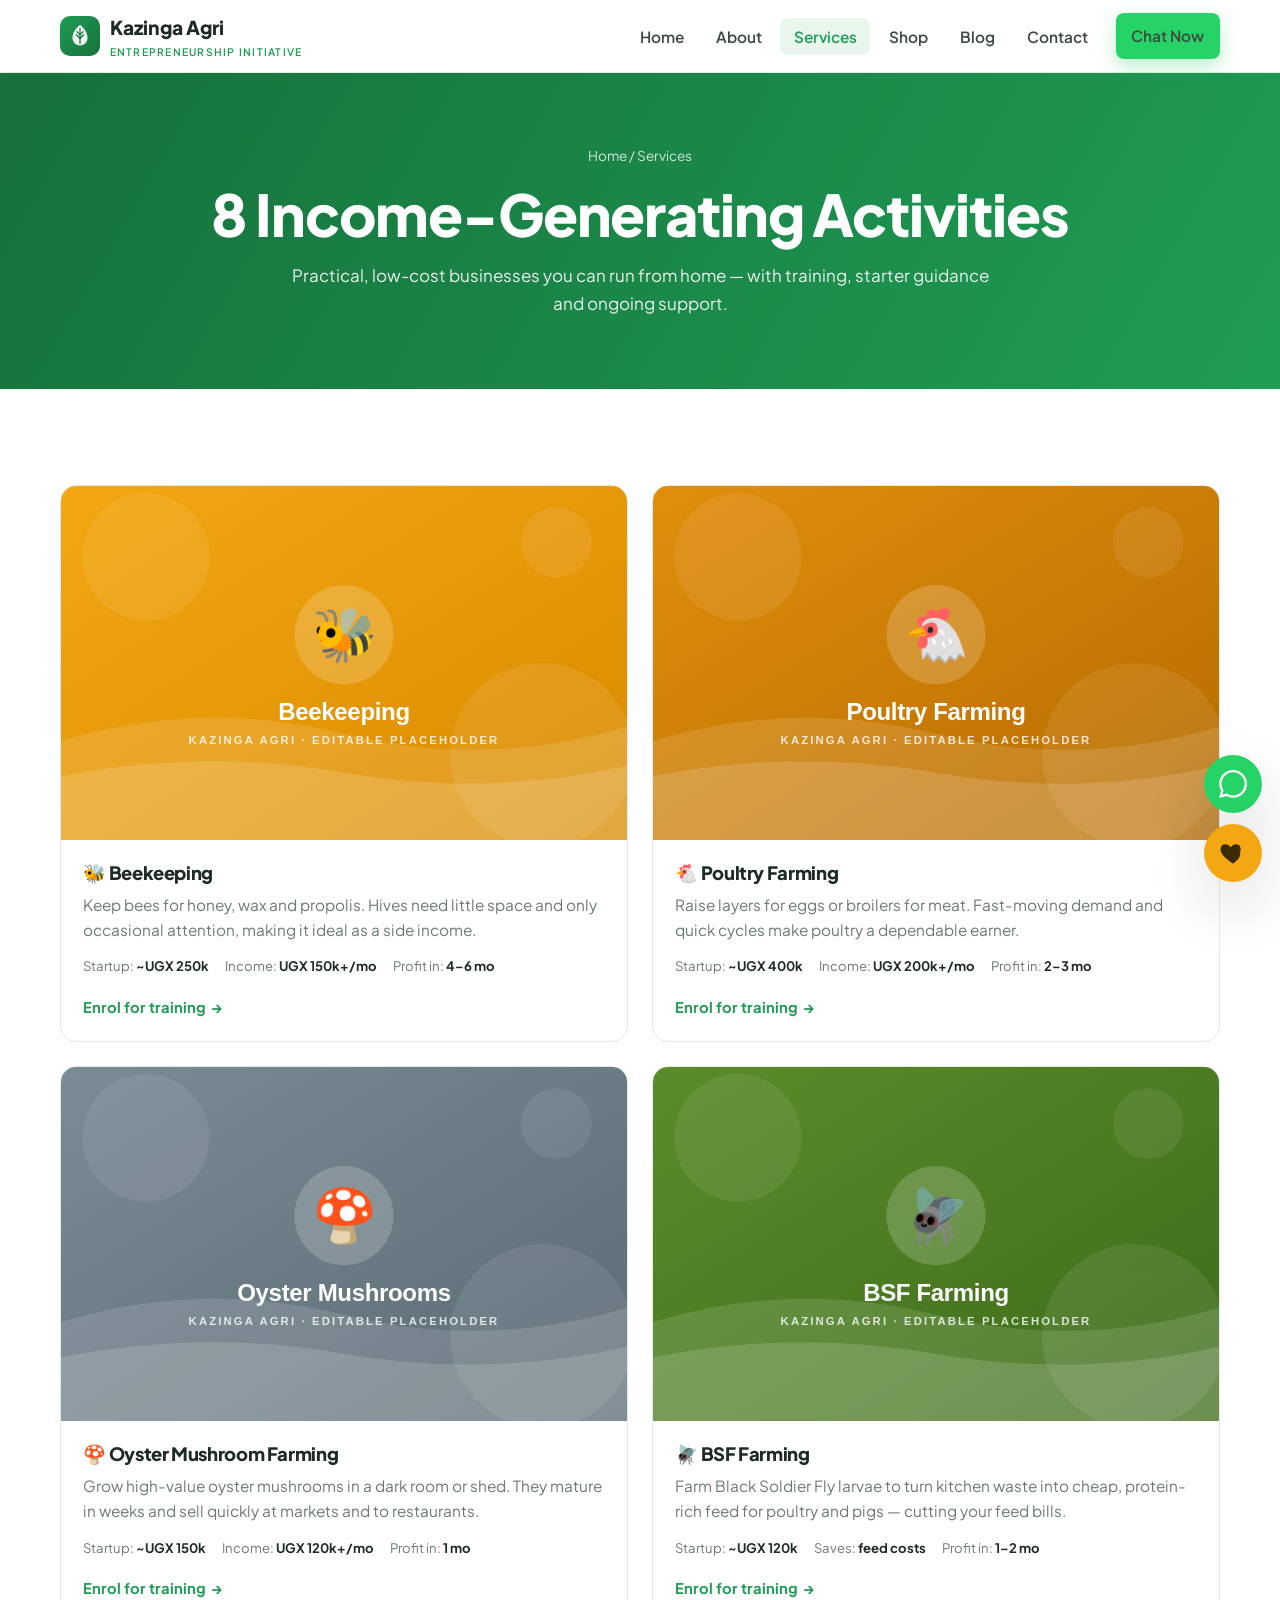
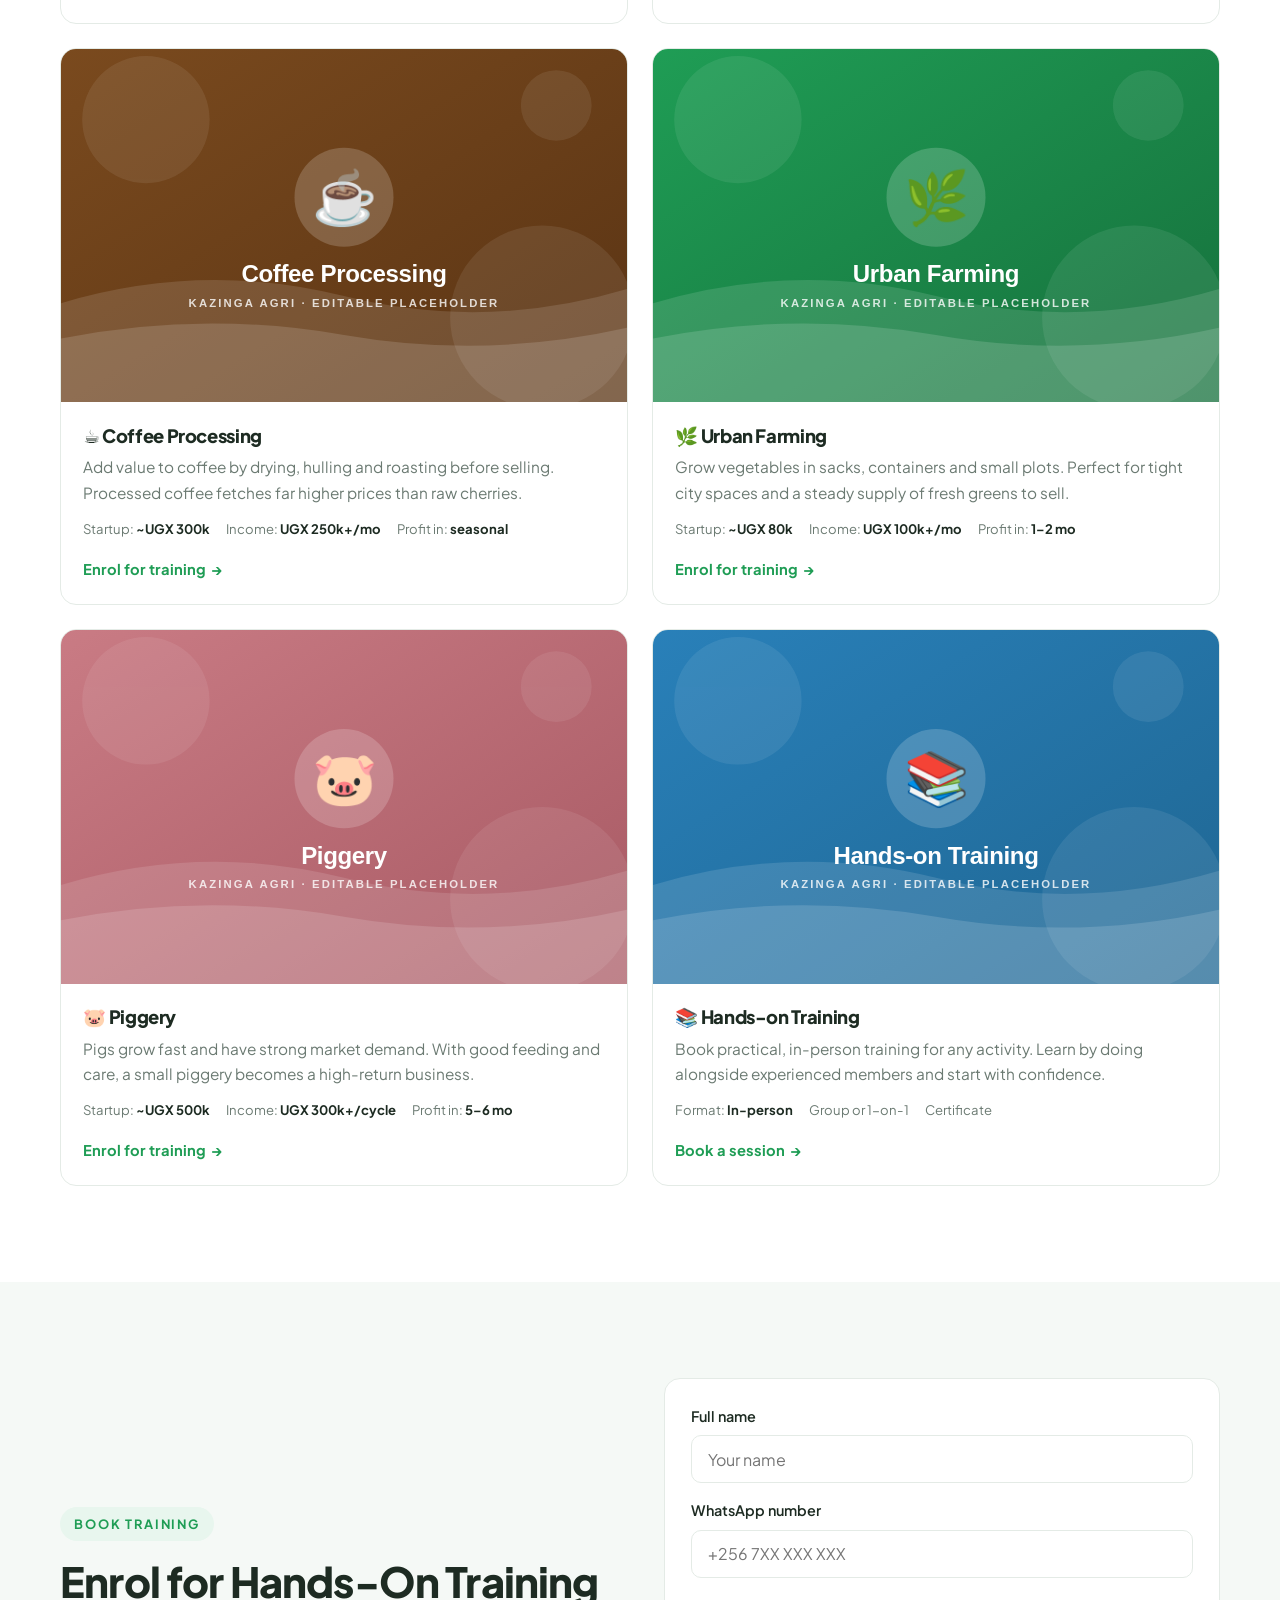
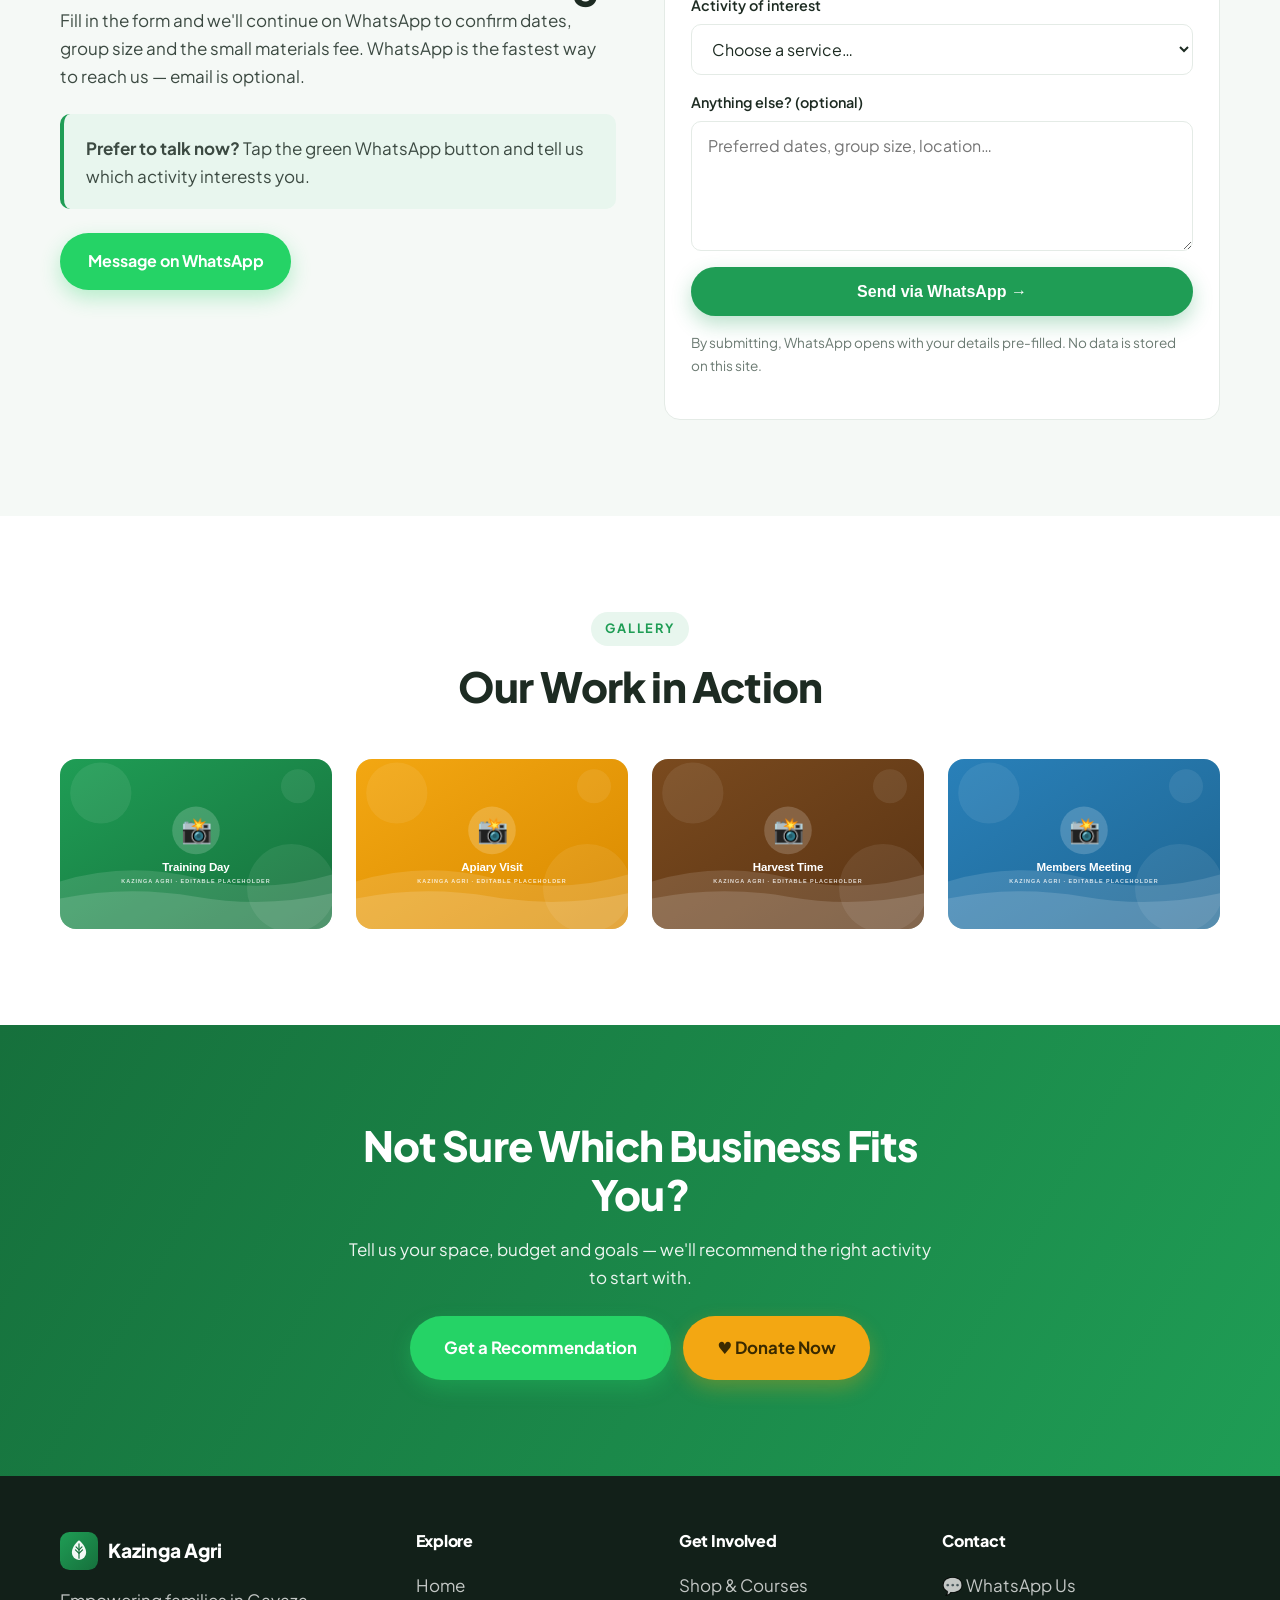
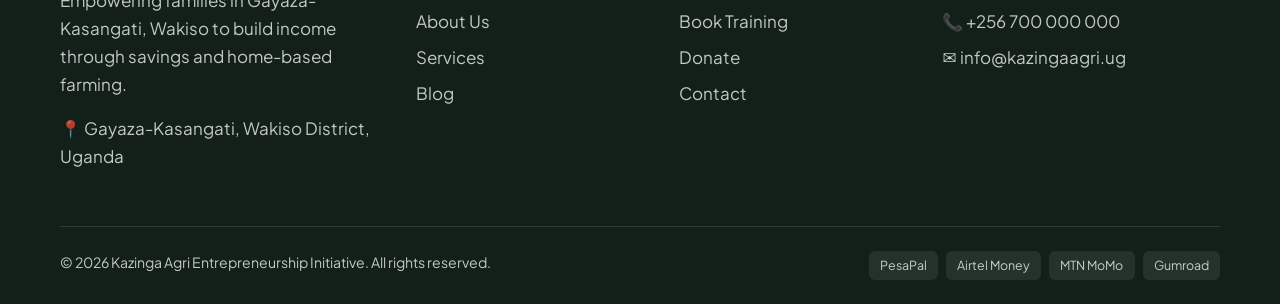
<file: pages/services.html>
<!DOCTYPE html>
<html lang="en">
<head>
  <meta charset="UTF-8" />
  <meta name="viewport" content="width=device-width, initial-scale=1.0" />
  <title>Services — 8 Home-Based Farming Businesses | Kazinga Agri</title>
  <meta name="description" content="Explore Kazinga Agri's 8 income activities: beekeeping, poultry, oyster mushrooms, BSF farming, coffee processing, urban farming, piggery and hands-on training." />
  <link rel="icon" href="../assets/images/placeholders/logo.svg" />
  <link rel="preconnect" href="https://fonts.googleapis.com" /><link rel="preconnect" href="https://fonts.gstatic.com" crossorigin />
  <link href="https://fonts.googleapis.com/css2?family=Plus+Jakarta+Sans:wght@400;600;700;800&display=swap" rel="stylesheet" />
  <link rel="stylesheet" href="../assets/css/style.css" />
</head>
<body>
  <header class="site-header">
    <div class="container nav">
      <a href="../index.html" class="brand"><img src="../assets/images/placeholders/logo.svg" alt="Kazinga Agri logo" /><span>Kazinga Agri<small>Entrepreneurship Initiative</small></span></a>
      <button class="nav-toggle" aria-label="Toggle menu"><span></span></button>
      <ul class="nav-links">
        <li><a href="../index.html">Home</a></li><li><a href="about.html">About</a></li>
        <li><a href="services.html" class="active">Services</a></li><li><a href="shop.html">Shop</a></li>
        <li><a href="../blog/index.html">Blog</a></li><li><a href="contact.html">Contact</a></li>
        <li class="nav-cta"><a class="btn btn-whatsapp" data-wa="Hello Kazinga Agri!">Chat Now</a></li>
      </ul>
    </div>
  </header>

  <section class="page-hero">
    <div class="container">
      <div class="crumbs"><a href="../index.html">Home</a> / Services</div>
      <h1>8 Income-Generating Activities</h1>
      <p>Practical, low-cost businesses you can run from home — with training, starter guidance and ongoing support.</p>
    </div>
  </section>

  <section>
    <div class="container">
      <div class="grid grid-2 reveal">

        <article class="card" id="beekeeping"><div class="card-img"><img src="../assets/images/placeholders/service-beekeeping.svg" alt="Beekeeping" loading="lazy" /></div><div class="card-body"><h3>🐝 Beekeeping</h3><p>Keep bees for honey, wax and propolis. Hives need little space and only occasional attention, making it ideal as a side income.</p><div class="service-meta"><span>Startup: <b>~UGX 250k</b></span><span>Income: <b>UGX 150k+/mo</b></span><span>Profit in: <b>4–6 mo</b></span></div><a class="card-link" href="#book">Enrol for training</a></div></article>

        <article class="card" id="poultry"><div class="card-img"><img src="../assets/images/placeholders/service-poultry.svg" alt="Poultry farming" loading="lazy" /></div><div class="card-body"><h3>🐔 Poultry Farming</h3><p>Raise layers for eggs or broilers for meat. Fast-moving demand and quick cycles make poultry a dependable earner.</p><div class="service-meta"><span>Startup: <b>~UGX 400k</b></span><span>Income: <b>UGX 200k+/mo</b></span><span>Profit in: <b>2–3 mo</b></span></div><a class="card-link" href="#book">Enrol for training</a></div></article>

        <article class="card" id="mushroom"><div class="card-img"><img src="../assets/images/placeholders/service-mushroom.svg" alt="Oyster mushroom farming" loading="lazy" /></div><div class="card-body"><h3>🍄 Oyster Mushroom Farming</h3><p>Grow high-value oyster mushrooms in a dark room or shed. They mature in weeks and sell quickly at markets and to restaurants.</p><div class="service-meta"><span>Startup: <b>~UGX 150k</b></span><span>Income: <b>UGX 120k+/mo</b></span><span>Profit in: <b>1 mo</b></span></div><a class="card-link" href="#book">Enrol for training</a></div></article>

        <article class="card" id="bsf"><div class="card-img"><img src="../assets/images/placeholders/service-bsf.svg" alt="Black Soldier Fly farming" loading="lazy" /></div><div class="card-body"><h3>🪰 BSF Farming</h3><p>Farm Black Soldier Fly larvae to turn kitchen waste into cheap, protein-rich feed for poultry and pigs — cutting your feed bills.</p><div class="service-meta"><span>Startup: <b>~UGX 120k</b></span><span>Saves: <b>feed costs</b></span><span>Profit in: <b>1–2 mo</b></span></div><a class="card-link" href="#book">Enrol for training</a></div></article>

        <article class="card" id="coffee"><div class="card-img"><img src="../assets/images/placeholders/service-coffee.svg" alt="Coffee processing" loading="lazy" /></div><div class="card-body"><h3>☕ Coffee Processing</h3><p>Add value to coffee by drying, hulling and roasting before selling. Processed coffee fetches far higher prices than raw cherries.</p><div class="service-meta"><span>Startup: <b>~UGX 300k</b></span><span>Income: <b>UGX 250k+/mo</b></span><span>Profit in: <b>seasonal</b></span></div><a class="card-link" href="#book">Enrol for training</a></div></article>

        <article class="card" id="urban"><div class="card-img"><img src="../assets/images/placeholders/service-urban.svg" alt="Urban farming" loading="lazy" /></div><div class="card-body"><h3>🌿 Urban Farming</h3><p>Grow vegetables in sacks, containers and small plots. Perfect for tight city spaces and a steady supply of fresh greens to sell.</p><div class="service-meta"><span>Startup: <b>~UGX 80k</b></span><span>Income: <b>UGX 100k+/mo</b></span><span>Profit in: <b>1–2 mo</b></span></div><a class="card-link" href="#book">Enrol for training</a></div></article>

        <article class="card" id="piggery"><div class="card-img"><img src="../assets/images/placeholders/service-piggery.svg" alt="Piggery" loading="lazy" /></div><div class="card-body"><h3>🐷 Piggery</h3><p>Pigs grow fast and have strong market demand. With good feeding and care, a small piggery becomes a high-return business.</p><div class="service-meta"><span>Startup: <b>~UGX 500k</b></span><span>Income: <b>UGX 300k+/cycle</b></span><span>Profit in: <b>5–6 mo</b></span></div><a class="card-link" href="#book">Enrol for training</a></div></article>

        <article class="card" id="training"><div class="card-img"><img src="../assets/images/placeholders/service-training.svg" alt="Hands-on training" loading="lazy" /></div><div class="card-body"><h3>📚 Hands-on Training</h3><p>Book practical, in-person training for any activity. Learn by doing alongside experienced members and start with confidence.</p><div class="service-meta"><span>Format: <b>In-person</b></span><span>Group or 1-on-1</span><span>Certificate</span></div><a class="card-link" href="#book">Book a session</a></div></article>

      </div>
    </div>
  </section>

  <!-- Booking form -->
  <section class="bg-soft" id="book">
    <div class="container split">
      <div class="reveal">
        <span class="eyebrow">Book Training</span>
        <h2>Enrol for Hands-On Training</h2>
        <p>Fill in the form and we'll continue on WhatsApp to confirm dates, group size and the small materials fee. WhatsApp is the fastest way to reach us — email is optional.</p>
        <div class="callout"><p><strong>Prefer to talk now?</strong> Tap the green WhatsApp button and tell us which activity interests you.</p></div>
        <a class="btn btn-whatsapp" data-wa="Hello Kazinga Agri! I want to book training. My activity of interest is:">Message on WhatsApp</a>
      </div>
      <div class="reveal">
        <form class="form card" data-wa-form style="padding:1.6rem">
          <div class="field"><label for="name">Full name</label><input id="name" name="Name" required placeholder="Your name" /></div>
          <div class="field"><label for="phone">WhatsApp number</label><input id="phone" name="WhatsApp" required placeholder="+256 7XX XXX XXX" /></div>
          <div class="field"><label for="service">Activity of interest</label>
            <select id="service" name="Activity" required>
              <option value="">Choose a service…</option>
              <option>Beekeeping</option><option>Poultry Farming</option><option>Oyster Mushrooms</option>
              <option>BSF Farming</option><option>Coffee Processing</option><option>Urban Farming</option>
              <option>Piggery</option><option>General / Not sure yet</option>
            </select>
          </div>
          <div class="field"><label for="note">Anything else? (optional)</label><textarea id="note" name="Note" placeholder="Preferred dates, group size, location…"></textarea></div>
          <button class="btn btn-primary btn-block" type="submit">Send via WhatsApp →</button>
          <p class="form-note">By submitting, WhatsApp opens with your details pre-filled. No data is stored on this site.</p>
        </form>
      </div>
    </div>
  </section>

  <!-- Gallery -->
  <section>
    <div class="container">
      <div class="section-head reveal"><span class="eyebrow">Gallery</span><h2>Our Work in Action</h2></div>
      <div class="grid grid-4 reveal">
        <div class="card-img" style="border-radius:var(--radius)"><img src="../assets/images/placeholders/gallery-1.svg" alt="Training day" loading="lazy" /></div>
        <div class="card-img" style="border-radius:var(--radius)"><img src="../assets/images/placeholders/gallery-2.svg" alt="Apiary visit" loading="lazy" /></div>
        <div class="card-img" style="border-radius:var(--radius)"><img src="../assets/images/placeholders/gallery-3.svg" alt="Harvest time" loading="lazy" /></div>
        <div class="card-img" style="border-radius:var(--radius)"><img src="../assets/images/placeholders/gallery-4.svg" alt="Members meeting" loading="lazy" /></div>
      </div>
    </div>
  </section>

  <section class="bg-green cta-band">
    <div class="container reveal">
      <h2>Not Sure Which Business Fits You?</h2>
      <p>Tell us your space, budget and goals — we'll recommend the right activity to start with.</p>
      <div class="cta-actions"><a class="btn btn-whatsapp btn-lg" data-wa="Hello Kazinga Agri! Please help me choose the right activity for my space and budget.">Get a Recommendation</a><a class="btn btn-gold btn-lg" data-donate>♥ Donate Now</a></div>
    </div>
  </section>

  <footer class="site-footer">
    <div class="container">
      <div class="footer-grid">
        <div><div class="footer-brand"><img src="../assets/images/placeholders/logo.svg" alt="" /> Kazinga Agri</div><p>Empowering families in Gayaza-Kasangati, Wakiso to build income through savings and home-based farming.</p><p>📍 Gayaza-Kasangati, Wakiso District, Uganda</p></div>
        <div><h4>Explore</h4><a href="../index.html">Home</a><a href="about.html">About Us</a><a href="services.html">Services</a><a href="../blog/index.html">Blog</a></div>
        <div><h4>Get Involved</h4><a href="shop.html">Shop & Courses</a><a href="#book">Book Training</a><a data-donate href="#">Donate</a><a href="contact.html">Contact</a></div>
        <div><h4>Contact</h4><a data-wa="Hello Kazinga Agri!">💬 WhatsApp Us</a><a href="tel:+256700000000">📞 +256 700 000 000</a><a href="mailto:info@kazingaagri.ug">✉ info@kazingaagri.ug</a></div>
      </div>
      <div class="footer-bottom"><span>© <span id="year">2026</span> Kazinga Agri Entrepreneurship Initiative. All rights reserved.</span><div class="footer-pay"><span>PesaPal</span><span>Airtel Money</span><span>MTN MoMo</span><span>Gumroad</span></div></div>
    </div>
  </footer>

  <div class="floaters">
    <a class="floater wa" data-wa="Hello Kazinga Agri!" aria-label="Chat on WhatsApp"><span class="tip">Chat on WhatsApp</span><svg viewBox="0 0 24 24" fill="currentColor"><path d="M.06 24l1.69-6.16a11.87 11.87 0 01-1.6-5.96C.16 5.34 5.5 0 12.06 0a11.82 11.82 0 018.41 3.49 11.82 11.82 0 013.48 8.41c0 6.56-5.34 11.9-11.9 11.9a11.9 11.9 0 01-5.7-1.45L.06 24zM6.6 20.13l.36.22a9.86 9.86 0 005.1 1.4 9.9 9.9 0 100-19.8 9.9 9.9 0 00-9.9 9.9 9.86 9.86 0 001.52 5.26l.24.38-1 3.65 3.68-.96z"/></svg></a>
    <a class="floater donate" data-donate aria-label="Donate"><span class="tip">Donate</span><svg viewBox="0 0 24 24" fill="currentColor"><path d="M12 21s-7.5-4.6-10-9.3C.4 8.3 1.9 4.5 5.4 4.5c2 0 3.4 1.1 4.3 2.4l.3.4.3-.4c.9-1.3 2.3-2.4 4.3-2.4 3.5 0 5 3.8 3.4 7.2C19.5 16.4 12 21 12 21z"/></svg></a>
  </div>
  <script src="../assets/js/main.js"></script>
</body>
</html>
</file>
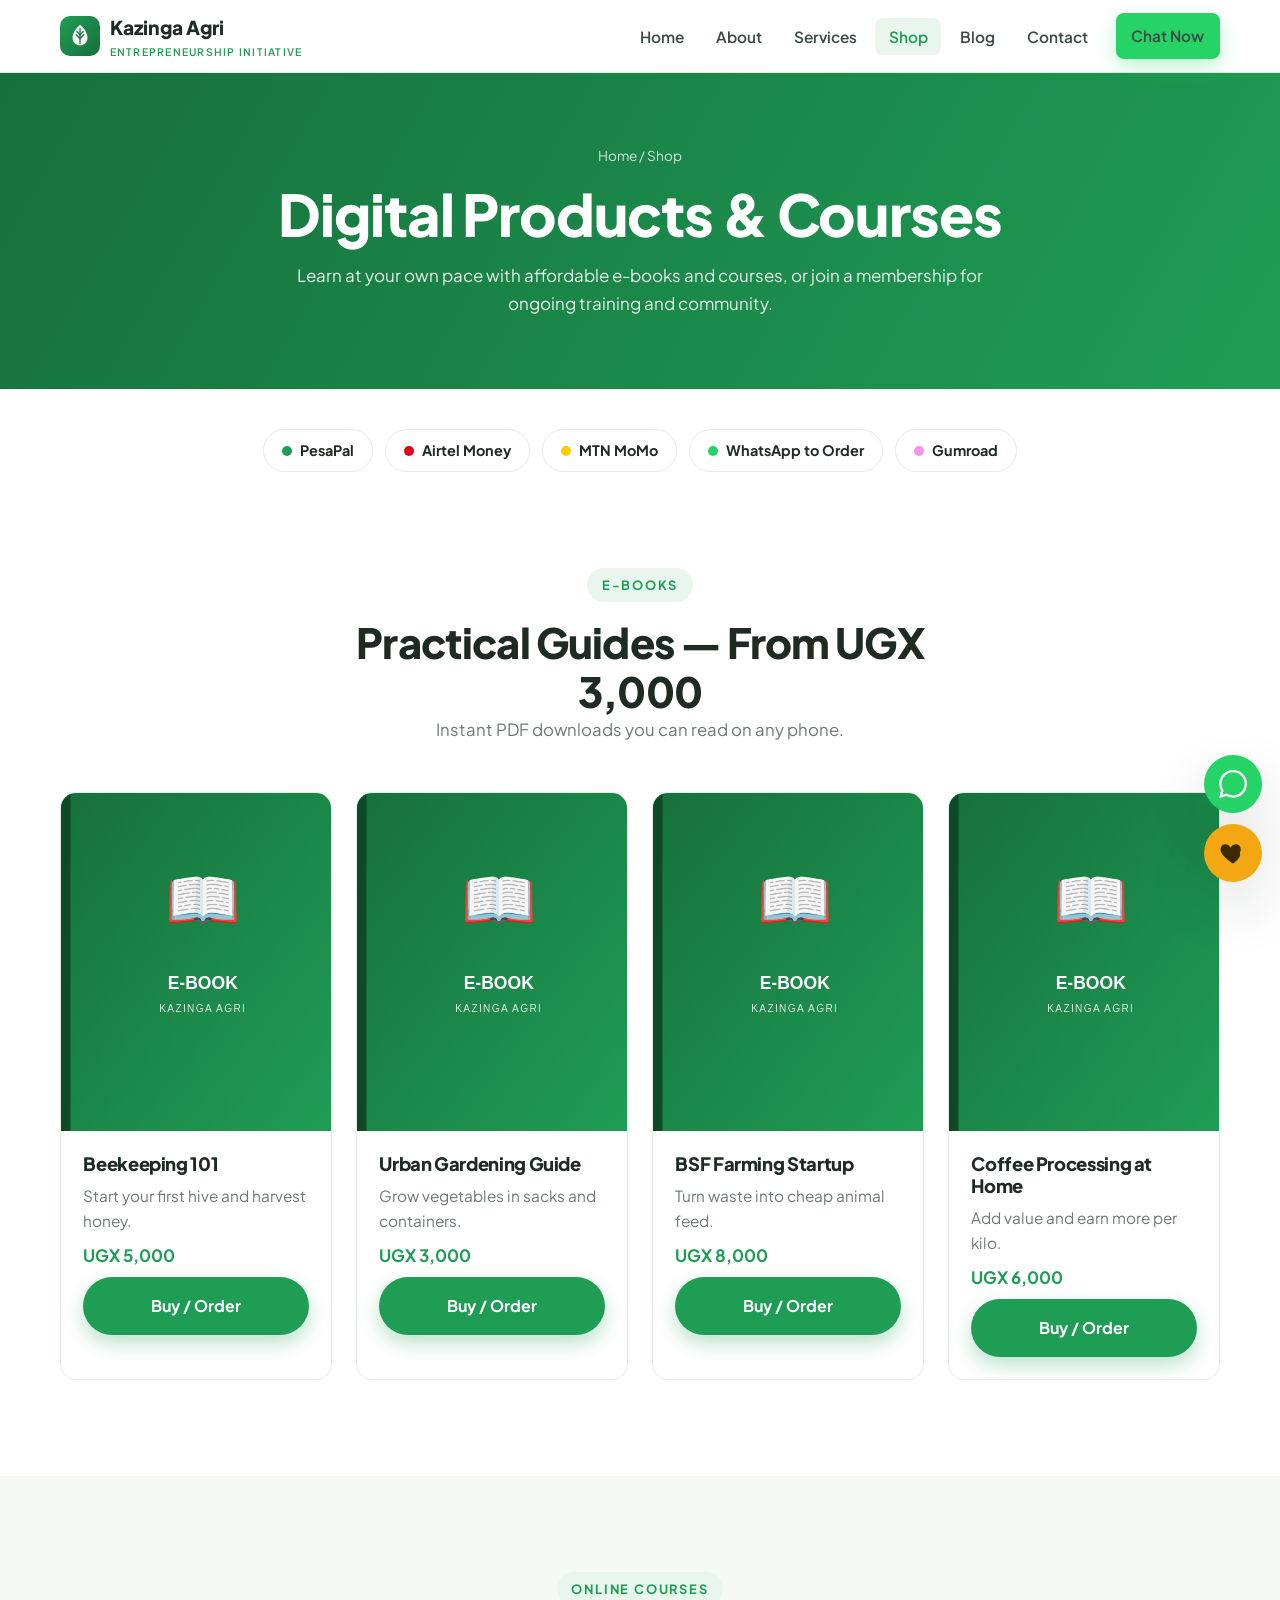
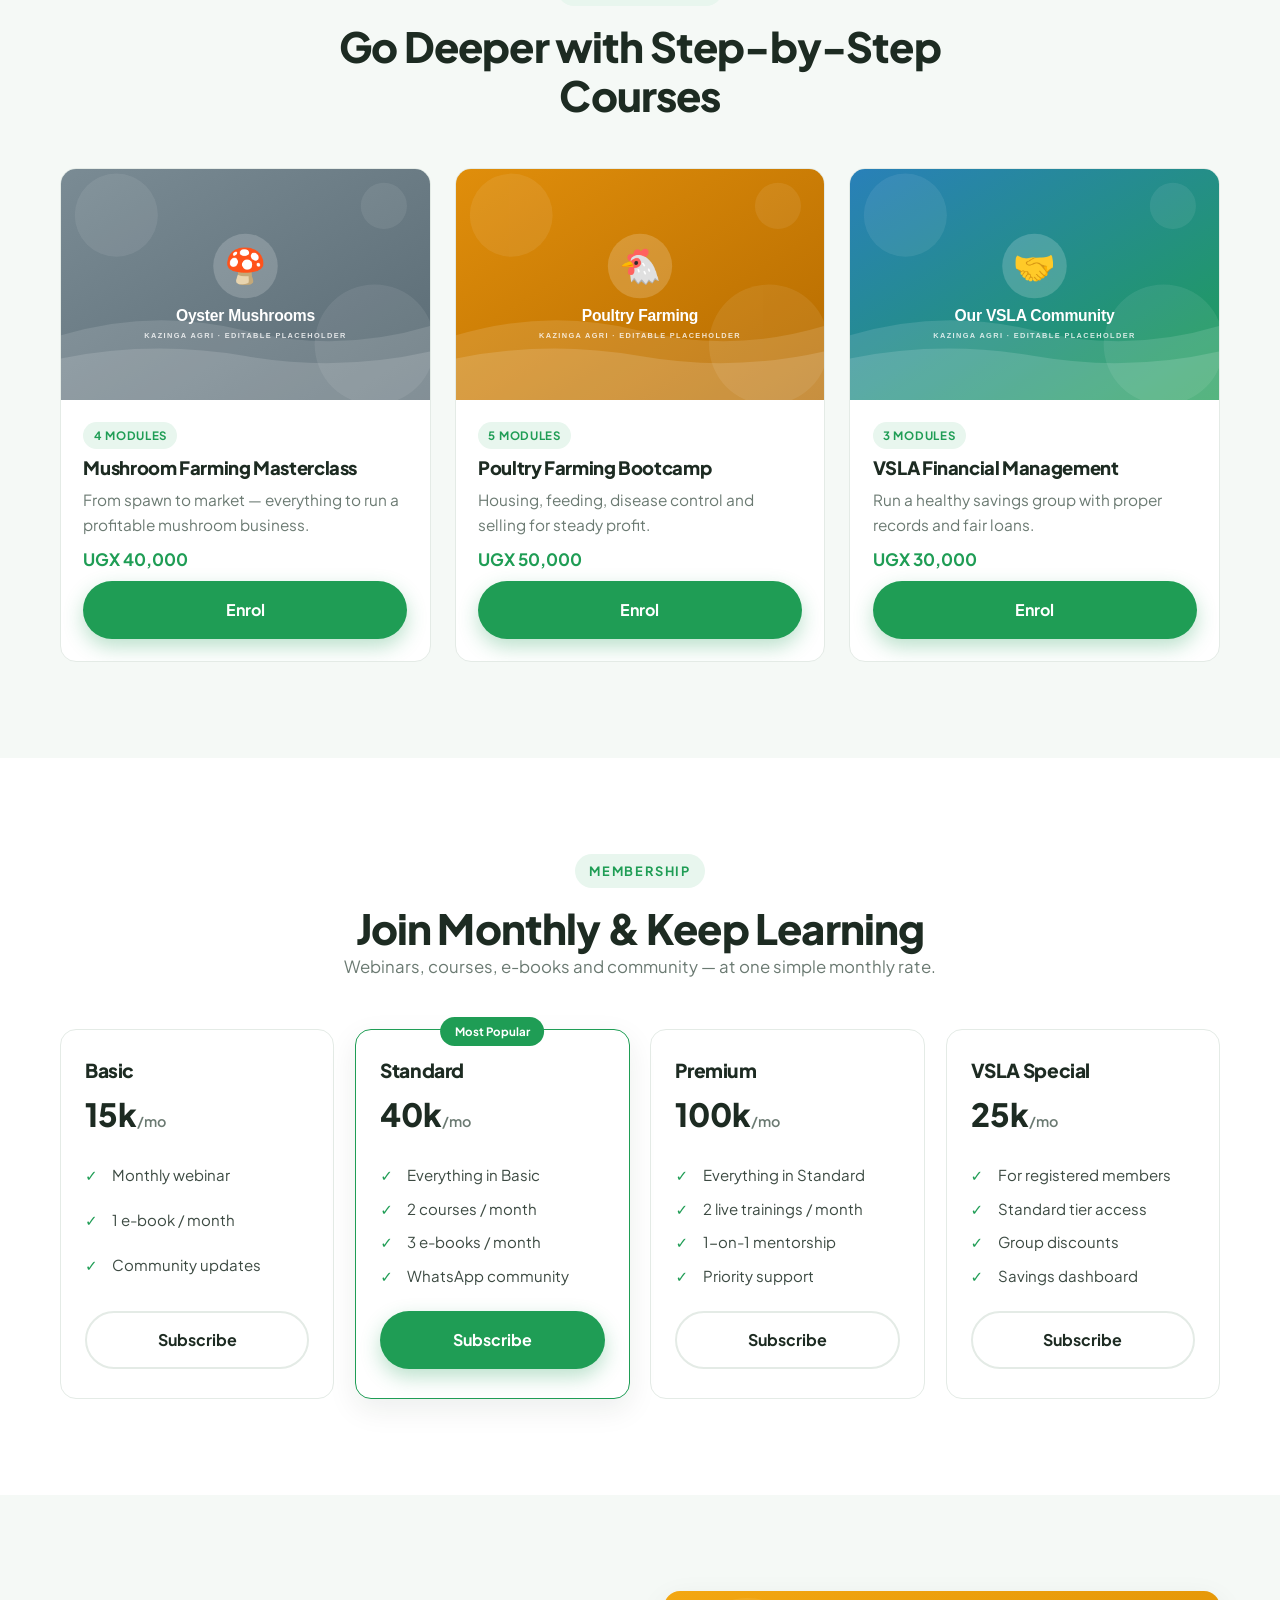
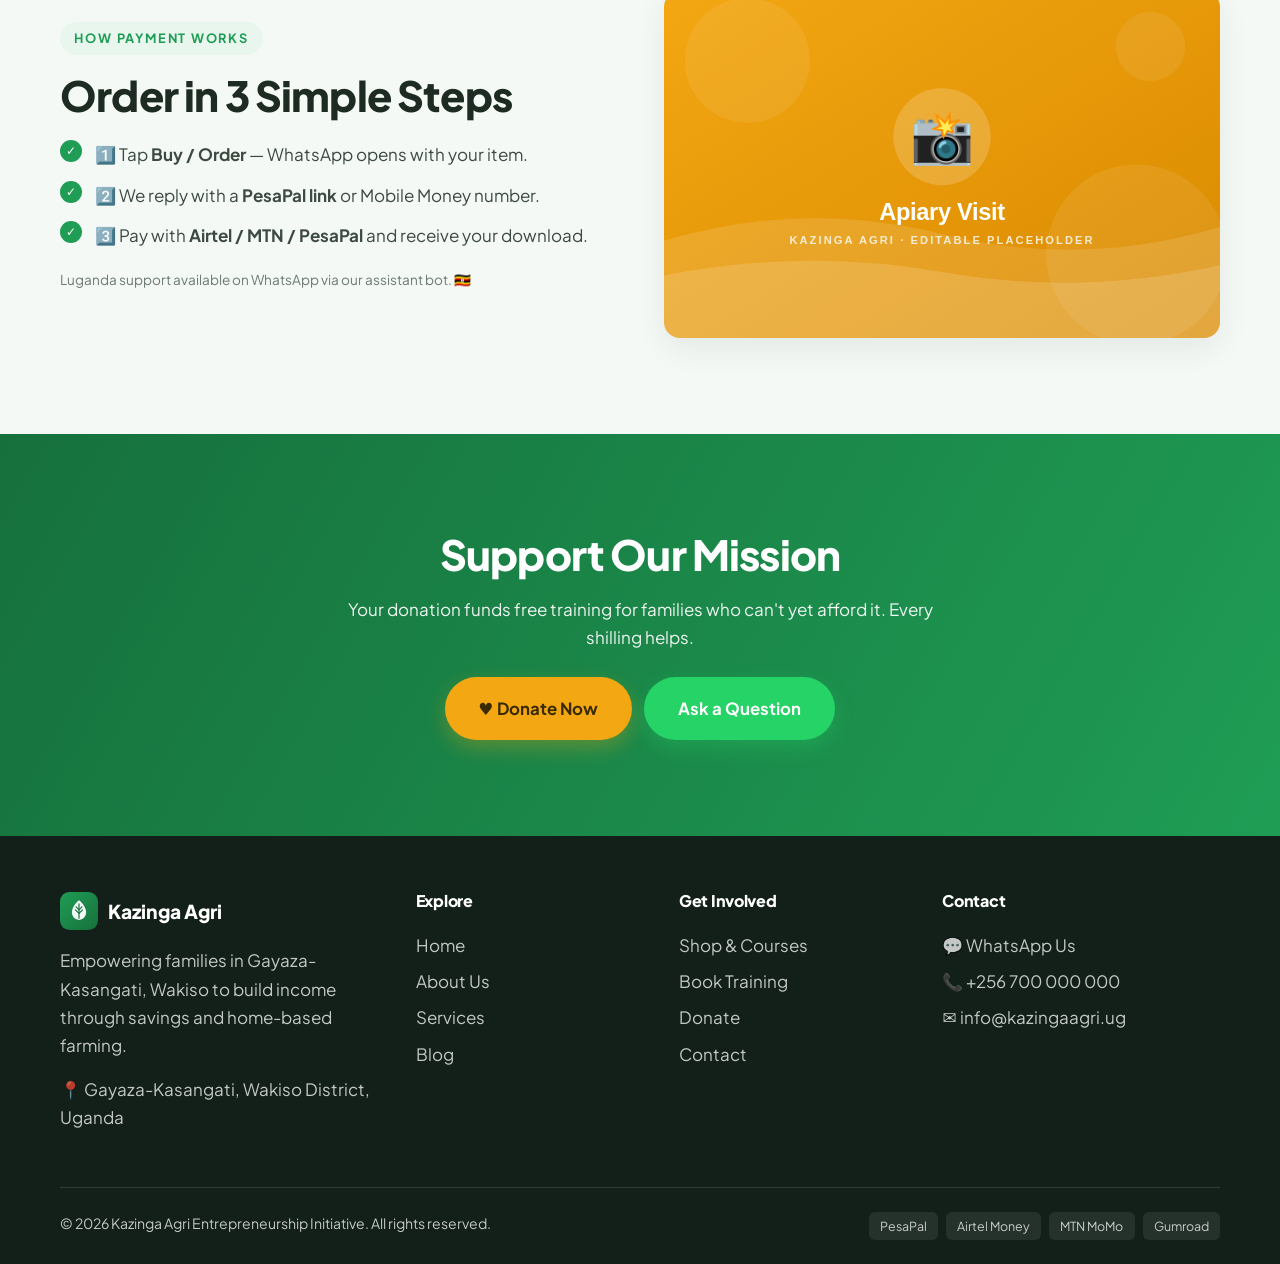
<file: pages/shop.html>
<!DOCTYPE html>
<html lang="en">
<head>
  <meta charset="UTF-8" />
  <meta name="viewport" content="width=device-width, initial-scale=1.0" />
  <title>Shop — E-Books, Courses & Membership | Kazinga Agri</title>
  <meta name="description" content="Buy Kazinga Agri e-books and online courses, or join a monthly membership. Pay with PesaPal, Airtel Money, MTN MoMo or via WhatsApp." />
  <link rel="icon" href="../assets/images/placeholders/logo.svg" />
  <link rel="preconnect" href="https://fonts.googleapis.com" /><link rel="preconnect" href="https://fonts.gstatic.com" crossorigin />
  <link href="https://fonts.googleapis.com/css2?family=Plus+Jakarta+Sans:wght@400;600;700;800&display=swap" rel="stylesheet" />
  <link rel="stylesheet" href="../assets/css/style.css" />
</head>
<body>
  <header class="site-header">
    <div class="container nav">
      <a href="../index.html" class="brand"><img src="../assets/images/placeholders/logo.svg" alt="Kazinga Agri logo" /><span>Kazinga Agri<small>Entrepreneurship Initiative</small></span></a>
      <button class="nav-toggle" aria-label="Toggle menu"><span></span></button>
      <ul class="nav-links">
        <li><a href="../index.html">Home</a></li><li><a href="about.html">About</a></li>
        <li><a href="services.html">Services</a></li><li><a href="shop.html" class="active">Shop</a></li>
        <li><a href="../blog/index.html">Blog</a></li><li><a href="contact.html">Contact</a></li>
        <li class="nav-cta"><a class="btn btn-whatsapp" data-wa="Hello Kazinga Agri!">Chat Now</a></li>
      </ul>
    </div>
  </header>

  <section class="page-hero">
    <div class="container">
      <div class="crumbs"><a href="../index.html">Home</a> / Shop</div>
      <h1>Digital Products & Courses</h1>
      <p>Learn at your own pace with affordable e-books and courses, or join a membership for ongoing training and community.</p>
    </div>
  </section>

  <!-- Payment methods band -->
  <section style="padding-top:2.5rem;padding-bottom:0">
    <div class="container reveal">
      <div class="pay-badges">
        <span class="pay-badge"><i class="dot" style="background:#1f9d55"></i> PesaPal</span>
        <span class="pay-badge"><i class="dot" style="background:#e2001a"></i> Airtel Money</span>
        <span class="pay-badge"><i class="dot" style="background:#ffcc00"></i> MTN MoMo</span>
        <span class="pay-badge"><i class="dot" style="background:#25d366"></i> WhatsApp to Order</span>
        <span class="pay-badge"><i class="dot" style="background:#ff90e8"></i> Gumroad</span>
      </div>
    </div>
  </section>

  <!-- E-books -->
  <section>
    <div class="container">
      <div class="section-head reveal"><span class="eyebrow">E-Books</span><h2>Practical Guides — From UGX 3,000</h2><p>Instant PDF downloads you can read on any phone.</p></div>
      <div class="grid grid-4 reveal">
        <article class="card"><div class="card-img" style="aspect-ratio:4/5"><img src="../assets/images/placeholders/ebook.svg" alt="" loading="lazy" /></div><div class="card-body"><h3>Beekeeping 101</h3><p>Start your first hive and harvest honey.</p><b style="color:var(--green)">UGX 5,000</b><a class="btn btn-primary btn-block" data-wa="Hello Kazinga Agri! I'd like to buy the 'Beekeeping 101' e-book (UGX 5,000).">Buy / Order</a></div></article>
        <article class="card"><div class="card-img" style="aspect-ratio:4/5"><img src="../assets/images/placeholders/ebook.svg" alt="" loading="lazy" /></div><div class="card-body"><h3>Urban Gardening Guide</h3><p>Grow vegetables in sacks and containers.</p><b style="color:var(--green)">UGX 3,000</b><a class="btn btn-primary btn-block" data-wa="Hello Kazinga Agri! I'd like to buy the 'Urban Gardening Guide' e-book (UGX 3,000).">Buy / Order</a></div></article>
        <article class="card"><div class="card-img" style="aspect-ratio:4/5"><img src="../assets/images/placeholders/ebook.svg" alt="" loading="lazy" /></div><div class="card-body"><h3>BSF Farming Startup</h3><p>Turn waste into cheap animal feed.</p><b style="color:var(--green)">UGX 8,000</b><a class="btn btn-primary btn-block" data-wa="Hello Kazinga Agri! I'd like to buy the 'BSF Farming Startup' e-book (UGX 8,000).">Buy / Order</a></div></article>
        <article class="card"><div class="card-img" style="aspect-ratio:4/5"><img src="../assets/images/placeholders/ebook.svg" alt="" loading="lazy" /></div><div class="card-body"><h3>Coffee Processing at Home</h3><p>Add value and earn more per kilo.</p><b style="color:var(--green)">UGX 6,000</b><a class="btn btn-primary btn-block" data-wa="Hello Kazinga Agri! I'd like to buy the 'Coffee Processing at Home' e-book (UGX 6,000).">Buy / Order</a></div></article>
      </div>
    </div>
  </section>

  <!-- Courses -->
  <section class="bg-soft">
    <div class="container">
      <div class="section-head reveal"><span class="eyebrow">Online Courses</span><h2>Go Deeper with Step-by-Step Courses</h2></div>
      <div class="grid grid-3 reveal">
        <article class="card"><div class="card-img"><img src="../assets/images/placeholders/service-mushroom.svg" alt="" loading="lazy" /></div><div class="card-body"><span class="card-tag">4 modules</span><h3>Mushroom Farming Masterclass</h3><p>From spawn to market — everything to run a profitable mushroom business.</p><b style="color:var(--green)">UGX 40,000</b><a class="btn btn-primary btn-block" data-wa="Hello Kazinga Agri! I'd like to enrol in the 'Mushroom Farming Masterclass' (UGX 40,000).">Enrol</a></div></article>
        <article class="card"><div class="card-img"><img src="../assets/images/placeholders/service-poultry.svg" alt="" loading="lazy" /></div><div class="card-body"><span class="card-tag">5 modules</span><h3>Poultry Farming Bootcamp</h3><p>Housing, feeding, disease control and selling for steady profit.</p><b style="color:var(--green)">UGX 50,000</b><a class="btn btn-primary btn-block" data-wa="Hello Kazinga Agri! I'd like to enrol in the 'Poultry Farming Bootcamp' (UGX 50,000).">Enrol</a></div></article>
        <article class="card"><div class="card-img"><img src="../assets/images/placeholders/about.svg" alt="" loading="lazy" /></div><div class="card-body"><span class="card-tag">3 modules</span><h3>VSLA Financial Management</h3><p>Run a healthy savings group with proper records and fair loans.</p><b style="color:var(--green)">UGX 30,000</b><a class="btn btn-primary btn-block" data-wa="Hello Kazinga Agri! I'd like to enrol in the 'VSLA Financial Management' course (UGX 30,000).">Enrol</a></div></article>
      </div>
    </div>
  </section>

  <!-- Membership -->
  <section>
    <div class="container">
      <div class="section-head reveal"><span class="eyebrow">Membership</span><h2>Join Monthly & Keep Learning</h2><p>Webinars, courses, e-books and community — at one simple monthly rate.</p></div>
      <div class="pricing reveal">
        <div class="plan"><h3>Basic</h3><div class="price">15k<small>/mo</small></div><ul><li>Monthly webinar</li><li>1 e-book / month</li><li>Community updates</li></ul><a class="btn btn-outline btn-block" data-wa="Hello Kazinga Agri! I'd like to join the Basic membership (UGX 15,000/month).">Subscribe</a></div>
        <div class="plan featured"><h3>Standard</h3><div class="price">40k<small>/mo</small></div><ul><li>Everything in Basic</li><li>2 courses / month</li><li>3 e-books / month</li><li>WhatsApp community</li></ul><a class="btn btn-primary btn-block" data-wa="Hello Kazinga Agri! I'd like to join the Standard membership (UGX 40,000/month).">Subscribe</a></div>
        <div class="plan"><h3>Premium</h3><div class="price">100k<small>/mo</small></div><ul><li>Everything in Standard</li><li>2 live trainings / month</li><li>1-on-1 mentorship</li><li>Priority support</li></ul><a class="btn btn-outline btn-block" data-wa="Hello Kazinga Agri! I'd like to join the Premium membership (UGX 100,000/month).">Subscribe</a></div>
        <div class="plan"><h3>VSLA Special</h3><div class="price">25k<small>/mo</small></div><ul><li>For registered members</li><li>Standard tier access</li><li>Group discounts</li><li>Savings dashboard</li></ul><a class="btn btn-outline btn-block" data-wa="Hello Kazinga Agri! I'm a VSLA member and want the VSLA Special membership (UGX 25,000/month).">Subscribe</a></div>
      </div>
    </div>
  </section>

  <!-- How to pay -->
  <section class="bg-soft">
    <div class="container split">
      <div class="reveal">
        <span class="eyebrow">How Payment Works</span>
        <h2>Order in 3 Simple Steps</h2>
        <ul style="list-style:none;display:grid;gap:.8rem;margin:1.2rem 0">
          <li style="padding-left:2.2rem;position:relative">1️⃣ Tap <strong>Buy / Order</strong> — WhatsApp opens with your item.</li>
          <li style="padding-left:2.2rem;position:relative">2️⃣ We reply with a <strong>PesaPal link</strong> or Mobile Money number.</li>
          <li style="padding-left:2.2rem;position:relative">3️⃣ Pay with <strong>Airtel / MTN / PesaPal</strong> and receive your download.</li>
        </ul>
        <p class="form-note">Luganda support available on WhatsApp via our assistant bot. 🇺🇬</p>
      </div>
      <div class="reveal"><img src="../assets/images/placeholders/gallery-2.svg" alt="" style="border-radius:var(--radius);box-shadow:var(--shadow)" loading="lazy" /></div>
    </div>
  </section>

  <section class="bg-green cta-band">
    <div class="container reveal">
      <h2>Support Our Mission</h2>
      <p>Your donation funds free training for families who can't yet afford it. Every shilling helps.</p>
      <div class="cta-actions"><a class="btn btn-gold btn-lg" data-donate>♥ Donate Now</a><a class="btn btn-whatsapp btn-lg" data-wa="Hello Kazinga Agri! I have a question about your shop.">Ask a Question</a></div>
    </div>
  </section>

  <footer class="site-footer">
    <div class="container">
      <div class="footer-grid">
        <div><div class="footer-brand"><img src="../assets/images/placeholders/logo.svg" alt="" /> Kazinga Agri</div><p>Empowering families in Gayaza-Kasangati, Wakiso to build income through savings and home-based farming.</p><p>📍 Gayaza-Kasangati, Wakiso District, Uganda</p></div>
        <div><h4>Explore</h4><a href="../index.html">Home</a><a href="about.html">About Us</a><a href="services.html">Services</a><a href="../blog/index.html">Blog</a></div>
        <div><h4>Get Involved</h4><a href="shop.html">Shop & Courses</a><a href="services.html#book">Book Training</a><a data-donate href="#">Donate</a><a href="contact.html">Contact</a></div>
        <div><h4>Contact</h4><a data-wa="Hello Kazinga Agri!">💬 WhatsApp Us</a><a href="tel:+256700000000">📞 +256 700 000 000</a><a href="mailto:info@kazingaagri.ug">✉ info@kazingaagri.ug</a></div>
      </div>
      <div class="footer-bottom"><span>© <span id="year">2026</span> Kazinga Agri Entrepreneurship Initiative. All rights reserved.</span><div class="footer-pay"><span>PesaPal</span><span>Airtel Money</span><span>MTN MoMo</span><span>Gumroad</span></div></div>
    </div>
  </footer>

  <div class="floaters">
    <a class="floater wa" data-wa="Hello Kazinga Agri!" aria-label="Chat on WhatsApp"><span class="tip">Chat on WhatsApp</span><svg viewBox="0 0 24 24" fill="currentColor"><path d="M.06 24l1.69-6.16a11.87 11.87 0 01-1.6-5.96C.16 5.34 5.5 0 12.06 0a11.82 11.82 0 018.41 3.49 11.82 11.82 0 013.48 8.41c0 6.56-5.34 11.9-11.9 11.9a11.9 11.9 0 01-5.7-1.45L.06 24zM6.6 20.13l.36.22a9.86 9.86 0 005.1 1.4 9.9 9.9 0 100-19.8 9.9 9.9 0 00-9.9 9.9 9.86 9.86 0 001.52 5.26l.24.38-1 3.65 3.68-.96z"/></svg></a>
    <a class="floater donate" data-donate aria-label="Donate"><span class="tip">Donate</span><svg viewBox="0 0 24 24" fill="currentColor"><path d="M12 21s-7.5-4.6-10-9.3C.4 8.3 1.9 4.5 5.4 4.5c2 0 3.4 1.1 4.3 2.4l.3.4.3-.4c.9-1.3 2.3-2.4 4.3-2.4 3.5 0 5 3.8 3.4 7.2C19.5 16.4 12 21 12 21z"/></svg></a>
  </div>
  <script src="../assets/js/main.js"></script>
</body>
</html>
</file>
<file: assets/css/style.css>
/* =========================================================
   KAZINGA AGRI — Modern Mobile-First Design System
   ========================================================= */

:root {
  /* Brand palette */
  --green:        #1f9d55;
  --green-dark:   #16703c;
  --green-light:  #e8f6ee;
  --brown:        #8b6914;
  --blue:         #2980b9;
  --gold:         #f3a712;
  --whatsapp:     #25d366;

  /* Neutrals */
  --ink:          #1d2b22;
  --body:         #3c4a42;
  --muted:        #6b7a72;
  --line:         #e4ebe6;
  --bg:           #ffffff;
  --bg-soft:      #f5f9f6;
  --bg-dark:      #122019;

  /* System */
  --radius:       16px;
  --radius-sm:    10px;
  --shadow:       0 10px 30px rgba(18,32,25,.08);
  --shadow-lg:    0 24px 60px rgba(18,32,25,.16);
  --container:    1160px;
  --transition:   .25s cubic-bezier(.4,0,.2,1);
  --font:         'Plus Jakarta Sans', 'Segoe UI', system-ui, -apple-system, sans-serif;
}

* { margin: 0; padding: 0; box-sizing: border-box; }

html { scroll-behavior: smooth; }

body {
  font-family: var(--font);
  font-size: 17px;
  line-height: 1.65;
  color: var(--body);
  background: var(--bg);
  -webkit-font-smoothing: antialiased;
  overflow-x: hidden;
}

img { max-width: 100%; display: block; }
a { color: inherit; text-decoration: none; }

h1, h2, h3, h4 {
  font-family: var(--font);
  color: var(--ink);
  line-height: 1.18;
  font-weight: 800;
  letter-spacing: -.02em;
}
h1 { font-size: clamp(2.1rem, 6vw, 3.6rem); }
h2 { font-size: clamp(1.7rem, 4vw, 2.6rem); }
h3 { font-size: 1.3rem; }

p { margin-bottom: 1rem; }

.container {
  width: 92%;
  max-width: var(--container);
  margin-inline: auto;
}

section { padding: clamp(3.5rem, 8vw, 6rem) 0; }

.eyebrow {
  display: inline-block;
  font-size: .8rem;
  font-weight: 700;
  letter-spacing: .14em;
  text-transform: uppercase;
  color: var(--green);
  background: var(--green-light);
  padding: .4rem .9rem;
  border-radius: 999px;
  margin-bottom: 1rem;
}

.section-head { max-width: 680px; margin: 0 auto 3rem; text-align: center; }
.section-head p { color: var(--muted); font-size: 1.05rem; }
.center { text-align: center; }

/* ---------- Buttons ---------- */
.btn {
  display: inline-flex;
  align-items: center;
  gap: .55rem;
  font-weight: 700;
  font-size: 1rem;
  padding: .85rem 1.6rem;
  border-radius: 999px;
  border: 2px solid transparent;
  cursor: pointer;
  transition: var(--transition);
  white-space: nowrap;
}
.btn svg { width: 20px; height: 20px; }
.btn-primary { background: var(--green); color: #fff; box-shadow: 0 8px 20px rgba(31,157,85,.3); }
.btn-primary:hover { background: var(--green-dark); transform: translateY(-2px); }
.btn-whatsapp { background: var(--whatsapp); color: #fff; box-shadow: 0 8px 20px rgba(37,211,102,.3); }
.btn-whatsapp:hover { filter: brightness(.95); transform: translateY(-2px); }
.btn-gold { background: var(--gold); color: #3a2a00; box-shadow: 0 8px 20px rgba(243,167,18,.3); }
.btn-gold:hover { filter: brightness(.97); transform: translateY(-2px); }
.btn-outline { background: transparent; color: var(--ink); border-color: var(--line); }
.btn-outline:hover { border-color: var(--green); color: var(--green); }
.btn-ghost-light { background: rgba(255,255,255,.15); color: #fff; border-color: rgba(255,255,255,.4); backdrop-filter: blur(4px); }
.btn-ghost-light:hover { background: rgba(255,255,255,.25); }
.btn-lg { padding: 1rem 2rem; font-size: 1.05rem; }
.btn-block { width: 100%; justify-content: center; }

/* ---------- Header / Nav ---------- */
.site-header {
  position: sticky; top: 0; z-index: 100;
  background: rgba(255,255,255,.9);
  backdrop-filter: blur(12px);
  border-bottom: 1px solid var(--line);
}
.nav {
  display: flex; align-items: center; justify-content: space-between;
  height: 72px;
}
.brand { display: flex; align-items: center; gap: .6rem; font-weight: 800; font-size: 1.2rem; color: var(--ink); }
.brand img { width: 40px; height: 40px; }
.brand span small { display: block; font-size: .65rem; font-weight: 600; letter-spacing: .12em; color: var(--green); text-transform: uppercase; }

.nav-links { display: flex; align-items: center; gap: .3rem; list-style: none; }
.nav-links a {
  font-weight: 600; font-size: .96rem; color: var(--body);
  padding: .55rem .85rem; border-radius: 8px; transition: var(--transition);
}
.nav-links a:hover, .nav-links a.active { color: var(--green); background: var(--green-light); }
.nav-cta { margin-left: .6rem; }

.nav-toggle {
  display: none; background: none; border: none; cursor: pointer;
  width: 44px; height: 44px; border-radius: 10px; align-items: center; justify-content: center;
}
.nav-toggle span { display: block; width: 22px; height: 2px; background: var(--ink); position: relative; transition: var(--transition); }
.nav-toggle span::before, .nav-toggle span::after { content: ''; position: absolute; left: 0; width: 22px; height: 2px; background: var(--ink); transition: var(--transition); }
.nav-toggle span::before { top: -7px; }
.nav-toggle span::after { top: 7px; }
.nav-open .nav-toggle span { background: transparent; }
.nav-open .nav-toggle span::before { top: 0; transform: rotate(45deg); }
.nav-open .nav-toggle span::after { top: 0; transform: rotate(-45deg); }

/* ---------- Hero ---------- */
.hero {
  position: relative;
  padding: clamp(3.5rem, 9vw, 6.5rem) 0;
  background:
    linear-gradient(120deg, rgba(18,32,25,.82), rgba(22,112,60,.7)),
    url('../images/placeholders/hero.svg') center/cover no-repeat;
  color: #fff;
  overflow: hidden;
}
.hero h1 { color: #fff; max-width: 14ch; }
.hero p { font-size: 1.15rem; max-width: 52ch; color: rgba(255,255,255,.92); margin-top: 1rem; }
.hero .eyebrow { background: rgba(255,255,255,.16); color: #fff; }
.hero-actions { display: flex; flex-wrap: wrap; gap: .8rem; margin-top: 1.8rem; }
.hero-trust { display: flex; align-items: center; gap: .6rem; margin-top: 2rem; font-size: .92rem; color: rgba(255,255,255,.85); }
.hero-trust strong { color: #fff; }

/* ---------- Stats ---------- */
.stats { display: grid; grid-template-columns: repeat(4, 1fr); gap: 1.2rem; }
.stat {
  background: var(--bg-soft); border: 1px solid var(--line);
  border-radius: var(--radius); padding: 1.6rem 1.2rem; text-align: center;
}
.stat b { display: block; font-size: 2.2rem; color: var(--green); font-weight: 800; line-height: 1; }
.stat span { font-size: .92rem; color: var(--muted); }

/* ---------- Cards grid ---------- */
.grid { display: grid; gap: 1.5rem; }
.grid-2 { grid-template-columns: repeat(2, 1fr); }
.grid-3 { grid-template-columns: repeat(3, 1fr); }
.grid-4 { grid-template-columns: repeat(4, 1fr); }

.card {
  background: #fff; border: 1px solid var(--line); border-radius: var(--radius);
  overflow: hidden; transition: var(--transition); display: flex; flex-direction: column;
}
.card:hover { transform: translateY(-4px); box-shadow: var(--shadow-lg); border-color: transparent; }
.card-img { aspect-ratio: 16/10; background: var(--green-light); overflow: hidden; }
.card-img img { width: 100%; height: 100%; object-fit: cover; }
.card-body { padding: 1.4rem; display: flex; flex-direction: column; gap: .5rem; flex: 1; }
.card-body h3 { font-size: 1.15rem; }
.card-body p { color: var(--muted); font-size: .96rem; margin: 0; }
.card-tag {
  align-self: flex-start; font-size: .72rem; font-weight: 700; text-transform: uppercase; letter-spacing: .06em;
  color: var(--green); background: var(--green-light); padding: .25rem .65rem; border-radius: 999px;
}
.card-link { margin-top: auto; padding-top: .6rem; color: var(--green); font-weight: 700; font-size: .92rem; display: inline-flex; align-items: center; gap: .3rem; }
.card-link::after { content: '→'; transition: var(--transition); }
.card:hover .card-link::after { transform: translateX(4px); }

/* Service card with emoji badge */
.service-card .icon {
  width: 58px; height: 58px; border-radius: 14px; display: grid; place-items: center;
  font-size: 1.8rem; background: var(--green-light); margin-bottom: .4rem;
}
.service-meta { display: flex; gap: 1rem; font-size: .82rem; color: var(--muted); margin-top: .3rem; flex-wrap: wrap; }
.service-meta b { color: var(--ink); }

/* ---------- Feature / split ---------- */
.split { display: grid; grid-template-columns: 1fr 1fr; gap: 3rem; align-items: center; }
.split img { border-radius: var(--radius); box-shadow: var(--shadow); }
.split ul { list-style: none; margin: 1.2rem 0; display: grid; gap: .7rem; }
.split li { padding-left: 2rem; position: relative; }
.split li::before {
  content: '✓'; position: absolute; left: 0; top: 0;
  width: 22px; height: 22px; background: var(--green); color: #fff;
  border-radius: 50%; display: grid; place-items: center; font-size: .75rem; font-weight: 800;
}

.bg-soft { background: var(--bg-soft); }
.bg-green { background: linear-gradient(120deg, var(--green-dark), var(--green)); color: #fff; }
.bg-green h2, .bg-green h3 { color: #fff; }

/* ---------- Testimonials ---------- */
.quote {
  background: #fff; border: 1px solid var(--line); border-radius: var(--radius);
  padding: 1.6rem; display: flex; flex-direction: column; gap: 1rem;
}
.quote p { font-size: 1.02rem; color: var(--body); font-style: italic; margin: 0; }
.quote-by { display: flex; align-items: center; gap: .8rem; }
.quote-by img { width: 46px; height: 46px; border-radius: 50%; }
.quote-by b { display: block; color: var(--ink); }
.quote-by span { font-size: .85rem; color: var(--muted); }
.stars { color: var(--gold); font-size: .95rem; }

/* ---------- Pricing ---------- */
.pricing { display: grid; grid-template-columns: repeat(4, 1fr); gap: 1.3rem; align-items: stretch; }
.plan {
  background: #fff; border: 1px solid var(--line); border-radius: var(--radius);
  padding: 1.8rem 1.5rem; display: flex; flex-direction: column; gap: .4rem; transition: var(--transition);
}
.plan:hover { box-shadow: var(--shadow-lg); transform: translateY(-4px); }
.plan.featured { border-color: var(--green); box-shadow: var(--shadow); position: relative; }
.plan.featured::before {
  content: 'Most Popular'; position: absolute; top: -13px; left: 50%; transform: translateX(-50%);
  background: var(--green); color: #fff; font-size: .72rem; font-weight: 700; padding: .3rem .9rem; border-radius: 999px;
}
.plan h3 { font-size: 1.2rem; }
.plan .price { font-size: 2rem; font-weight: 800; color: var(--ink); }
.plan .price small { font-size: .9rem; font-weight: 600; color: var(--muted); }
.plan ul { list-style: none; margin: 1rem 0; display: grid; gap: .55rem; flex: 1; }
.plan li { padding-left: 1.7rem; position: relative; font-size: .94rem; }
.plan li::before { content: '✓'; position: absolute; left: 0; color: var(--green); font-weight: 800; }

/* ---------- Payment badges ---------- */
.pay-badges { display: flex; flex-wrap: wrap; gap: .8rem; justify-content: center; align-items: center; }
.pay-badge {
  display: inline-flex; align-items: center; gap: .5rem; background: #fff; border: 1px solid var(--line);
  border-radius: 999px; padding: .55rem 1.1rem; font-weight: 700; font-size: .9rem; color: var(--ink);
}
.pay-badge .dot { width: 10px; height: 10px; border-radius: 50%; }

/* ---------- Forms ---------- */
.form { display: grid; gap: 1rem; }
.field { display: grid; gap: .4rem; }
.field label { font-weight: 600; font-size: .9rem; color: var(--ink); }
.field input, .field select, .field textarea {
  font-family: inherit; font-size: 1rem; padding: .8rem 1rem;
  border: 1.5px solid var(--line); border-radius: var(--radius-sm); background: #fff; color: var(--ink);
  transition: var(--transition);
}
.field input:focus, .field select:focus, .field textarea:focus { outline: none; border-color: var(--green); box-shadow: 0 0 0 3px var(--green-light); }
.field textarea { min-height: 130px; resize: vertical; }
.form-note { font-size: .85rem; color: var(--muted); }

/* ---------- Page hero (inner pages) ---------- */
.page-hero {
  background: linear-gradient(120deg, var(--green-dark), var(--green));
  color: #fff; padding: clamp(2.6rem, 7vw, 4.5rem) 0; text-align: center;
}
.page-hero h1 { color: #fff; }
.page-hero p { color: rgba(255,255,255,.9); max-width: 60ch; margin: .8rem auto 0; }
.crumbs { font-size: .85rem; color: rgba(255,255,255,.8); margin-bottom: .8rem; }
.crumbs a:hover { color: #fff; text-decoration: underline; }

/* ---------- CTA band ---------- */
.cta-band { text-align: center; }
.cta-band h2 { max-width: 22ch; margin: 0 auto 1rem; }
.cta-band p { max-width: 50ch; margin: 0 auto 1.6rem; opacity: .92; }
.cta-actions { display: flex; gap: .8rem; justify-content: center; flex-wrap: wrap; }

/* ---------- Article ---------- */
.article { max-width: 760px; margin: 0 auto; }
.article img { border-radius: var(--radius); margin: 1.5rem 0; }
.article h2 { margin: 2rem 0 .8rem; }
.article h3 { margin: 1.6rem 0 .6rem; }
.article p, .article li { font-size: 1.08rem; color: var(--body); }
.article ul, .article ol { margin: 0 0 1.2rem 1.4rem; display: grid; gap: .5rem; }
.article-meta { display: flex; gap: 1rem; flex-wrap: wrap; color: var(--muted); font-size: .9rem; margin-bottom: 1rem; }
.callout {
  background: var(--green-light); border-left: 4px solid var(--green); border-radius: var(--radius-sm);
  padding: 1.2rem 1.4rem; margin: 1.5rem 0;
}
.callout p:last-child { margin: 0; }
.share { display: flex; gap: .6rem; flex-wrap: wrap; align-items: center; margin: 2rem 0; }
.share span { font-weight: 700; color: var(--ink); }
.share a { width: 42px; height: 42px; border-radius: 50%; display: grid; place-items: center; background: var(--bg-soft); border: 1px solid var(--line); transition: var(--transition); }
.share a:hover { background: var(--green); color: #fff; border-color: var(--green); }
.share a svg { width: 18px; height: 18px; }

/* ---------- Floating buttons ---------- */
.floaters { position: fixed; right: 18px; bottom: 18px; z-index: 90; display: flex; flex-direction: column; gap: .7rem; }
.floater {
  width: 58px; height: 58px; border-radius: 50%; display: grid; place-items: center;
  color: #fff; box-shadow: var(--shadow-lg); transition: var(--transition); position: relative;
}
.floater svg { width: 28px; height: 28px; }
.floater:hover { transform: scale(1.08); }
.floater.wa { background: var(--whatsapp); animation: pulse 2.5s infinite; }
.floater.donate { background: var(--gold); color: #3a2a00; }
.floater .tip {
  position: absolute; right: 70px; top: 50%; transform: translateY(-50%);
  background: var(--ink); color: #fff; font-size: .8rem; font-weight: 600; padding: .4rem .75rem;
  border-radius: 8px; white-space: nowrap; opacity: 0; pointer-events: none; transition: var(--transition);
}
.floater:hover .tip { opacity: 1; }
@keyframes pulse {
  0% { box-shadow: 0 0 0 0 rgba(37,211,102,.5); }
  70% { box-shadow: 0 0 0 16px rgba(37,211,102,0); }
  100% { box-shadow: 0 0 0 0 rgba(37,211,102,0); }
}

/* ---------- Footer ---------- */
.site-footer { background: var(--bg-dark); color: rgba(255,255,255,.75); padding: 3.5rem 0 1.5rem; }
.footer-grid { display: grid; grid-template-columns: 1.4fr 1fr 1fr 1.2fr; gap: 2rem; }
.site-footer h4 { color: #fff; font-size: 1rem; margin-bottom: 1rem; }
.site-footer a { color: rgba(255,255,255,.75); display: block; padding: .25rem 0; transition: var(--transition); }
.site-footer a:hover { color: var(--green); }
.footer-brand { display: flex; align-items: center; gap: .6rem; color: #fff; font-weight: 800; font-size: 1.2rem; margin-bottom: 1rem; }
.footer-brand img { width: 38px; }
.footer-bottom { border-top: 1px solid rgba(255,255,255,.12); margin-top: 2.5rem; padding-top: 1.5rem; display: flex; justify-content: space-between; flex-wrap: wrap; gap: 1rem; font-size: .88rem; }
.footer-pay { display: flex; gap: .5rem; flex-wrap: wrap; }
.footer-pay span { background: rgba(255,255,255,.08); padding: .25rem .7rem; border-radius: 6px; font-size: .78rem; }

/* ---------- Reveal animation ---------- */
.reveal { opacity: 0; transform: translateY(24px); transition: opacity .6s ease, transform .6s ease; }
.reveal.in { opacity: 1; transform: none; }

/* =========================================================
   RESPONSIVE
   ========================================================= */
@media (max-width: 980px) {
  .grid-4 { grid-template-columns: repeat(2, 1fr); }
  .pricing { grid-template-columns: repeat(2, 1fr); }
  .stats { grid-template-columns: repeat(2, 1fr); }
  .split { grid-template-columns: 1fr; gap: 2rem; }
  .split .split-img-wrap { order: -1; }
  .footer-grid { grid-template-columns: 1fr 1fr; }
}

@media (max-width: 760px) {
  body { font-size: 16px; }
  .nav-links {
    position: fixed; inset: 72px 0 auto 0; flex-direction: column; align-items: stretch; gap: 0;
    background: #fff; border-bottom: 1px solid var(--line); padding: .8rem 5%;
    transform: translateY(-120%); opacity: 0; pointer-events: none; transition: var(--transition);
    box-shadow: var(--shadow);
  }
  .nav-open .nav-links { transform: none; opacity: 1; pointer-events: auto; }
  .nav-links a { padding: .9rem .5rem; border-radius: 8px; }
  .nav-links .nav-cta { margin: .5rem 0 0; }
  .nav-links .btn { width: 100%; justify-content: center; }
  .nav-toggle { display: flex; }
}

@media (max-width: 560px) {
  .grid-2, .grid-3, .grid-4, .pricing { grid-template-columns: 1fr; }
  .stats { grid-template-columns: repeat(2, 1fr); gap: .8rem; }
  .stat { padding: 1.2rem .8rem; }
  .stat b { font-size: 1.7rem; }
  .footer-grid { grid-template-columns: 1fr; }
  .hero-actions .btn { flex: 1; justify-content: center; }
}

@media (prefers-reduced-motion: reduce) {
  * { animation: none !important; scroll-behavior: auto; }
  .reveal { opacity: 1; transform: none; }
}
</file>
